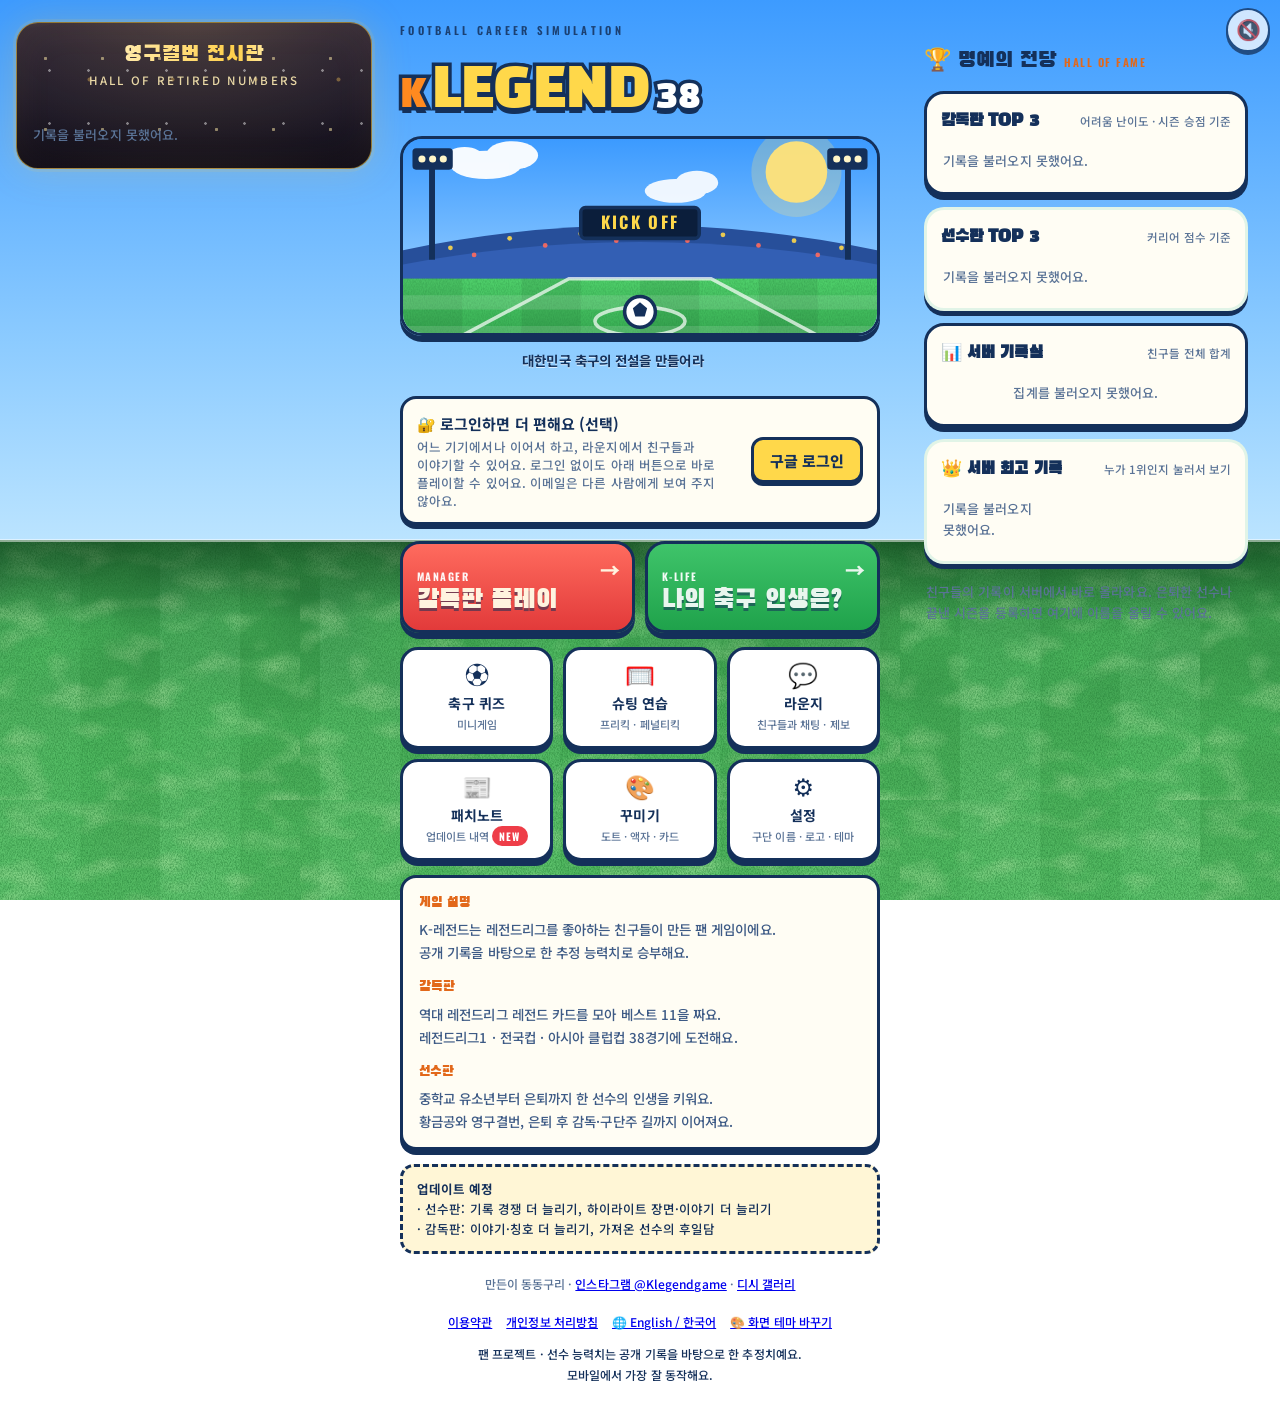
<file: index.html>
<!doctype html>
<html lang="ko">
<head>
<meta charset="utf-8">
<meta name="viewport" content="width=device-width, initial-scale=1, viewport-fit=cover">
<meta name="theme-color" content="#05070f">
<link rel="manifest" href="manifest.webmanifest">
<link rel="apple-touch-icon" href="img/apple-touch-icon.png">
<title>K-레전드 | 대한민국 축구의 전설을 만들어라</title>
<meta property="og:type" content="website">
<meta property="og:site_name" content="K-레전드">
<meta property="og:title" content="K-레전드 | 대한민국 축구의 전설을 만들어라">
<meta property="og:description" content="중학교 유소년부터 은퇴까지, 한 선수의 인생을 키우는 축구 커리어 시뮬레이션. 훈련·이적·국가대표·황금공까지 당신의 선택으로 전설을 만드세요.">
<meta property="og:url" content="https://klegendgame.com/">
<meta property="og:image" content="https://klegendgame.com/img/og.jpg">
<meta property="og:image:width" content="800"><meta property="og:image:height" content="420">
<meta name="twitter:card" content="summary_large_image"><meta name="twitter:title" content="K-레전드 | 대한민국 축구의 전설을 만들어라"><meta name="twitter:description" content="중학교 유소년부터 은퇴까지, 한 선수의 인생을 키우는 축구 커리어 시뮬레이션. 훈련·이적·국가대표·황금공까지 당신의 선택으로 전설을 만드세요."><meta name="twitter:image" content="https://klegendgame.com/img/og.jpg">
<link rel="canonical" href="https://klegendgame.com/">
<meta name="description" content="중학교 유소년부터 은퇴까지, 한 선수의 인생을 키우는 축구 커리어 시뮬레이션. 훈련·이적·국가대표·황금공까지 당신의 선택으로 전설을 만드세요.">
<link rel="preconnect" href="https://fonts.googleapis.com">
<link rel="preconnect" href="https://fonts.gstatic.com" crossorigin>
<link rel="stylesheet" href="https://fonts.googleapis.com/css2?family=Black+Han+Sans&family=Oswald:wght@500;600;700&family=Noto+Sans+KR:wght@400;500;700&family=Noto+Serif+KR:wght@600;700;800&display=swap">
<style>
:root{--bg0:#05070f;--panel:#0e1631;--panel2:#142046;--line:rgba(120,150,255,.18);--txt:#eaf0ff;--muted:#8d9bc4;--acc:#19f2a3;--acc-ink:#04281b;--acc2:#27d7ff;--gold:#ffcf4a;
 --f-head:"Black Han Sans","Noto Sans KR",system-ui,sans-serif;--f-num:"Oswald","Noto Sans KR",system-ui,sans-serif;--f-body:"Noto Sans KR",system-ui,-apple-system,"Apple SD Gothic Neo","Malgun Gothic",sans-serif;color-scheme:dark}
*{box-sizing:border-box;margin:0;padding:0;-webkit-tap-highlight-color:transparent}
html{background:var(--bg0)}
body{min-height:100dvh;color:var(--txt);font:15px/1.55 var(--f-body);display:flex;justify-content:center;
 background:radial-gradient(900px 520px at 85% -8%,rgba(60,90,255,.28),transparent 60%),radial-gradient(700px 420px at -8% 12%,rgba(25,242,163,.14),transparent 60%),linear-gradient(180deg,#070c1c,#05070f 40%);background-attachment:fixed;
 padding:env(safe-area-inset-top,0) 0 env(safe-area-inset-bottom,0)}
main{width:100%;max-width:480px;padding:22px 16px 40px;display:grid;gap:14px;align-content:start}
.wrap{width:100%;max-width:480px;display:grid;grid-template-areas:"m" "j" "h"}
.wrap>main{grid-area:m}.wrap>#jerCol{grid-area:j;padding:0 16px}.wrap>#hofCol{grid-area:h}
.col{display:grid;gap:14px;align-content:start}
@media(min-width:900px){body{justify-content:center}.wrap{max-width:1020px;grid-template-columns:480px 1fr;grid-template-areas:"m h" "j h";gap:20px 28px;padding:22px 16px 40px;align-items:start}.wrap>main{padding:0;max-width:none}.wrap>#jerCol,.wrap>#hofCol{padding:0}}
@media(min-width:1280px){.wrap{max-width:1500px;grid-template-columns:1fr 480px 1fr;grid-template-areas:"j m h";gap:28px}}
.hof{display:grid;gap:12px}
.hof h2{font-family:var(--f-head);font-weight:400;font-size:22px;display:flex;align-items:center;gap:8px}
.hof h2 small{font:600 11px var(--f-num);letter-spacing:.14em;color:var(--gold)}
.board{border-radius:20px;padding:14px;background:linear-gradient(160deg,rgba(255,207,74,.10),rgba(14,22,49,.9) 40%);border:1px solid rgba(255,207,74,.28);display:grid;gap:10px;position:relative;overflow:hidden}
.board.p{background:linear-gradient(160deg,rgba(39,215,255,.10),rgba(14,22,49,.9) 40%);border-color:rgba(39,215,255,.28)}
.board .bt{display:flex;justify-content:space-between;align-items:baseline}
.board .bt b{font-family:var(--f-head);font-weight:400;font-size:17px}
.board .bt small{color:var(--muted);font-size:11.5px}
.rk{width:100%;text-align:left;color:inherit;font:inherit;cursor:pointer;display:grid;grid-template-columns:44px 1fr auto;gap:10px;align-items:center;padding:10px 12px;border-radius:14px;background:rgba(255,255,255,.04);border:1px solid var(--line)}
.rk .no{width:40px;height:40px;border-radius:50%;display:grid;place-items:center;font:700 19px var(--f-num);color:#1a1300}
.rk.r1{background:linear-gradient(90deg,rgba(255,207,74,.22),rgba(255,255,255,.03));border-color:rgba(255,207,74,.6);box-shadow:0 0 22px rgba(255,207,74,.18)}
.rk.r1 .no{background:linear-gradient(135deg,#ffe38a,#e0a82a)}
.rk.r2 .no{background:linear-gradient(135deg,#f2f5ff,#aab4cf)}
.rk.r3 .no{background:linear-gradient(135deg,#f0c19a,#c07a3b)}
.rk .who{min-width:0}.rk .who b{display:block;font-size:15px;white-space:nowrap;overflow:hidden;text-overflow:ellipsis}
.rk .who small{display:block;color:var(--muted);font-size:12px;white-space:nowrap;overflow:hidden;text-overflow:ellipsis}
.rk .sc{text-align:right;font:700 20px var(--f-num);color:var(--gold)}
.rk .sc small{display:block;font:500 11px var(--f-body);color:var(--muted)}
.rk.r1 .who b{font-size:17px}
.empty{color:var(--muted);font-size:13px;padding:6px 2px}
/* ===== 영구결번 전시관 ===== */
.jersey{position:relative;overflow:hidden;border-radius:22px;padding:18px 14px 16px;display:grid;gap:12px;
 background:radial-gradient(520px 300px at 50% -6%,rgba(255,214,120,.22),transparent 62%),linear-gradient(180deg,#1b1530 0%,#120f24 55%,#0a0816 100%);
 border:1px solid rgba(255,207,74,.55);box-shadow:0 0 0 3px rgba(255,207,74,.10),0 0 38px rgba(255,190,60,.22),inset 0 0 40px rgba(255,200,90,.07)}
.jersey::before{content:"";position:absolute;inset:0;pointer-events:none;background:conic-gradient(from 200deg at 50% -12%,transparent 0 62deg,rgba(255,225,150,.16) 70deg,transparent 80deg 100deg,rgba(255,225,150,.12) 108deg,transparent 118deg 360deg);animation:beam 7s ease-in-out infinite alternate}
.jersey::after{content:"";position:absolute;inset:0;pointer-events:none;background-image:radial-gradient(circle,rgba(255,236,170,.95) 1.3px,transparent 2px),radial-gradient(circle,rgba(255,255,255,.8) 1px,transparent 1.6px),radial-gradient(circle,rgba(255,200,90,.7) 1.6px,transparent 2.4px);background-size:57px 71px,39px 53px,83px 97px;background-position:0 0,13px 21px,31px 8px;opacity:.55;animation:tw 4.5s linear infinite}
@keyframes beam{from{transform:rotate(-3deg);opacity:.75}to{transform:rotate(3deg);opacity:1}}
@keyframes tw{0%{background-position:0 0,13px 21px,31px 8px;opacity:.35}50%{opacity:.75}100%{background-position:0 71px,13px 74px,31px 105px;opacity:.35}}
.jersey>*{position:relative;z-index:1}
.jersey .bt{display:grid;justify-items:center;text-align:center;gap:2px}
.jersey .bt b{font:400 22px var(--f-head);letter-spacing:.04em;background:linear-gradient(90deg,#ffe9a8,#ffcf4a 40%,#fff3c4 55%,#ffcf4a 70%,#ffe9a8);background-size:200% 100%;-webkit-background-clip:text;background-clip:text;color:transparent;animation:shine2 3.2s linear infinite}
.jersey .bt small{color:#e9d8a6;font-size:11.5px;letter-spacing:.2em}
@keyframes shine2{to{background-position:-200% 0}}
.jstat{display:flex;gap:16px;justify-content:center;color:var(--muted);font-size:12.5px}.jstat b{color:var(--gold);font:700 20px var(--f-num);text-shadow:0 0 12px rgba(255,200,60,.6)}
.jwall{display:grid;grid-template-columns:repeat(2,1fr);gap:14px 10px;padding-top:6px}
.jw{position:relative;color:inherit;font:inherit;cursor:pointer;display:grid;justify-items:center;gap:3px;padding:26px 6px 10px;border-radius:16px;overflow:hidden;
 background:radial-gradient(130px 130px at 50% 38%,rgba(255,214,120,.20),transparent 70%),linear-gradient(180deg,rgba(255,255,255,.05),rgba(255,255,255,.015));
 border:1px solid rgba(255,207,74,.35);box-shadow:inset 0 0 22px rgba(255,200,90,.08),0 8px 18px rgba(0,0,0,.35);transition:transform .2s,box-shadow .2s}
.jw::before{content:"";position:absolute;left:50%;top:0;width:2px;height:20px;background:linear-gradient(#ffe9a8,rgba(255,207,74,.2));transform:translateX(-50%)}
.jw::after{content:"";position:absolute;top:0;left:-60%;width:40%;height:100%;background:linear-gradient(100deg,transparent,rgba(255,255,255,.22),transparent);transform:skewX(-18deg);animation:glint 5.5s ease-in-out infinite}
.jw:nth-child(2n)::after{animation-delay:1.4s}.jw:nth-child(3n)::after{animation-delay:2.8s}
@keyframes glint{0%,70%{left:-60%}100%{left:140%}}
.jw:hover{transform:translateY(-3px);box-shadow:inset 0 0 26px rgba(255,200,90,.14),0 12px 24px rgba(0,0,0,.45),0 0 22px rgba(255,200,90,.3)}
.jw svg{width:100%;max-width:150px;height:auto;filter:drop-shadow(0 8px 14px rgba(0,0,0,.55)) drop-shadow(0 0 10px rgba(255,214,120,.25));transform-origin:50% 0;animation:sway 3.4s ease-in-out infinite}
.jw:nth-child(2n) svg{animation-delay:-1.4s}.jw:nth-child(3n) svg{animation-delay:-2.6s}
@keyframes sway{0%,100%{transform:rotate(-5deg) translateX(-2px)}50%{transform:rotate(5deg) translateX(2px)}}
.jw.mid{padding-top:30px}.jw.mid svg{max-width:120px}.jw.mid .plaque b{font-size:13px}.jw.mid .plaque small{font-size:10.5px}
.jminis{grid-column:1/-1;display:grid;grid-template-columns:repeat(4,1fr);gap:8px 6px;padding-top:4px}
.jmini{color:inherit;font:inherit;cursor:pointer;display:grid;justify-items:center;gap:1px;padding:6px 2px;border-radius:12px;background:rgba(255,255,255,.04);border:1px solid rgba(255,207,74,.22);min-height:44px}
.jmini svg{width:100%;max-width:52px;height:auto;transform-origin:50% 0;animation:sway 3s ease-in-out infinite}.jmini:nth-child(2n) svg{animation-delay:-1.1s}.jmini:nth-child(3n) svg{animation-delay:-2.2s}.jmini b{font-size:11px;max-width:100%;white-space:nowrap;overflow:hidden;text-overflow:ellipsis}.jmini small{font-size:9.5px;color:var(--muted);max-width:100%;white-space:nowrap;overflow:hidden;text-overflow:ellipsis}
.jmore{grid-column:1/-1;text-align:center;color:var(--muted);font-size:12px;margin:0}
.jw.big{grid-column:1/-1;padding-top:30px;border-color:rgba(255,207,74,.8);box-shadow:inset 0 0 30px rgba(255,200,90,.16),0 10px 24px rgba(0,0,0,.45),0 0 30px rgba(255,190,60,.32)}
.jw.big svg{max-width:190px}
.jw .new{position:absolute;right:8px;top:8px;font:700 10px var(--f-num);letter-spacing:.12em;padding:2px 8px;border-radius:999px;background:linear-gradient(90deg,#ffcf4a,#ff9d2e);color:#3a2300;box-shadow:0 0 10px rgba(255,190,60,.6);z-index:2}
.plaque{display:grid;justify-items:center;gap:1px;width:100%;margin-top:2px;padding:6px 8px;border-radius:10px;background:linear-gradient(180deg,#e9c46a,#b88a20);color:#2a1a00;box-shadow:inset 0 1px 0 rgba(255,255,255,.55),0 2px 6px rgba(0,0,0,.4)}
.plaque b{font-size:14px;max-width:100%;white-space:nowrap;overflow:hidden;text-overflow:ellipsis;color:#2a1a00}
.plaque .pq{font-style:normal;font-size:11px;line-height:1.35;color:#3a2600;text-align:center;margin-top:3px;padding-top:3px;border-top:1px solid rgba(74,48,0,.3);display:-webkit-box;-webkit-line-clamp:3;-webkit-box-orient:vertical;overflow:hidden}
.plaque small{font-size:11px;color:#4a3000;max-width:100%;white-space:nowrap;overflow:hidden;text-overflow:ellipsis}
@media(prefers-reduced-motion:reduce){.jersey::before,.jersey::after,.jw::after,.jw svg,.jmini svg,.jersey .bt b{animation:none}}
.jc{display:grid;grid-template-columns:auto 1fr;gap:2px 10px;align-items:center;padding:8px 10px;border-radius:12px;background:rgba(255,255,255,.04);border:1px solid var(--line)}
.jc .n{grid-row:span 2;font:700 26px var(--f-num);color:#ffd1d1;min-width:34px;text-align:center;text-shadow:0 0 14px rgba(255,90,90,.55)}
.jc b{font-size:13.5px;white-space:nowrap;overflow:hidden;text-overflow:ellipsis}.jc small{color:var(--muted);font-size:11.5px;white-space:nowrap;overflow:hidden;text-overflow:ellipsis}
.recgrid{display:grid;grid-template-columns:1fr 1fr;gap:8px}
.rec{color:inherit;font:inherit;text-align:left;cursor:pointer;display:grid;gap:1px;padding:9px 10px;border-radius:12px;background:rgba(255,255,255,.04);border:1px solid var(--line)}
.rec small{color:var(--muted);font-size:11.5px}.rec b{font:700 20px var(--f-num);color:var(--gold)}.rec span{font-size:12.5px;white-space:nowrap;overflow:hidden;text-overflow:ellipsis}
@media(max-width:560px){.recgrid{grid-template-columns:1fr 1fr}}
.jstat{display:flex;gap:14px;color:var(--muted);font-size:12.5px}.jstat b{color:var(--gold);font:700 18px var(--f-num)}

.brand{display:flex;align-items:baseline;gap:6px;font-family:var(--f-head);font-size:30px;line-height:1}
.brand .k{color:var(--acc);font-size:38px}.brand b{font-weight:400;color:var(--gold);font-size:38px}
.sub{color:var(--muted);font-size:13.5px;margin-top:-6px}
.modes{display:grid;grid-template-columns:1fr 1fr;gap:10px}
.mode{position:relative;display:grid;gap:2px;padding:14px 14px 12px;border-radius:16px;text-decoration:none;color:#04281b;min-height:92px;align-content:end;overflow:hidden}
.mode.m{background:linear-gradient(135deg,var(--acc),#12c987)}.mode.p{background:linear-gradient(135deg,var(--acc2),#2f9bff);color:#041c2b}
.mode small{font:700 10.5px var(--f-num);letter-spacing:.14em;opacity:.7}.mode b{font:400 20px/1.15 var(--f-head)}
.mode i{position:absolute;right:12px;top:10px;font-style:normal;font-weight:900;font-size:20px}
.mode .save{font-size:11.5px;color:inherit;opacity:.85;min-height:0;font-weight:700}
.plink{display:flex;align-items:center;gap:8px;min-height:44px;padding:0 14px;border-radius:14px;border:1px solid var(--line);background:rgba(255,255,255,.04);color:var(--txt);text-decoration:none;font-weight:700;font-size:14px}
.newdot{font:700 10.5px var(--f-num);letter-spacing:.1em;padding:2px 7px;border-radius:999px;background:#ff4d6d;color:#fff}
.modeinfo{color:var(--muted);font-size:12.5px;margin-top:-4px}.modeinfo b{color:var(--txt)}
.card{display:grid;gap:10px;padding:18px 16px;border-radius:20px;text-decoration:none;color:inherit;background:linear-gradient(135deg,var(--panel2),var(--panel));border:1px solid var(--line);position:relative;overflow:hidden;min-height:150px}
.card::after{content:"";position:absolute;right:-30px;top:-30px;width:140px;height:140px;border-radius:50%;opacity:.18}
.card.m::after{background:var(--acc)}.card.p::after{background:var(--acc2)}
.card small{color:var(--acc);font-family:var(--f-num);letter-spacing:.14em;font-weight:600}
.card h2{font-family:var(--f-head);font-weight:400;font-size:26px;line-height:1.2}
.card p{color:var(--muted);font-size:13.5px}
.card .go{margin-top:4px;display:flex;justify-content:space-between;align-items:center;min-height:50px;padding:0 18px;border-radius:14px;background:linear-gradient(90deg,var(--acc),#12c987);color:var(--acc-ink);font-weight:900}
.card.p .go{background:linear-gradient(90deg,var(--acc2),#2f9bff)}
.save{font-size:12.5px;color:var(--gold);min-height:18px}
.soon{padding:12px 14px;border-radius:14px;border:1px dashed var(--line);color:var(--muted);font-size:12.5px}
@media(max-width:560px){.jersey{padding:14px 10px}.jwall{grid-template-columns:repeat(2,1fr);gap:12px 8px}.jw svg{max-width:112px}.jw.big svg{max-width:150px}.hof h2{font-size:19px}.board{padding:12px}.rk{padding:8px 10px}.rk .who small{white-space:normal}}
footer{color:var(--muted);font-size:12px;text-align:center;line-height:1.7;margin-top:6px}
body{word-break:keep-all;overflow-wrap:break-word;-webkit-text-size-adjust:100%;text-size-adjust:100%}
.livefeed{display:grid;gap:6px;margin-top:8px}.lf{display:flex;gap:6px;align-items:baseline;font-size:12.5px;padding:7px 10px;border-radius:10px;background:rgba(255,255,255,.04);border:1px solid var(--line)}.lf small{margin-left:auto;color:var(--muted);white-space:nowrap}.lf b{white-space:nowrap}
.acct{margin:10px 0 2px;padding:12px 14px;border-radius:16px;background:#fffdf3;border:3px solid #14305a;box-shadow:0 4px 0 #14305a;color:#14305a;display:flex;align-items:center;gap:12px}.acct b{font-size:15px}.acct small{display:block;font-size:12.5px;color:#4a6288;line-height:1.45;margin-top:2px}.acct .gbtn{flex:none;min-height:46px;padding:0 16px;border-radius:12px;border:3px solid #14305a;background:#ffd84a;font:800 15px "Noto Sans KR",sans-serif;color:#14305a;box-shadow:0 3px 0 #14305a;cursor:pointer}.acct .gbtn:active{transform:translateY(2px);box-shadow:0 1px 0 #14305a}.acct .gbtn.ghost{background:#e8f4ff}
.menugrid{display:grid;grid-template-columns:repeat(3,1fr);gap:10px}
.mbtn{display:grid;justify-items:center;align-content:center;gap:2px;min-height:96px;padding:12px 6px;border-radius:16px;text-decoration:none;color:var(--txt);background:rgba(255,255,255,.05);border:1px solid var(--line);text-align:center;transition:transform .12s,background .2s}
.mbtn i{font-style:normal;font-size:24px;line-height:1}.mbtn b{font-size:14px;margin-top:4px}.mbtn small{font-size:11px;color:var(--muted)}
.mbtn:active{transform:scale(.97)}
.about{display:grid;gap:4px;padding:14px 16px;border-radius:16px;background:rgba(255,255,255,.035);border:1px solid var(--line)}
.about h3{font-size:14px;margin-top:8px;color:var(--acc)}.about h3:first-child{margin-top:0}
.about p{font-size:13.5px;line-height:1.7;color:var(--muted)}
/* 감독판은 디버깅이 끝날 때까지 화면에서만 숨겨 둬요. 다시 보이려면 <body class="show-mgr"> 로 바꾸세요 (파일은 그대로 있어요) */
#pwaBtn[hidden]{display:none!important}
body:not(.show-mgr) .mgr-only{display:none!important}
body:not(.show-mgr) .modes{grid-template-columns:1fr!important}.sub{padding-right:54px}
</style>
<link rel="stylesheet" href="css/matchday.css">
<link rel="stylesheet" href="css/arcade.css">
<link rel="stylesheet" href="css/cosmetics.css">
</head>
<body class="show-mgr">
<div class="wrap">
<main>
  <div class="brand"><span class="k">K</span>LEGEND<b class="mgr-only">38</b></div>
  <div class="arc-hero" aria-hidden="true"><svg viewBox="0 0 400 200" preserveAspectRatio="xMidYMid slice">
   <defs><filter id="ah-grain" x="0" y="0" width="100%" height="100%"><feTurbulence type="fractalNoise" baseFrequency="1.1 .5" numOctaves="2" seed="5"/><feColorMatrix values="0 0 0 0 .02 0 0 0 0 .24 0 0 0 0 .05 0 0 0 1.2 -.4"/></filter><linearGradient id="ah-sky" x1="0" y1="0" x2="0" y2="1"><stop offset="0" stop-color="#2f93ff"/><stop offset="1" stop-color="#b9e2ff"/></linearGradient>
   <linearGradient id="ah-grass" x1="0" y1="0" x2="0" y2="1"><stop offset="0" stop-color="#4fcf6a"/><stop offset="1" stop-color="#2f9f4a"/></linearGradient></defs>
   <rect width="400" height="200" fill="url(#ah-sky)"/>
   <circle cx="332" cy="46" r="26" fill="#ffe27a" opacity=".95"/><circle cx="332" cy="46" r="38" fill="#ffe27a" opacity=".25"/>
   <g class="cloud" fill="#fff" opacity=".95"><ellipse cx="70" cy="40" rx="30" ry="12"/><ellipse cx="92" cy="32" rx="22" ry="12"/><ellipse cx="52" cy="34" rx="16" ry="9"/></g>
   <g class="cloud c2" fill="#fff" opacity=".9"><ellipse cx="230" cy="62" rx="26" ry="10"/><ellipse cx="248" cy="55" rx="18" ry="10"/></g>
   <!-- 관중석 -->
   <path d="M0 112 Q200 70 400 112 L400 140 L0 140Z" fill="#274f9a"/><path d="M0 124 Q200 86 400 124 L400 140 L0 140Z" fill="#335fb4"/>
   <g fill="#ffd84a" opacity=".9"><circle cx="40" cy="110" r="2"/><circle cx="90" cy="102" r="2"/><circle cx="150" cy="98" r="2"/><circle cx="210" cy="96" r="2"/><circle cx="270" cy="99" r="2"/><circle cx="330" cy="104" r="2"/><circle cx="370" cy="110" r="2"/></g>
   <g fill="#ff6b5e" opacity=".9"><circle cx="60" cy="116" r="2"/><circle cx="120" cy="108" r="2"/><circle cx="180" cy="104" r="2"/><circle cx="240" cy="104" r="2"/><circle cx="300" cy="108" r="2"/><circle cx="350" cy="116" r="2"/></g>
   <!-- 조명탑 -->
   <g><rect x="22" y="40" width="5" height="80" fill="#14305a"/><rect x="8" y="26" width="34" height="18" rx="3" fill="#14305a"/><g fill="#fff6c8"><circle cx="16" cy="35" r="3"/><circle cx="25" cy="35" r="3"/><circle cx="34" cy="35" r="3"/></g>
   <rect x="373" y="40" width="5" height="80" fill="#14305a"/><rect x="358" y="26" width="34" height="18" rx="3" fill="#14305a"/><g fill="#fff6c8"><circle cx="366" cy="35" r="3"/><circle cx="375" cy="35" r="3"/><circle cx="384" cy="35" r="3"/></g></g>
   <!-- 전광판 -->
   <rect x="150" y="76" width="100" height="26" rx="4" fill="#0b1e3b" stroke="#14305a" stroke-width="3"/><text x="200" y="94" text-anchor="middle" font-family="Oswald,sans-serif" font-size="14" font-weight="700" fill="#ffd84a" letter-spacing="2">KICK OFF</text>
   <!-- 잔디와 줄무늬 -->
   <rect y="136" width="400" height="64" fill="url(#ah-grass)"/>
   <g fill="#000" opacity=".07"><rect x="0" y="136" width="50" height="64"/><rect x="100" y="136" width="50" height="64"/><rect x="200" y="136" width="50" height="64"/><rect x="300" y="136" width="50" height="64"/></g><rect y="136" width="400" height="64" filter="url(#ah-grain)" opacity=".5"/>
   <g fill="#fff" opacity=".13"><path d="M0 150 L400 150 L400 162 L0 162Z"/><path d="M0 176 L400 176 L400 190 L0 190Z"/></g>
   <path d="M20 200 L140 136 L260 136 L380 200" fill="none" stroke="#fff" stroke-width="3" opacity=".7"/><ellipse cx="200" cy="172" rx="38" ry="12" fill="none" stroke="#fff" stroke-width="3" opacity=".7"/>
   <!-- 공 -->
   <g class="ball"><circle cx="200" cy="164" r="13" fill="#fff" stroke="#14305a" stroke-width="3"/><polygon points="200,156 206,161 204,168 196,168 194,161" fill="#14305a"/></g>
   </svg></div>
  <p class="sub">대한민국 축구의 전설을 만들어라</p>
  <div id="acct" class="acct" hidden></div>
  <div class="modes">
    <a class="mode m mgr-only" href="manager.html"><small>MANAGER</small><b>감독판 플레이</b><span class="save" id="saveM"></span><i>→</i></a>
    <a class="mode p" href="player.html"><small>K-LIFE</small><b>나의 축구 인생은?</b><span class="save" id="saveP"></span><i>→</i></a>
  </div>
  <div class="menugrid">
    <a class="mbtn" href="player.html#go=quiz"><i>⚽</i><b>축구 퀴즈</b><small>미니게임</small></a>
    <a class="mbtn" href="practice.html"><i>🥅</i><b>슈팅 연습</b><small>프리킥 · 페널티킥</small></a>
    <a class="mbtn" href="lounge.html"><i>💬</i><b>라운지</b><small>친구들과 채팅 · 제보</small></a>
    <a class="mbtn" href="patch-notes.html"><i>📰</i><b>패치노트</b><small>업데이트 내역 <span class="newdot" id="pnNew" hidden>NEW</span></small></a>
    <a class="mbtn" href="player.html#go=cos"><i>🎨</i><b>꾸미기</b><small>도트 · 액자 · 카드</small></a>
    <a class="mbtn" href="player.html#go=settings"><i>⚙</i><b>설정</b><small>구단 이름 · 로고 · 테마</small></a>
    <a class="mbtn" href="javascript:void(0)" id="pwaBtn" hidden><i>📲</i><b>앱으로 설치</b><small>홈 화면에 추가</small></a>
  </div>
  <section class="about">
    <h3>게임 설명</h3>
    <p>K-레전드는 레전드리그를 좋아하는 친구들이 만든 팬 게임이에요.<br>공개 기록을 바탕으로 한 추정 능력치로 승부해요.</p>
    <h3 class="mgr-only">감독판</h3>
    <p class="mgr-only">역대 레전드리그 레전드 카드를 모아 베스트 11을 짜요.<br>레전드리그1 · 전국컵 · 아시아 클럽컵 38경기에 도전해요.</p>
    <h3>선수판</h3>
    <p>중학교 유소년부터 은퇴까지 한 선수의 인생을 키워요.<br>황금공와 영구결번, 은퇴 후 감독·구단주 길까지 이어져요.</p>
  </section>
  <div class="soon"><b>업데이트 예정</b><br>· 선수판: 기록 경쟁 더 늘리기, 하이라이트 장면·이야기 더 늘리기<br>· 감독판: 이야기·칭호 더 늘리기, 가져온 선수의 후일담<br></div>
  <div id="support" class="soon" style="display:none"></div>
  <div class="adslot" data-slot="home"></div>
  <footer><p id="opLine" class="muted" style="font-size:12px;margin-bottom:6px"></p><a href="terms.html" class="lnk" style="display:inline-block;min-height:44px;line-height:44px;margin-right:14px">이용약관</a><a href="privacy.html" class="lnk" style="display:inline-block;min-height:44px;line-height:44px;margin-right:14px">개인정보 처리방침</a><a href="#" id="langBtn" class="lnk" data-noi18n style="display:inline-block;min-height:44px;line-height:44px;margin-right:14px" onclick="KL_I18N&&KL_I18N.toggle();return false">🌐 English / 한국어</a><a href="#" id="themeBtn" class="lnk" style="display:inline-block;min-height:44px;line-height:44px">🎨 화면 테마 바꾸기</a><br>팬 프로젝트 · 선수 능력치는 공개 기록을 바탕으로 한 추정치예요.<br>모바일에서 가장 잘 동작해요.</footer>
</main>
<aside class="col" id="jerCol">
  <section class="jersey"><div class="bt"><b>영구결번 전시관</b><small>HALL OF RETIRED NUMBERS</small></div><div class="jstat" id="jStat"></div><div class="jwall" id="jGrid"><p class="empty">불러오는 중…</p></div></section>
</aside>
<aside class="col hof" id="hofCol" style="padding:22px 16px 0 16px">
  <h2>🏆 명예의 전당 <small>HALL OF FAME</small></h2>
  <section class="board mgr-only"><div class="bt"><b>감독판 TOP 3</b><small>어려움 난이도 · 시즌 승점 기준</small></div><div id="hofM"><p class="empty">불러오는 중…</p></div></section>
  <section class="board p"><div class="bt"><b>선수판 TOP 3</b><small>커리어 점수 기준</small></div><div id="hofP"><p class="empty">불러오는 중…</p></div></section>
  <section class="board"><div class="bt"><b>📊 서버 기록실</b><small>친구들 전체 합계</small></div><div class="jstat" id="srvStat" style="flex-wrap:wrap"><span class="empty">불러오는 중…</span></div></section>
  <section class="board" id="liveBoard" style="display:none"><div class="bt"><b>🔴 지금 K-레전드는</b><small>실시간 활동</small></div><div class="jstat" id="liveStat" style="flex-wrap:wrap"></div><div id="liveFeed" class="livefeed"></div></section>
  <section class="board p"><div class="bt"><b>👑 서버 최고 기록</b><small>누가 1위인지 눌러서 보기</small></div><div class="recgrid" id="srvRec"><p class="empty">불러오는 중…</p></div></section>
  <p class="empty">친구들의 기록이 서버에서 바로 올라와요. 은퇴한 선수나 끝낸 시즌을 등록하면 여기에 이름을 올릴 수 있어요.</p>
</aside>
</div>
<script src="js/theme.js"></script>
<script src="js/guard.js"></script>
<script src="js/errwatch.js"></script>
<script src="js/config.js"></script>
<script src="js/auth.js"></script>
<script src="js/patchnotes.js"></script>
<script src="js/audio-manifest.js"></script>
<script src="js/bgm.js"></script>
<script src="js/kits.js"></script>
<script src="js/hofview.js"></script>
<script src="js/life/cosmetics.js"></script>
<script>
(function(){ try{ var s=localStorage.getItem("kl-patch-seen"); if(window.KL_PATCH_LATEST&&s!==window.KL_PATCH_LATEST) document.getElementById("pnNew").hidden=false; }catch(e){} })();
(function(){
  function rd(k){ try{ return JSON.parse(localStorage.getItem(k)); }catch(e){ return null; } }
  var m=rd("kl38-saves"), p=rd("klife-save");
  var el=document.getElementById("saveM"); if(m&&(Array.isArray(m)?m.length:Object.keys(m).length)) el.textContent="저장된 감독 기록이 있어요";
  var ep=document.getElementById("saveP"); if(p&&p.p&&!p.retired) ep.textContent="이어하기 · "+p.p.name+" ("+(p.year-p.p.born)+"세, "+(p.club?p.club.name:"")+")";
})();
(function(){
  var C=window.KL_CONFIG||{}; var esc=function(s){ return String(s==null?"":s).replace(/[&<>"]/g,function(c){ return {"&":"&amp;","<":"&lt;",">":"&gt;",'"':"&quot;"}[c]; }); };
  /* 실시간 활동: life_live 표가 있으면 오늘 집계와 최근 소식을 보여 줘요(없으면 숨겨요) */
  function liveLoad(){
    var d=new Date(); d.setHours(0,0,0,0);
    get("life_live?select=kind,who,txt,created_at&created_at=gte."+encodeURIComponent(d.toISOString())+"&order=created_at.desc&limit=500").then(function(rows){
      var n={season:0,new:0,retire:0}, who={}, cut=Date.now()-10*60*1000;
      rows.forEach(function(r){ n[r.kind]=(n[r.kind]||0)+1; if(new Date(r.created_at).getTime()>=cut) who[r.who]=1; });
      document.getElementById("liveBoard").style.display="";
      document.getElementById("liveStat").innerHTML='<span><b>'+Object.keys(who).length+'</b> 지금 플레이 중</span><span><b>'+n.season+'</b> 오늘 치른 시즌</span><span><b>'+n["new"]+'</b> 오늘 새 선수</span><span><b>'+n.retire+'</b> 오늘 은퇴</span>';
      document.getElementById("liveFeed").innerHTML=rows.slice(0,6).map(function(r){ var m=Math.max(0,Math.round((Date.now()-new Date(r.created_at).getTime())/60000)); return '<div class="lf"><b>'+esc(r.who)+'</b> '+esc(r.txt)+'<small>'+(m<1?"방금":m<60?m+"분 전":Math.round(m/60)+"시간 전")+'</small></div>'; }).join("")||'<p class="empty">아직 오늘 활동이 없어요.</p>';
    }).catch(function(){});
  }
  function get(path){ return fetch(C.SUPABASE_URL+"/rest/v1/"+path,{headers:{apikey:C.SUPABASE_ANON_KEY,Authorization:"Bearer "+C.SUPABASE_ANON_KEY}}).then(function(r){ if(!r.ok) throw new Error(r.status); return r.json(); }); }
  function rows(list,fn,emptyMsg){ if(!list.length) return '<p class="empty">'+emptyMsg+'</p>'; return list.map(function(x,i){ var o=fn(x); return '<button type="button" class="rk r'+(i+1)+'" data-i="'+i+'"><span class="no">'+(i+1)+'</span><div class="who"><b>'+esc(o.t)+'</b><small>'+esc(o.s)+'</small></div><div class="sc">'+esc(o.v)+'<small>'+esc(o.u)+'</small></div></button>'; }).join(""); }
  var jg=document.getElementById("jGrid"), js=document.getElementById("jStat");
  document.addEventListener("click",function(e){ var rb=e.target.closest(".rec"); if(rb&&window.KLHofView){ get("life_hof?id=eq."+rb.getAttribute("data-rid")+"&select=*").then(function(r){ if(r[0]) KLHofView.player(r[0]); }); return; } var jb=e.target.closest(".jw,.jmini"); if(jb&&window.KLHofView){ var jr=jRows[+jb.getAttribute("data-ri")]; if(jr) KLHofView.player(jr); return; } var b=e.target.closest(".rk"); if(!b||!window.KLHofView) return; var box=b.parentNode.id; var i=+b.getAttribute("data-i"); if(box==="hofM"&&mRows[i]) KLHofView.manager(mRows[i]); else if(box==="hofP"&&pRows[i]) KLHofView.player(pRows[i]); });
  function hue(s){ var x=0; for(var i=0;i<s.length;i++) x=(x*31+s.charCodeAt(i))%360; return x; }
  function quote(i){ try{ var q=window.KLHofView.tributeQ(jRows[i.ri]); return '<em class="pq">“'+esc(q[0])+'”</em>'; }catch(e){ return ''; } }
  function shirt(n,club){ return window.KL_shirt?window.KL_shirt(n,club):""; }
  function jersey(){
    function q(sel){ return get("life_hof?select="+sel+"&jersey=gt.0&order=created_at.desc&limit=60"); }
    q("*").then(function(l){
      var items=[]; jRows=l; l.forEach(function(x,ri){ if(x.jerseys&&x.jerseys.length) x.jerseys.forEach(function(j){ items.push({n:j.number,club:j.club,name:x.name,by:x.nickname,ri:ri,pk:x.peak||0,sc:x.score||0}); }); else items.push({n:"★",club:x.club,name:x.name,by:x.nickname,ri:ri,pk:x.peak||0,sc:x.score||0}); });
      items.sort(function(a,b){ return (b.sc-a.sc)||(b.pk-a.pk); });
      if(!items.length){ jg.innerHTML='<p class="empty">아직 영구결번이 나오지 않았어요. 한 구단에서 오래, 압도적으로 활약해 보세요.</p>'; js.innerHTML=""; return; }
      var clubs={}; items.forEach(function(i){ clubs[i.club]=1; });
      js.innerHTML='<span><b>'+items.length+'</b> 개 영구결번</span><span><b>'+Object.keys(clubs).length+'</b> 개 구단</span>';
      function big(i,k){ return '<button type="button" class="jw'+(k===0?' big':' mid')+'" data-ri="'+i.ri+'"><span class="new">'+(k===0?'👑 1위':(k+1)+'위')+' · 업적 '+i.sc+'</span>'+shirt(i.n,i.club)+'<span class="plaque"><b>'+esc(i.name)+'</b><small>'+esc(i.club)+' · '+(i.n==="★"?'영구결번':'NO.'+esc(i.n)+' 영구결번')+'</small>'+(k===0?quote(i):'')+'</span></button>'; }
      function mini(i){ return '<button type="button" class="jmini" data-ri="'+i.ri+'">'+shirt(i.n,i.club)+'<b>'+esc(i.name)+'</b><small>'+esc(i.club)+'</small></button>'; }
      var rest=items.slice(3), shown=rest.slice(0,24);
      jg.innerHTML=items.slice(0,3).map(big).join("")+(rest.length?'<div class="jminis">'+shown.map(mini).join("")+'</div>':'')+(rest.length>24?'<p class="jmore">외 '+(rest.length-24)+'개 더 있어요</p>':'');
    }).catch(function(){ jg.innerHTML='<p class="empty">기록을 불러오지 못했어요.</p>'; });
  }
  jersey(); liveLoad(); setInterval(liveLoad,25000);
  var CATS=[["pv","시즌 최고 몸값","억"],["psal","시즌 최고 연봉","억"],["earned","통산 수입","억"],["goals","최다 득점","골"],["assists","최다 도움","도움"],["apps","최다 출전","경기"],["caps","최다 대표팀 출전","경기"],["trophies","최다 우승","회"],["awards","최다 개인 수상","회"],["ballon","최다 황금공","회"],["wc","최다 월드컵 우승","회"],["peak","최고 능력치","OVR"],["score","최고 커리어 점수","점"],["cs","최다 무실점","경기"],["jersey","최다 영구결번","개"],["years","최장 커리어","시즌"]];
  var recRows=[];
  get("life_hof?select=id,name,nickname,pos,club,years,apps,goals,assists,caps,trophies,awards,ballon,wc,peak,score,cs,jersey,pv,psal,earned&limit=1000").catch(function(){ return get("life_hof?select=id,name,nickname,pos,club,years,apps,goals,assists,caps,trophies,awards,ballon,wc,peak,score,cs,jersey&limit=1000"); }).then(function(l){
    recRows=l; document.getElementById("srvRec").innerHTML=CATS.map(function(c,i){ var best=null; l.forEach(function(x){ if((x[c[0]]||0)>(best?best[c[0]]||0:0)) best=x; }); if(!best) return ""; return '<button type="button" class="rec" data-rid="'+best.id+'"><small>'+c[1]+'</small><b>'+(best[c[0]]||0)+' <small>'+c[2]+'</small></b><span>'+esc(best.name)+' · '+esc(best.nickname)+'</span></button>'; }).join("")||'<p class="empty">아직 기록이 없어요.</p>';
  }).catch(function(){ document.getElementById("srvRec").innerHTML='<p class="empty">기록을 불러오지 못했어요.</p>'; });
  get("life_hof?select=goals,assists,ballon,wc,caps,jersey&limit=1000").then(function(l){
    var s={n:l.length,g:0,a:0,b:0,w:0,j:0}; l.forEach(function(x){ s.g+=x.goals||0; s.a+=x.assists||0; s.b+=x.ballon||0; s.w+=x.wc||0; s.j+=x.jersey||0; });
    document.getElementById("srvStat").innerHTML='<span><b>'+s.n+'</b> 명 은퇴</span><span><b>'+s.g+'</b> 골</span><span><b>'+s.a+'</b> 도움</span><span><b>'+s.b+'</b> 황금공</span><span><b>'+s.w+'</b> 월드컵 우승</span>';
  }).catch(function(){ document.getElementById("srvStat").innerHTML='<span class="empty">집계를 불러오지 못했어요.</span>'; });
  var m=document.getElementById("hofM"), p=document.getElementById("hofP");
  if(!C.SUPABASE_URL){ m.innerHTML=p.innerHTML='<p class="empty">서버 설정이 없어요.</p>'; return; }
  var mRows=[], pRows=[], jRows=[];
  get("results?select=nickname,team_name,manager,w,d,l,pts,gf,ga,rank,form,xi,diff,season,team&diff=eq.hard&order=pts.desc,gf.desc&limit=15").then(function(l){ l=l.slice(0,3);
    mRows=l; m.innerHTML=rows(l,function(x){ return {t:x.nickname+" · "+x.team_name,s:x.w+"승 "+x.d+"무 "+x.l+"패 · "+x.rank+"위 · "+x.form+(x.manager?" · 감독 "+x.manager:"")+(x.team&&x.team.ver?" · v"+x.team.ver:""),v:x.pts,u:"승점"}; },"아직 어려움 난이도 기록이 없어요. 어려움으로 시즌을 마치고 첫 기록을 올려 보세요!"); }).catch(function(){ m.innerHTML='<p class="empty">기록을 불러오지 못했어요.</p>'; });
  function loadP(sel){ return get("life_hof?select="+sel+"&order=score.desc&limit=15"); }
  loadP("*").then(function(l){ l=l.slice(0,3);
    pRows=l; p.innerHTML=rows(l,function(x){ return {t:x.name+" · "+x.nickname,s:x.pos+" · "+x.club+" · "+x.years+"년 · "+x.goals+"골 "+x.assists+"도움"+(x.ballon?" · 황금공 "+x.ballon+"회":"")+(x.wc?" · 월드컵 우승":"")+(x.jersey?" · 영구결번":"")+(x.detail&&x.detail.ver?" · v"+(x.detail.ver.end||x.detail.ver.start):""),v:x.score,u:x.grade+" 등급"}; },"아직 은퇴한 선수가 없어요. 첫 레전드가 되어 보세요!"); }).catch(function(){ p.innerHTML='<p class="empty">기록을 불러오지 못했어요.</p>'; });
})();
</script>
<script>(function(){ var A=window.KL_AUTH, box=document.getElementById("acct"); if(!A||!box) return;
  function esc(t){ return String(t).replace(/[&<>"]/g,function(c){ return {"&":"&amp;","<":"&lt;",">":"&gt;",'"':"&quot;"}[c]; }); }
  function draw(){ var u=A.user(); box.hidden=false;
    if(!u){ box.innerHTML='<div style="flex:1"><b>🔐 로그인하면 더 편해요 (선택)</b><small>어느 기기에서나 이어서 하고, 라운지에서 친구들과 이야기할 수 있어요. 로그인 없이도 아래 버튼으로 바로 플레이할 수 있어요. 이메일은 다른 사람에게 보여 주지 않아요.</small></div><button class="gbtn" id="gLogin" type="button">구글 로그인</button>'; document.getElementById("gLogin").onclick=function(){ A.login(); }; }
    else { var nk=""; try{ nk=localStorage.getItem("klife-nick-"+u.id)||""; }catch(e){} box.innerHTML='<div style="flex:1"><b>✓ '+esc(nk||u.name||u.email)+'님, 어서 와요</b><small>저장이 내 계정에 백업되고, 라운지에서 글을 쓸 수 있어요.</small></div><button class="gbtn ghost" id="gOut" type="button">로그아웃</button>'; document.getElementById("gOut").onclick=function(){ A.logout(); }; } }
  A.onChange(draw); A.ready.then(draw); draw(); })();</script>
<script>(function(){ var s=window.KL_SUPPORT; if(!s||(!s.link&&!s.account)) return; var d=document.getElementById("support"); if(!d) return; function e(t){ return String(t).replace(/[&<>"]/g,function(c){ return {"&":"&amp;","<":"&lt;",">":"&gt;",'"':"&quot;"}[c]; }); } d.style.display="block"; d.innerHTML="<b>개발자 응원하기</b><br>"+e(s.text||"재밌게 즐기셨다면 개발을 응원해 주세요. 후원은 선택이며, 게임 혜택은 따로 없어요.")+(s.link?'<br><a class="lnk" target="_blank" rel="noopener" href="'+e(s.link)+'">후원 링크 열기</a>':"")+(s.account?"<br>"+e(s.account):""); })();</script>
<script>(function(){var b=document.getElementById("themeBtn");if(b)b.addEventListener("click",function(e){e.preventDefault();if(window.KL_THEME)KL_THEME.toggle();});})();</script>
<script src="js/ads.js"></script>
<script src="js/virtual_map.js"></script><script src="js/josa.js"></script>
<script src="js/i18n.js"></script>
<script src="js/pwa.js"></script>
<script>(function(){var o=window.KL_OPERATOR||{},p=document.getElementById("opLine");if(!p)return;var t=[];if(o.name)t.push("만든이 "+o.name);if(o.email)t.push("문의 "+o.email);var ig=(window.KL_SOCIAL||{}).instagram;if(t.length)p.textContent=t.join(" · ");if(ig){if(t.length)p.appendChild(document.createTextNode(" · "));var a=document.createElement("a");a.href="https://www.instagram.com/"+ig+"/";a.target="_blank";a.rel="noopener";a.className="lnk";a.setAttribute("data-noi18n","1");a.textContent="인스타그램 @"+ig;p.appendChild(a);}var dc=(window.KL_SOCIAL||{}).dc;if(dc){if(p.childNodes.length)p.appendChild(document.createTextNode(" · "));var b=document.createElement("a");b.href=dc;b.target="_blank";b.rel="noopener";b.className="lnk";b.textContent="디시 갤러리";p.appendChild(b);p.style.display="";}if(!ig&&!dc&&!t.length)p.style.display="none";})();</script></body>
</html>
</file>
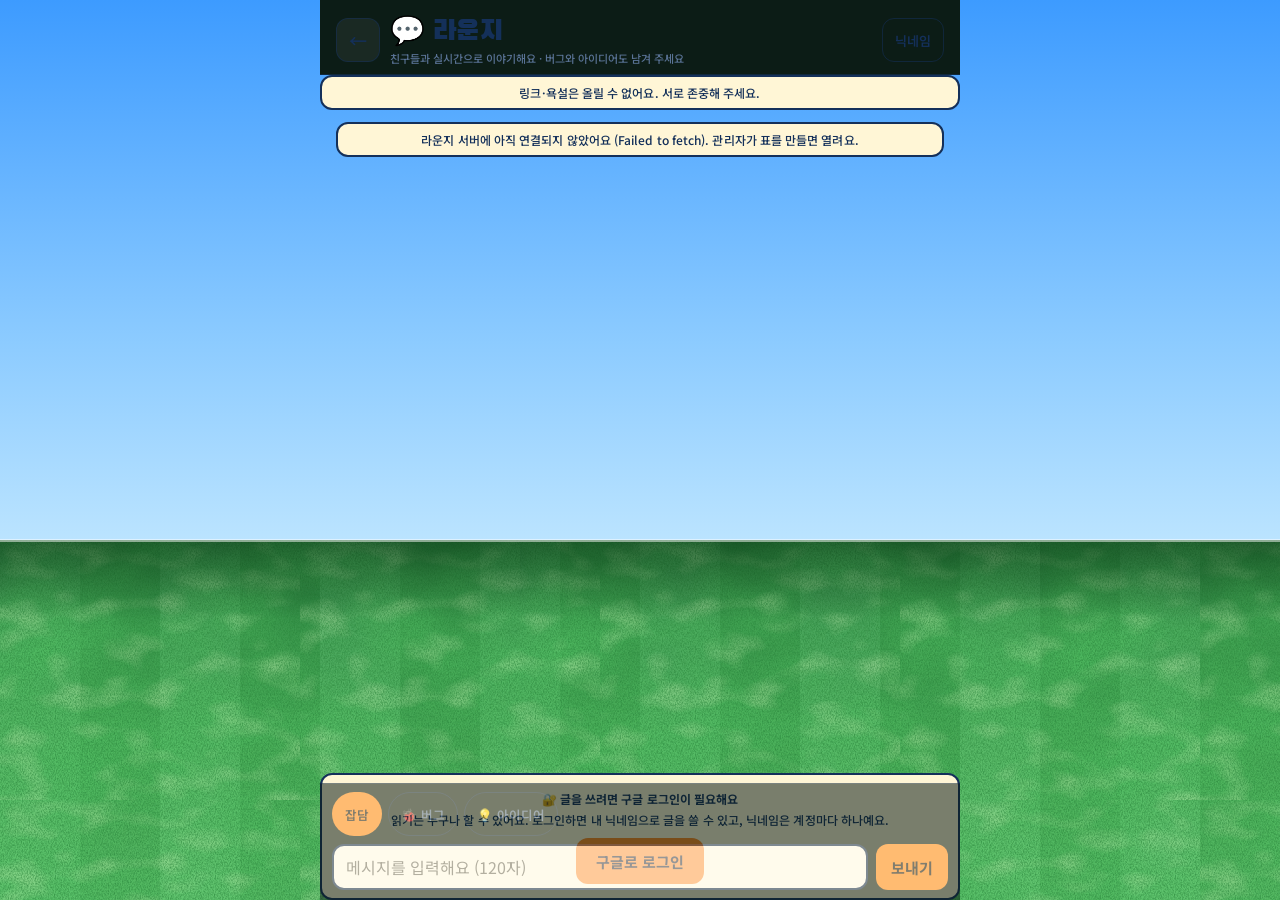
<file: lounge.html>
<!doctype html>
<html lang="ko">
<head>
<meta charset="utf-8">
<meta name="viewport" content="width=device-width, initial-scale=1, viewport-fit=cover">
<meta name="theme-color" content="#0c1c16">
<link rel="manifest" href="manifest.webmanifest">
<link rel="apple-touch-icon" href="img/apple-touch-icon.png">
<title>라운지 · K-레전드</title>
<link rel="stylesheet" href="https://fonts.googleapis.com/css2?family=Black+Han+Sans&family=Noto+Sans+KR:wght@400;500;700&display=swap">
<link rel="stylesheet" href="css/matchday.css">
<link rel="stylesheet" href="css/arcade.css">
<style>
:root{--bg:#0c1c16;--panel:#13291f;--line:rgba(255,255,255,.14);--txt:#f2efe3;--muted:#9fb3a6;--acc:#f2b84b;--me:#1f4a38;--f-head:"Black Han Sans","Noto Sans KR",sans-serif;--f-body:"Noto Sans KR",system-ui,-apple-system,"Apple SD Gothic Neo",sans-serif}
html[data-theme="dark"]{--bg:#05070f;--panel:#0e1631;--me:#1c2c63;--acc:#19f2a3}
*{box-sizing:border-box;margin:0;padding:0;-webkit-tap-highlight-color:transparent}
body{min-height:100dvh;background:var(--bg);color:var(--txt);font:15px/1.5 var(--f-body);display:flex;flex-direction:column;align-items:center}
.wrap{width:100%;max-width:640px;display:flex;flex-direction:column;min-height:100dvh}
header{padding:14px 16px 8px;display:flex;align-items:center;gap:10px;position:sticky;top:0;background:var(--bg);z-index:5;border-bottom:1px solid var(--line)}
header a.back{min-width:44px;min-height:44px;border-radius:12px;border:1px solid var(--line);color:var(--txt);text-decoration:none;display:grid;place-items:center;font-size:18px}
h1{font:400 22px var(--f-head);flex:1}h1 small{display:block;font:500 11px var(--f-body);color:var(--muted)}
.nick{min-height:44px;padding:0 12px;border-radius:12px;border:1px solid var(--line);background:transparent;color:var(--txt);font:600 13px var(--f-body)}
#list{flex:1;padding:12px 16px 110px;display:flex;flex-direction:column;gap:8px}
.msg{max-width:86%;padding:8px 12px;border-radius:14px;background:var(--panel);border:1px solid var(--line);align-self:flex-start;word-break:break-word}
.msg.me{align-self:flex-end;background:var(--me)}
.msg b{font-size:12.5px;color:var(--acc);display:block}
.msg .rep{float:right;min-width:44px;min-height:44px;margin:-12px -12px -8px 0;background:none;border:0;opacity:.5;font-size:15px;cursor:pointer}.msg .rep:active{opacity:1}
.msg small{color:var(--muted);font-size:11px;margin-left:6px}
.tag{display:inline-block;font-size:11px;padding:1px 7px;border-radius:999px;border:1px solid var(--line);margin-right:4px}
.tag.bug{color:#ff8a8a}.tag.idea{color:#8ad7ff}
form{position:fixed;bottom:0;width:100%;max-width:640px;padding:8px 12px calc(10px + env(safe-area-inset-bottom));background:var(--bg);border-top:1px solid var(--line);display:grid;gap:8px}
.kinds{display:flex;gap:6px}.kinds button{min-height:44px;padding:0 12px;border-radius:999px;border:1px solid var(--line);background:transparent;color:var(--muted);font:600 12.5px var(--f-body)}.kinds button.on{background:var(--acc);color:#1a1a1a;border-color:transparent}
.row{display:flex;gap:8px}
input.t{flex:1;min-height:46px;border-radius:12px;border:1px solid var(--line);background:var(--panel);color:var(--txt);padding:0 12px;font:16px var(--f-body)}
button.send{min-width:72px;min-height:46px;border-radius:12px;border:0;background:var(--acc);color:#1a1a1a;font:700 15px var(--f-body)}
.note{color:var(--muted);font-size:12px;text-align:center;padding:6px 16px}
.err{color:#ff8a8a}
.gate{padding:14px 16px;line-height:1.7}.glogin{margin-top:8px;min-height:46px;padding:0 20px;border-radius:12px;border:0;background:var(--acc);color:#1a1a1a;font:700 15px var(--f-body)}
</style>
</head>
<body>
<div class="wrap">
<header><a class="back" href="index.html" aria-label="메인으로">←</a><h1>💬 라운지<small>친구들과 실시간으로 이야기해요 · 버그와 아이디어도 남겨 주세요</small></h1><button class="nick" id="nickBtn">닉네임</button></header>
<div class="note">링크·욕설은 올릴 수 없어요. 서로 존중해 주세요.</div>
<div id="list"></div>
<div id="gate" class="note gate" hidden><b>🔐 글을 쓰려면 구글 로그인이 필요해요</b><br>읽기는 누구나 할 수 있어요. 로그인하면 내 닉네임으로 글을 쓸 수 있고, 닉네임은 계정마다 하나예요.<br><button type="button" id="gLogin" class="glogin">구글로 로그인</button></div>
<form id="f" autocomplete="off">
 <div class="kinds"><button type="button" data-k="talk" class="on">잡담</button><button type="button" data-k="bug">🐞 버그</button><button type="button" data-k="idea">💡 아이디어</button></div>
 <div class="row"><input class="t" id="t" maxlength="120" placeholder="메시지를 입력해요 (120자)" enterkeyhint="send"><button class="send" type="submit">보내기</button></div>
 <div class="note err" id="err" hidden></div>
</form>
</div>
<script src="js/config.js"></script>
<script src="js/auth.js"></script>
<script src="js/theme.js"></script>
<script>
(function(){
"use strict";
var CFG=window.KL_CONFIG||{}, URL_=CFG.SUPABASE_URL+"/rest/v1/life_chat";
var H={apikey:CFG.SUPABASE_ANON_KEY,Authorization:"Bearer "+CFG.SUPABASE_ANON_KEY,"Content-Type":"application/json"};
var list=document.getElementById("list"), t=document.getElementById("t"), err=document.getElementById("err"), kind="talk", last=0, seen={}, lastText="", sendAt=0;
var BAD=["시발","씨발","ㅅㅂ","ㅆㅂ","병신","ㅂㅅ","개새","새끼","지랄","ㅈㄹ","좆","존나","꺼져","닥쳐","미친놈","미친년","섹스","fuck","shit"];
var A=window.KL_AUTH;
function nickKey(){ var id=A&&A.id(); return id?("klife-nick-"+id):"klife-nick"; }
function nick(){ try{ return (localStorage.getItem(nickKey())||"").trim().slice(0,12); }catch(e){ return ""; } }
function authH(tok){ return {apikey:CFG.SUPABASE_ANON_KEY,Authorization:"Bearer "+tok,"Content-Type":"application/json"}; }
/* 닉네임은 구글 계정마다 하나예요. 서버(life_nicks)에 user_id 와 함께 저장돼요 */
async function loadMyNick(){ if(!A||!A.loggedIn()) return ""; var tok=await A.token(); if(!tok) return ""; try{ var r=await fetch(CFG.SUPABASE_URL+"/rest/v1/life_nicks?user_id=eq."+A.id()+"&select=nick",{headers:authH(tok)}); if(r.ok){ var rows=await r.json(); if(rows.length){ try{ localStorage.setItem(nickKey(),rows[0].nick); }catch(e){} return rows[0].nick; } } }catch(e){} return nick(); }
async function saveNick(n){ var tok=await A.token(); if(!tok) return "login"; var base=CFG.SUPABASE_URL+"/rest/v1/life_nicks";
  try{ var r=await fetch(base+"?nick=eq."+encodeURIComponent(n)+"&select=user_id",{headers:H}); var rows=r.ok?await r.json():[]; if(rows.length&&rows[0].user_id!==A.id()) return "taken";
    var mine=await fetch(base+"?user_id=eq."+A.id()+"&select=nick",{headers:authH(tok)}).then(function(x){ return x.json(); }).catch(function(){ return []; });
    var res=(mine&&mine.length)?await fetch(base+"?user_id=eq."+A.id(),{method:"PATCH",headers:Object.assign({Prefer:"return=minimal"},authH(tok)),body:JSON.stringify({nick:n})}):await fetch(base,{method:"POST",headers:Object.assign({Prefer:"return=minimal"},authH(tok)),body:JSON.stringify({nick:n,user_id:A.id()})});
    return res.ok?"ok":(res.status===409?"taken":"fail"); }catch(e){ return "fail"; } }
async function askNick(force){ var n=nick(); if(n&&!force) return n; var v=prompt("라운지에서 쓸 닉네임을 정해 주세요 (최대 12자, 계정마다 하나예요)",n||""); v=(v||"").trim().slice(0,12); if(!v) return n; if(window.KL_BAD&&KL_BAD(v)){ alert("쓸 수 없는 낱말이 들어 있어요. 다른 닉네임으로 해 주세요."); return n; }
  if(v!==n){ var st=await saveNick(v); if(st==="taken"){ err.textContent="이미 다른 친구가 쓰고 있는 닉네임이에요. 다른 이름을 골라 주세요."; err.hidden=false; return n; } if(st!=="ok"){ err.textContent="닉네임을 저장하지 못했어요. 잠시 뒤 다시 해 주세요."; err.hidden=false; return n; } }
  err.hidden=true; try{ localStorage.setItem(nickKey(),v); }catch(e){} document.getElementById("nickBtn").textContent=v||"닉네임"; return v; }
function clean(s){ return s.replace(/\s+/g," ").trim(); }
function bad(s){ var x=s.toLowerCase().replace(/[\s.\-_*]/g,""); if(/(https?:|www\.|\.com|\.net|\.kr|\.io|kakao|open\.kakao|t\.me)/i.test(s)) return "링크는 올릴 수 없어요."; if(/\d{3}[-\s]?\d{3,4}[-\s]?\d{4}/.test(s)) return "전화번호 같은 개인정보는 올릴 수 없어요."; for(var i=0;i<BAD.length;i++) if(x.indexOf(BAD[i])>=0) return "고운 말을 써 주세요."; return ""; }
function esc(s){ return String(s).replace(/[&<>"']/g,function(c){ return {"&":"&amp;","<":"&lt;",">":"&gt;",'"':"&quot;","'":"&#39;"}[c]; }); }
function ago(d){ var s=(Date.now()-new Date(d).getTime())/1000; return s<60?"방금":s<3600?Math.floor(s/60)+"분 전":s<86400?Math.floor(s/3600)+"시간 전":Math.floor(s/86400)+"일 전"; }
var HID={}; try{ HID=JSON.parse(localStorage.getItem('klife-hidden')||'{}'); }catch(e){}
function draw(rows){
  var me=nick(), atBottom=window.innerHeight+window.scrollY>=document.body.scrollHeight-80, html="";
  rows.forEach(function(r){ if(r.id!=null&&HID[r.id]) return; var rep=(r.id!=null&&r.nick!==me)?'<button class="rep" data-id="'+r.id+'" aria-label="신고" title="신고">🚩</button>':''; var tag=r.kind==="bug"?'<span class="tag bug">버그</span>':r.kind==="idea"?'<span class="tag idea">아이디어</span>':""; html+='<div class="msg'+(r.nick===me?" me":"")+'"><b>'+esc(r.nick)+'<small>'+ago(r.created_at)+'</small>'+rep+'</b>'+tag+esc(r.msg)+'</div>'; });
  list.innerHTML=html||'<div class="note">아직 이야기가 없어요. 첫 메시지를 남겨 보세요!</div>';
  if(atBottom||!last) window.scrollTo(0,document.body.scrollHeight); last=rows.length;
}
var all=[], lastTs=null, busy=false;
function load(){
  if(!CFG.SUPABASE_URL||busy) return; busy=true;
  var q=lastTs?(URL_+"?select=id,nick,msg,kind,created_at&created_at=gt."+encodeURIComponent(lastTs)+"&order=created_at.asc&limit=60"):(URL_+"?select=id,nick,msg,kind,created_at&order=created_at.desc&limit=60");
  fetch(q,{headers:H}).then(function(r){ if(!r.ok) throw new Error(r.status); return r.json(); }).then(function(rows){
    if(!lastTs) rows=rows.reverse(); busy=false; err.hidden=true;
    if(rows.length){ all=all.concat(rows).slice(-120); lastTs=rows[rows.length-1].created_at; draw(all); } else if(!lastTs){ draw(all); }
  }).catch(function(e){ busy=false; if(!last){ list.innerHTML='<div class="note err">라운지 서버에 아직 연결되지 않았어요 ('+esc(e.message)+'). 관리자가 표를 만들면 열려요.</div>'; } });
}
document.querySelectorAll(".kinds button").forEach(function(b){ b.addEventListener("click",function(){ kind=b.dataset.k; document.querySelectorAll(".kinds button").forEach(function(x){ x.classList.toggle("on",x===b); }); }); });
document.getElementById("nickBtn").addEventListener("click",function(){ askNick(true); });
list.addEventListener("click",function(e){ var b=e.target.closest(".rep"); if(!b) return; if(!A||!A.loggedIn()){ gate.hidden=false; return; } var id=b.dataset.id; if(!confirm("이 메시지를 신고할까요? 이 기기에서는 바로 숨겨지고, 3명이 신고하면 모두에게 숨겨져요.")) return; HID[id]=1; try{ localStorage.setItem("klife-hidden",JSON.stringify(HID)); }catch(x){} draw(all); fetch(CFG.SUPABASE_URL+"/rest/v1/life_reports",{method:"POST",headers:Object.assign({Prefer:"return=minimal"},H),body:JSON.stringify({chat_id:+id,reporter:A.id()})}).catch(function(){}); });
document.getElementById("f").addEventListener("submit",async function(e){
  e.preventDefault(); if(!A||!A.loggedIn()){ gate.hidden=false; err.textContent="글을 쓰려면 구글 로그인이 필요해요."; err.hidden=false; return; } var n=await askNick(false); if(!n) return; var m=clean(t.value); if(!m) return;
  var why=bad(m)||bad(n); if(why){ err.textContent=why; err.hidden=false; return; }
  if(m===lastText){ err.textContent="같은 말을 반복할 수 없어요."; err.hidden=false; return; }
  if(Date.now()-sendAt<3000){ err.textContent="조금만 천천히 보내 주세요."; err.hidden=false; return; }
  err.hidden=true; sendAt=Date.now(); lastText=m;
  A.token().then(function(tok){ if(!tok) throw new Error("로그인이 풀렸어요"); return fetch(URL_,{method:"POST",headers:Object.assign({Prefer:"return=minimal"},authH(tok)),body:JSON.stringify({nick:n,msg:m,kind:kind})}); }).then(function(r){ if(!r.ok) throw new Error(r.status); t.value=""; load(); }).catch(function(x){ err.textContent="보내지 못했어요 ("+x.message+")"; err.hidden=false; });
});
var gate=document.getElementById("gate"), form=document.getElementById("f");
function refreshGate(){ var on=!!(A&&A.loggedIn()); gate.hidden=on; form.style.opacity=on?"1":".55"; document.getElementById("nickBtn").textContent=nick()||"닉네임"; if(on) loadMyNick().then(function(n){ document.getElementById("nickBtn").textContent=n||"닉네임"; }); }
document.getElementById("gLogin").onclick=function(){ A.login(); };
if(A){ A.onChange(refreshGate); A.ready.then(refreshGate); }
refreshGate();
load(); setInterval(function(){ if(!document.hidden) load(); },8000);
})();
</script>
<script src="js/i18n.js"></script>
<script src="js/pwa.js"></script>
</body>
</html>
</file>
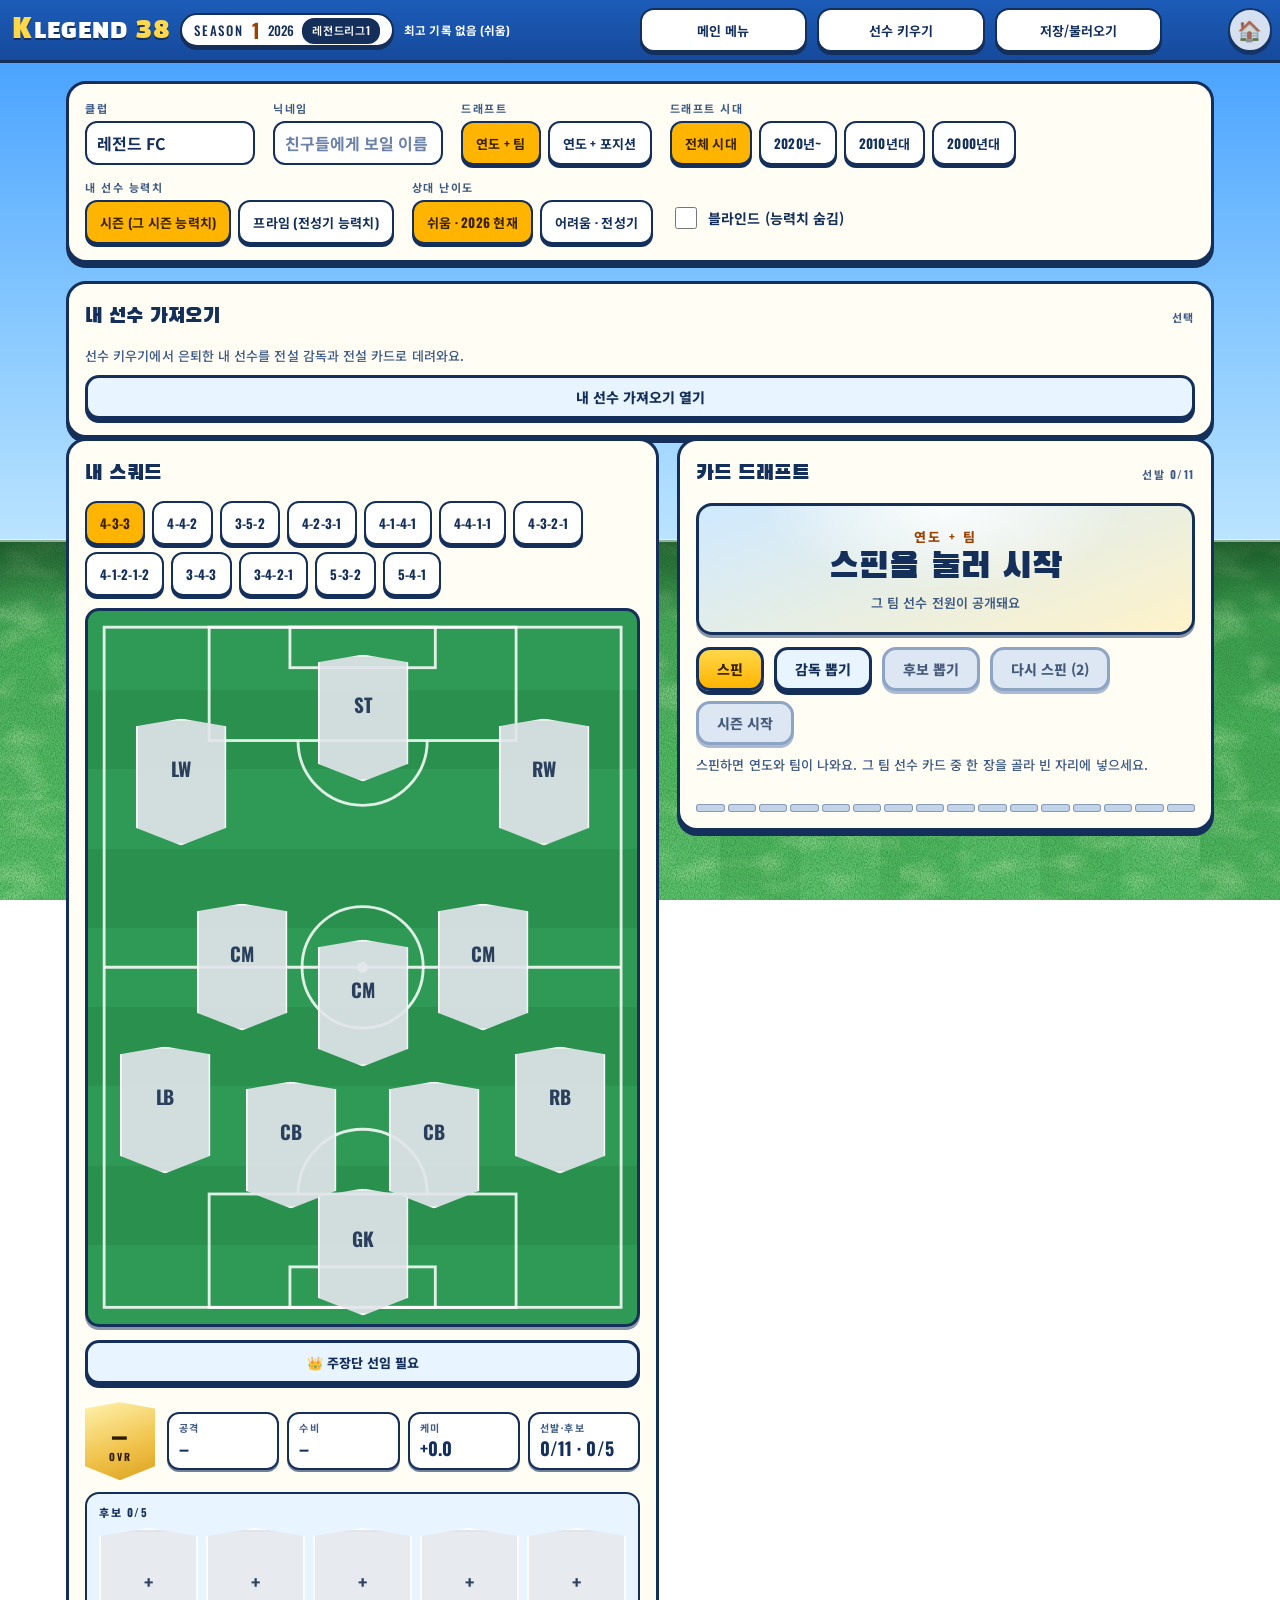
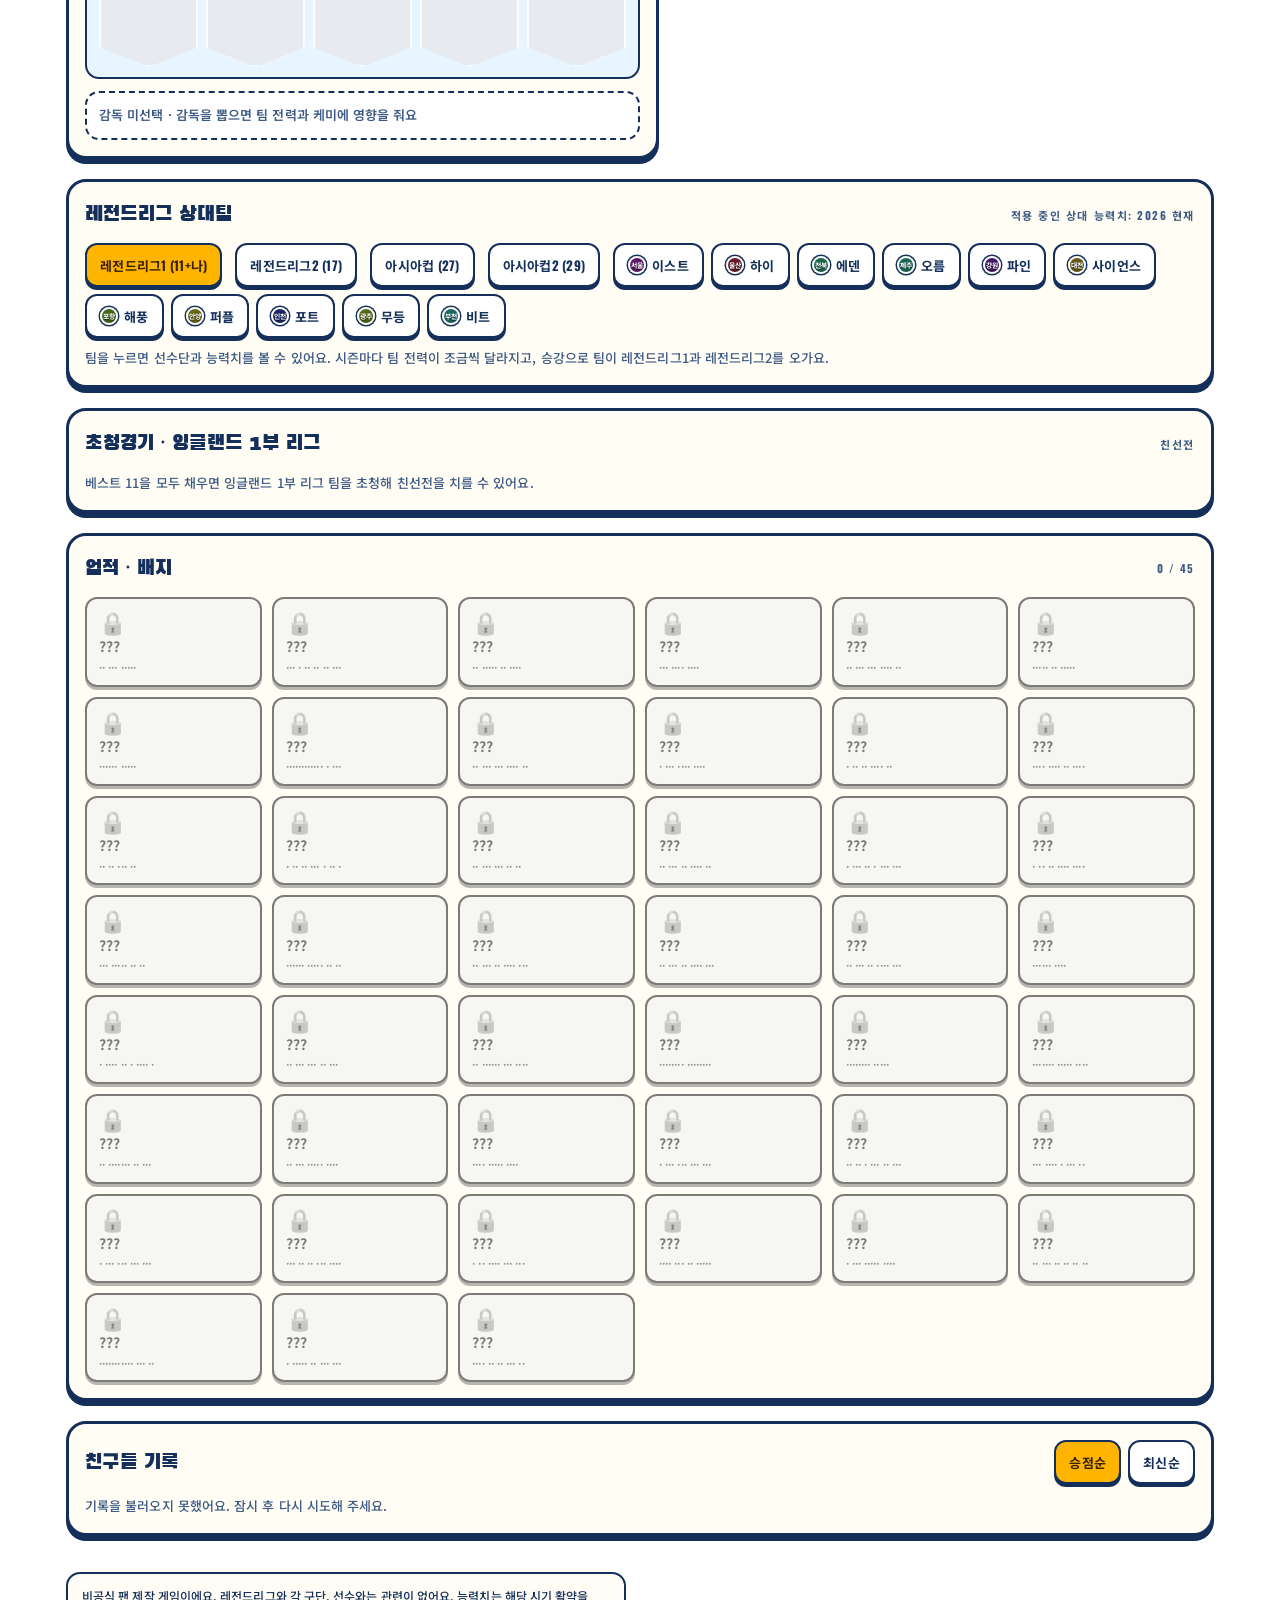
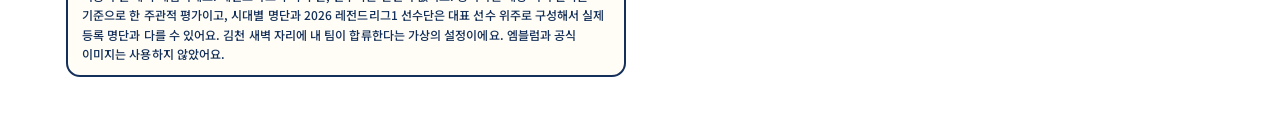
<file: manager.html>
<!doctype html>
<html lang="ko">
<head>
<meta charset="utf-8">
<meta name="viewport" content="width=device-width, initial-scale=1, viewport-fit=cover">
<meta name="theme-color" content="#05070f">
<link rel="manifest" href="manifest.webmanifest">
<link rel="apple-touch-icon" href="img/apple-touch-icon.png">
<title>K-레전드 38</title>
<meta name="description" content="시대별 레전드리그 레전드 카드를 뽑아 베스트 11을 만들고 2026 레전드리그1·전국컵·아시아컵에 도전하는 팬 제작 축구 게임">
<meta property="og:title" content="K-레전드 38">
<meta property="og:description" content="레전드리그 레전드 카드 드래프트. 38전 전승에 도전해 보세요.">
<link rel="preconnect" href="https://fonts.googleapis.com">
<link rel="preconnect" href="https://fonts.gstatic.com" crossorigin>
<link rel="stylesheet" href="https://fonts.googleapis.com/css2?family=Black+Han+Sans&family=Oswald:wght@500;600;700&family=Noto+Sans+KR:wght@400;500;700&family=Noto+Serif+KR:wght@600;700;800&display=swap">
<script src="js/theme.js"></script>
<link rel="stylesheet" href="css/style.css">
<link rel="stylesheet" href="css/matchday.css">
<link rel="stylesheet" href="css/arcade.css">
<link rel="stylesheet" href="css/mgr-arcade.css">
<link rel="stylesheet" href="css/mgr-import.css">
</head>
<body>
<div class="bgfx" aria-hidden="true"></div>
<div class="modal" id="modal" hidden role="dialog" aria-modal="true" aria-label="선수 상세"></div>

<header class="top">
  <div class="top-in">
    <div class="logo" aria-label="K-레전드 38"><span class="k">K</span><span class="l">LEGEND</span><b>38</b></div>
    <div class="season-badge" id="seasonBadge"></div>
    <div class="best" id="best"></div>
    <a class="btn small ghost" href="index.html" id="menuLink" style="text-decoration:none">메인 메뉴</a>
    <a class="btn small ghost" href="player.html" id="lifeLink" style="text-decoration:none">선수 키우기</a>
    <button type="button" class="btn small ghost" id="saveBtn" title="저장 · 불러오기">저장/불러오기</button>
  </div>
</header>

<div class="wrap">
  <section class="panel clubbar">
    <div class="field"><label class="label" for="teamName">클럽</label>
      <input class="inp" id="teamName" maxlength="14" value="레전드 FC"></div>
    <div class="field"><label class="label" for="nick">닉네임</label>
      <input class="inp" id="nick" maxlength="12" placeholder="친구들에게 보일 이름"></div>
    <div class="field"><span class="label">드래프트</span><div class="seg" id="modeSeg" role="group" aria-label="드래프트 방식"></div></div>
    <div class="field"><span class="label">드래프트 시대</span><div class="seg" id="eraSeg" role="group" aria-label="드래프트 시대"></div></div>
    <div class="field"><span class="label">내 선수 능력치</span><div class="seg" id="ratingSeg" role="group" aria-label="능력치 기준"></div></div>
    <div class="field"><span class="label">상대 난이도</span><div class="seg" id="diffSeg" role="group" aria-label="상대팀 난이도"></div></div>
    <label class="toggle"><input type="checkbox" id="hard"> 블라인드 (능력치 숨김)</label>
  </section>

  <div class="grid">
    <!-- 스쿼드 -->
    <section class="panel squad">
      <div class="panel-h"><h2>내 스쿼드</h2><div class="seg" id="formSeg" role="group" aria-label="포메이션"></div></div>
      <div class="pitch" id="pitch">
        <svg class="lines" viewBox="0 0 68 88" preserveAspectRatio="none" aria-hidden="true">
          <g fill="none" stroke="rgba(255,255,255,.55)" stroke-width=".35">
            <rect x="2" y="2" width="64" height="84"/>
            <line x1="2" y1="44" x2="66" y2="44"/>
            <circle cx="34" cy="44" r="7.5"/><circle cx="34" cy="44" r=".5" fill="rgba(255,255,255,.7)"/>
            <rect x="15" y="2" width="38" height="14"/><rect x="25" y="2" width="18" height="5"/>
            <rect x="15" y="72" width="38" height="14"/><rect x="25" y="81" width="18" height="5"/>
            <path d="M26 16 A8 8 0 0 0 42 16"/><path d="M26 72 A8 8 0 0 1 42 72"/>
          </g>
        </svg>
      </div>
      <div class="statbar">
        <div class="ovrbadge"><span class="n" id="ovrV">–</span><span class="k">OVR</span></div>
        <div class="stats">
          <div class="st"><span class="k">공격</span><b id="attV">–</b></div>
          <div class="st"><span class="k">수비</span><b id="defV">–</b></div>
          <div class="st"><span class="k">케미</span><b id="chemV">+0.0</b></div>
          <div class="st"><span class="k">선발·후보</span><b id="cntV">0/11</b></div>
        </div>
      </div>
      <div class="bench" id="bench"></div>
      <div class="mgr" id="mgrBox"></div>
    </section>

    <!-- 드래프트 / 이적시장 -->
    <section class="panel desk" id="desk">
      <div id="deskDraft">
        <div class="panel-h"><h2>카드 드래프트</h2><span class="label" id="phaseLabel"></span></div>
        <div class="reel" id="reel" aria-live="polite">
          <div class="reel-crest" id="reelCrest"></div>
          <div class="yearL" id="reelYear"></div>
          <div class="club" id="reelClub">스핀을 눌러 시작</div>
          <div class="eraL" id="reelEra"></div>
        </div>
        <div class="btnrow">
          <button class="btn primary" id="spinBtn" type="button">스핀</button>
          <button class="btn ghost" id="mgrBtn" type="button">감독 뽑기</button>
          <button class="btn ghost" id="benchBtn" type="button" disabled>후보 뽑기</button>
          <button class="btn ghost" id="respinBtn" type="button" disabled>다시 스핀 (2)</button>
          <button class="btn go" id="simBtn" type="button" disabled>시즌 시작</button>
        </div>
        <p class="hint" id="hint"></p>
        <ul class="offers" id="plist"></ul>
        <div class="progress" id="progress" aria-hidden="true"></div>
      </div>

      <div id="deskWinter" hidden>
        <div class="panel-h"><h2>겨울 이적시장</h2><span class="label" id="winterLabel"></span></div>
        <div id="winterBody"></div>
      </div>
    </section>
  </div>

  <section class="panel" id="oppWrap" style="margin-top:20px">
    <div class="panel-h"><h2>레전드리그 상대팀</h2><span class="label" id="oppDiffLabel"></span></div>
    <div class="seg" id="oppTabs" role="group" aria-label="상대팀 선택"></div>
    <div id="oppView"></div>
  </section>

  <section class="panel" id="inviteWrap" hidden style="margin-top:20px">
    <div class="panel-h"><h2>초청경기 · 잉글랜드 1부 리그</h2><span class="label">친선전</span></div>
    <div id="inviteBody"></div>
  </section>

  <div id="results" hidden></div>

  <section class="panel" id="careerWrap" hidden style="margin-top:20px">
    <div class="panel-h"><h2>커리어</h2><span class="label" id="careerLabel"></span></div>
    <div id="career"></div>
  </section>

  <section class="panel" id="achWrap" style="margin-top:20px">
    <div class="panel-h"><h2>업적 · 배지</h2><span class="label" id="achCount"></span></div>
    <div class="ach-grid" id="achGrid"></div>
  </section>

  <section class="panel" id="sharedWrap" hidden style="margin-top:20px">
    <div class="panel-h"><h2>친구들 기록</h2><div class="seg" id="sharedSort" role="group" aria-label="정렬"></div></div>
    <div id="shared"></div>
    <div id="duelBox"></div>
  </section>

  <footer>
    비공식 팬 제작 게임이에요. 레전드리그와 각 구단, 선수와는 관련이 없어요. 능력치는 해당 시기 활약을 기준으로 한 주관적 평가이고, 시대별 명단과 2026 레전드리그1 선수단은 대표 선수 위주로 구성해서 실제 등록 명단과 다를 수 있어요. 김천 새벽 자리에 내 팀이 합류한다는 가상의 설정이에요. 엠블럼과 공식 이미지는 사용하지 않았어요.
  </footer>
</div>

<script src="js/data.js"></script>
<script src="js/data2026.js"></script>
<script src="js/data_cups.js"></script>
<script src="js/data_acl.js"></script>
<script src="js/data_afc_squads.js"></script>
<script src="js/data_epl.js"></script>
<script src="js/data_attrs.js"></script>
<script src="js/data_attrs_lite.js"></script>
<script src="js/data_attrs_lite2.js"></script>
<script src="js/data_squads26.js"></script>
<script src="js/data_records.js"></script>
<script src="js/data_ratings.js"></script>
<script src="js/crests.js"></script>
<script src="js/roles.js"></script>
<script src="js/fans.js"></script>
<script src="js/guard.js"></script>
<script src="js/errwatch.js"></script>
<script src="js/config.js"></script>
<script src="js/born.js"></script>
<script src="js/attrs.js"></script>
<script src="js/core.js"></script>
<script src="js/season.js"></script>
<script src="js/ach.js"></script>
<script src="js/mgr_story.js"></script>
<script src="js/patchnotes.js"></script>
<script src="js/game.js"></script>
<script src="js/mgr_import.js"></script>
<script src="js/share.js"></script>
<script src="js/duel.js"></script>
<script src="js/protect.js"></script>
<script src="js/virtual_map.js"></script><script src="js/josa.js"></script>
<script src="js/i18n.js"></script>
<script src="js/pwa.js"></script>
</body>
</html>
</file>
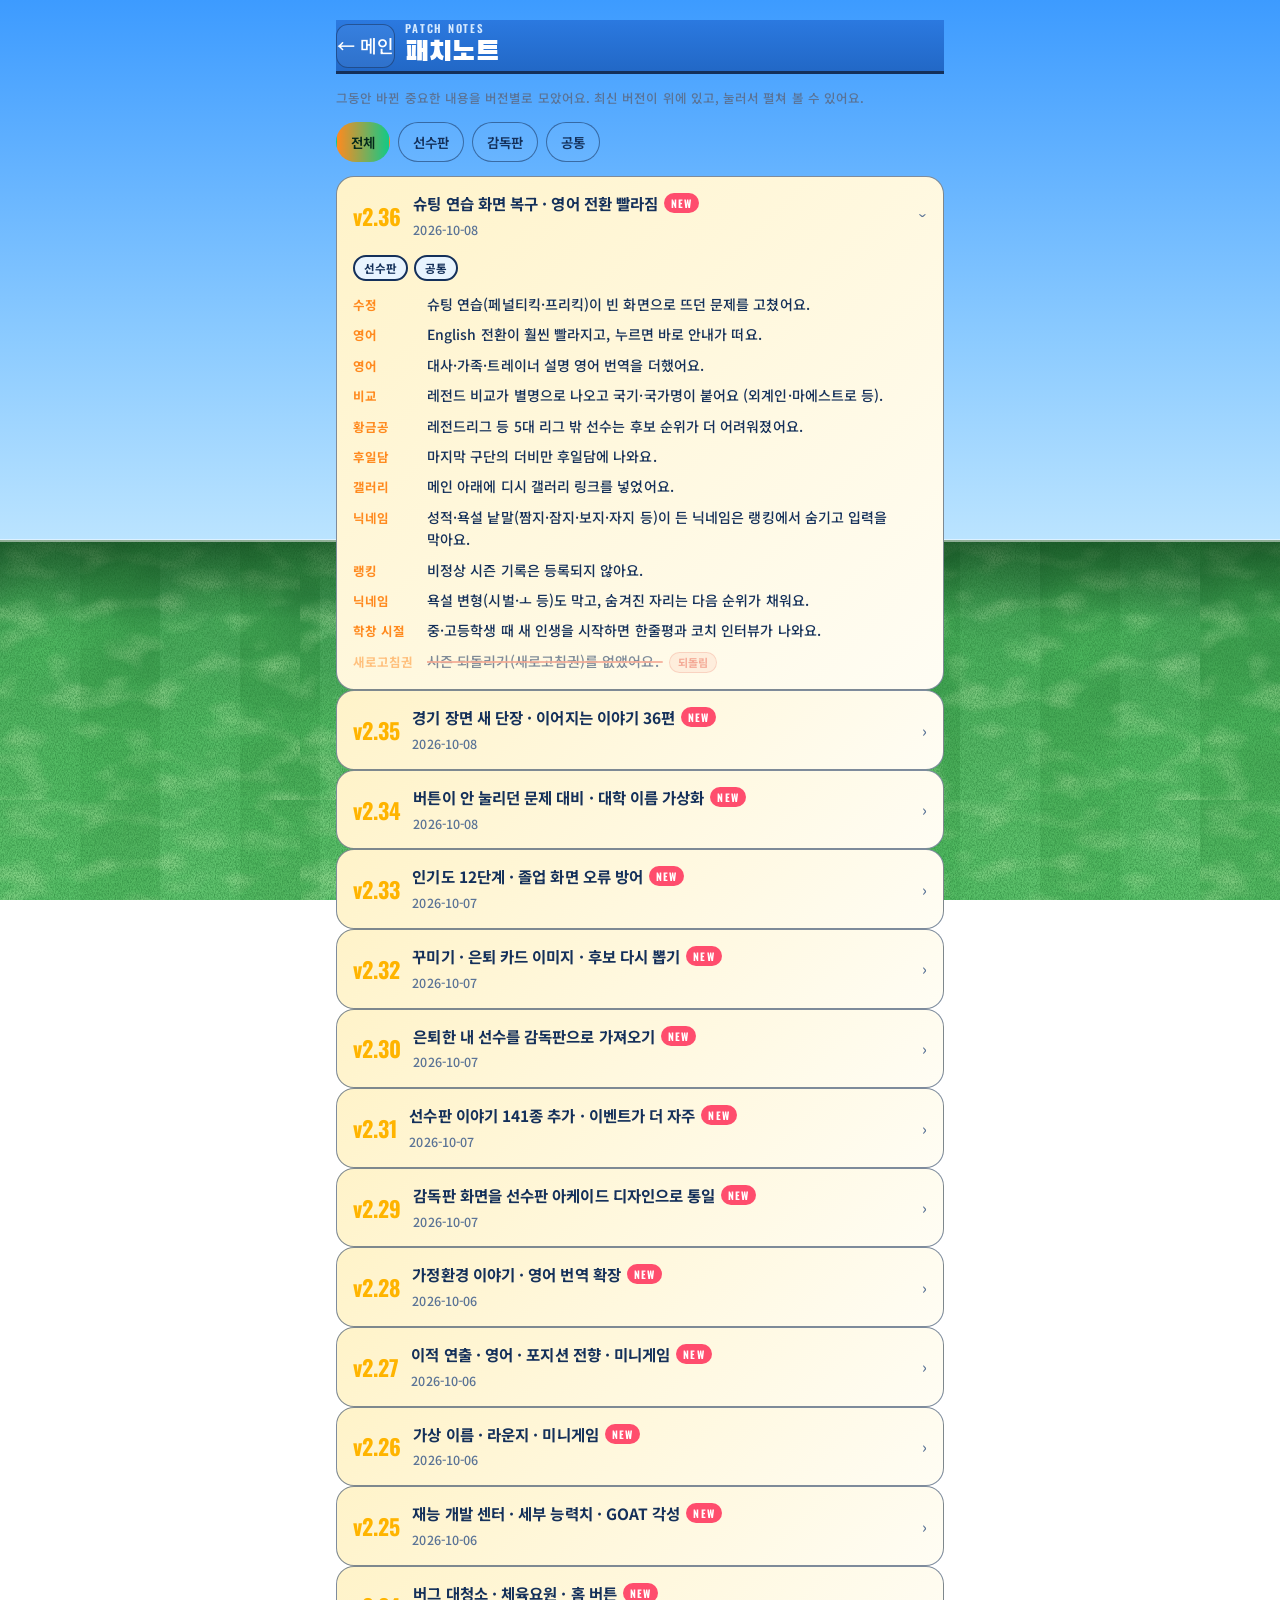
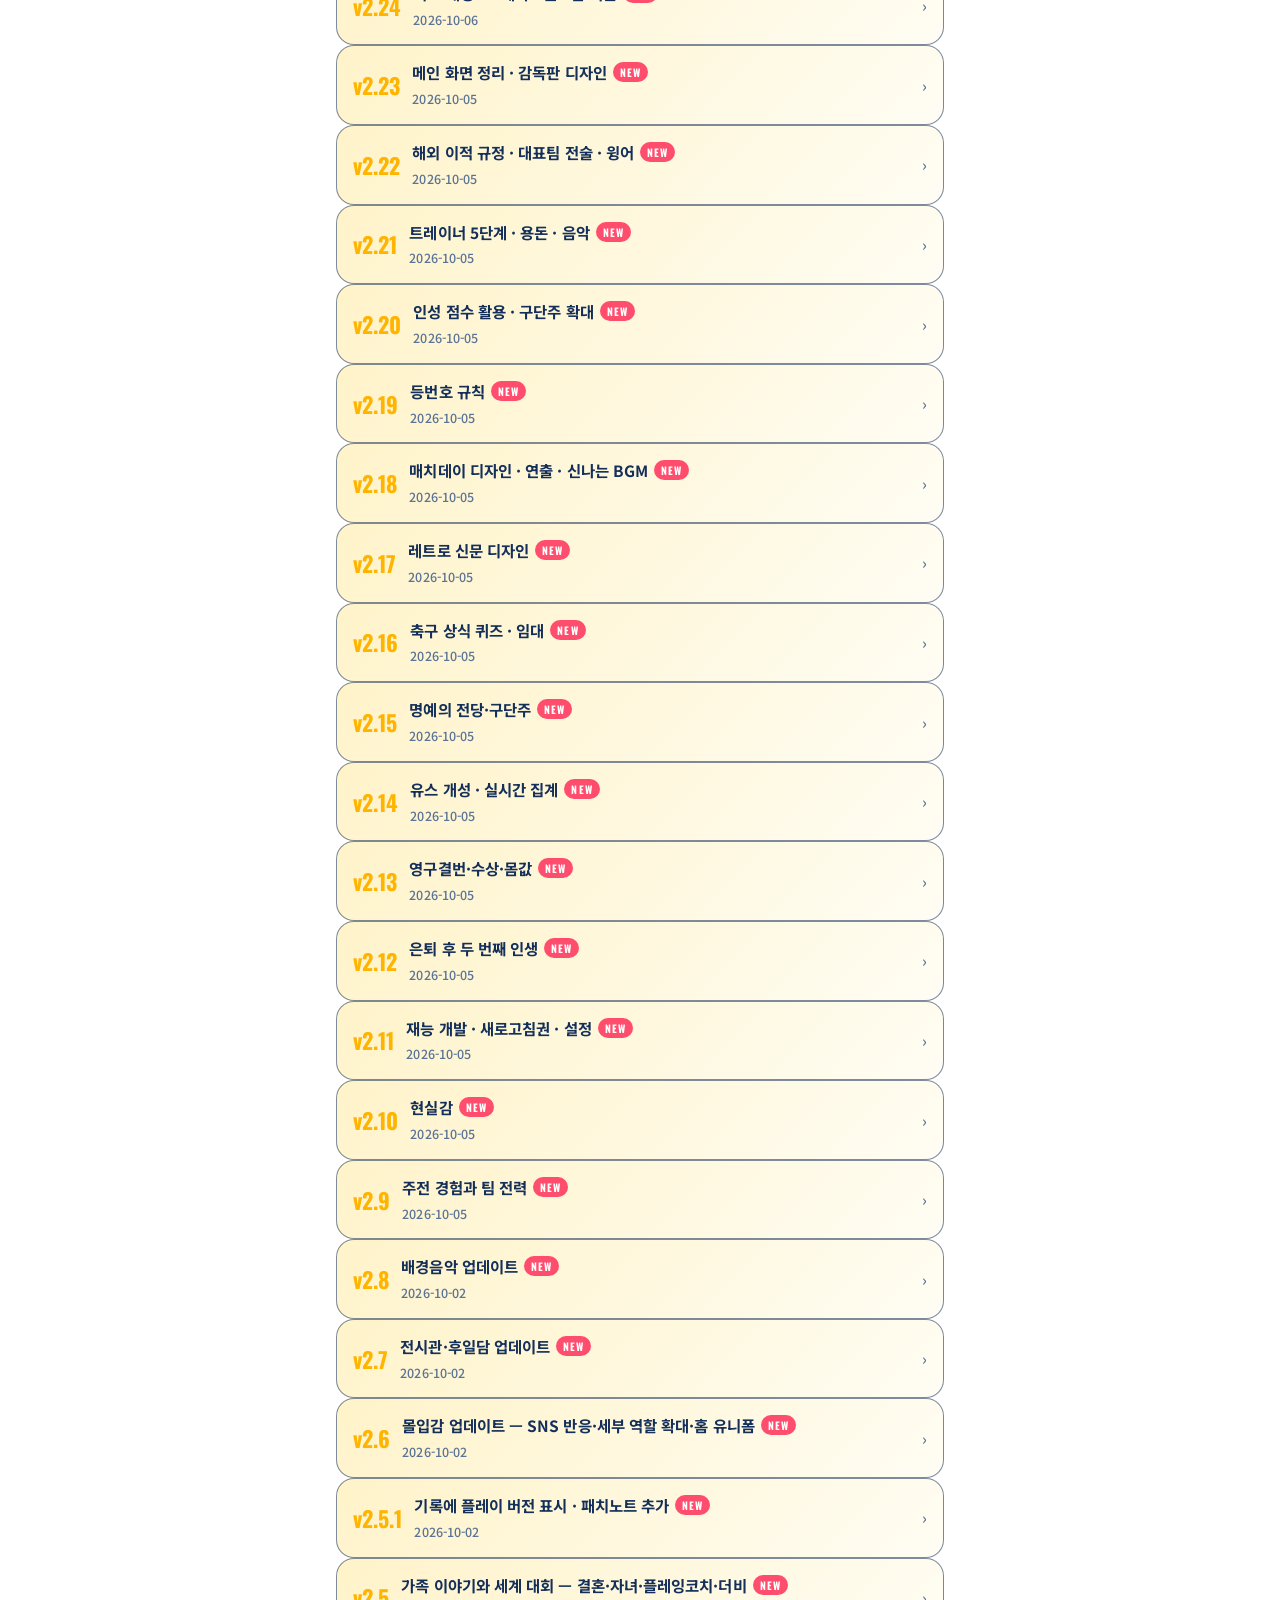
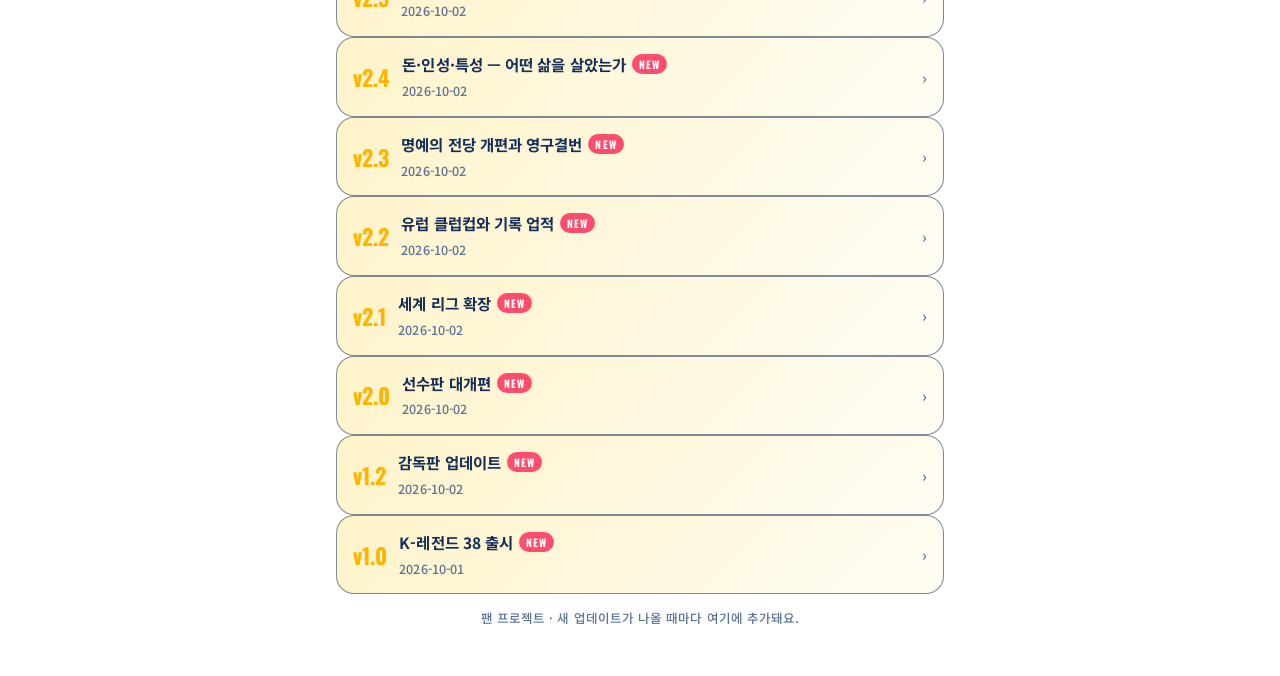
<file: patch-notes.html>
<!doctype html>
<html lang="ko">
<head>
<meta charset="utf-8">
<meta name="viewport" content="width=device-width, initial-scale=1, viewport-fit=cover">
<meta name="theme-color" content="#05070f">
<title>패치노트 · K-레전드</title>
<link rel="preconnect" href="https://fonts.googleapis.com">
<link rel="preconnect" href="https://fonts.gstatic.com" crossorigin>
<link rel="stylesheet" href="https://fonts.googleapis.com/css2?family=Black+Han+Sans&family=Oswald:wght@500;600;700&family=Noto+Sans+KR:wght@400;500;700&family=Noto+Serif+KR:wght@600;700;800&display=swap">
<style>
:root{--bg0:#05070f;--panel:#0e1631;--panel2:#142046;--line:rgba(120,150,255,.18);--txt:#eaf0ff;--muted:#8d9bc4;--acc:#19f2a3;--acc2:#27d7ff;--gold:#ffcf4a;
 --f-head:"Black Han Sans","Noto Sans KR",sans-serif;--f-num:"Oswald","Noto Sans KR",sans-serif;--f-body:"Noto Sans KR",system-ui,-apple-system,"Apple SD Gothic Neo","Malgun Gothic",sans-serif;color-scheme:dark}
*{box-sizing:border-box;margin:0;padding:0;-webkit-tap-highlight-color:transparent}
body{min-height:100dvh;background:radial-gradient(900px 520px at 85% -8%,rgba(60,90,255,.28),transparent 60%),linear-gradient(180deg,#070c1c,#05070f 40%);background-attachment:fixed;color:var(--txt);font:15px/1.6 var(--f-body);display:flex;justify-content:center;padding:env(safe-area-inset-top,0) 0 env(safe-area-inset-bottom,0)}
main{width:100%;max-width:640px;padding:20px 16px 48px;display:grid;gap:14px;align-content:start}
.top{display:flex;align-items:center;gap:10px}
.back{min-width:44px;min-height:44px;border-radius:12px;border:1px solid var(--line);background:rgba(255,255,255,.05);color:var(--txt);font-size:18px;display:grid;place-items:center;text-decoration:none}
h1{font:400 26px var(--f-head)}h1 small{display:block;font:600 11px var(--f-num);letter-spacing:.16em;color:var(--acc)}
.filters{display:flex;gap:8px;flex-wrap:wrap}
.filters button{min-height:40px;padding:0 14px;border-radius:999px;border:1px solid var(--line);background:rgba(255,255,255,.04);color:var(--txt);font:600 13.5px var(--f-body);cursor:pointer}
.filters button.on{background:linear-gradient(90deg,var(--acc),#12c987);color:#04281b;border-color:transparent}
.ver{border-radius:18px;border:1px solid var(--line);background:linear-gradient(135deg,var(--panel2),var(--panel));overflow:hidden}
.ver summary{list-style:none;cursor:pointer;display:grid;grid-template-columns:auto 1fr auto;gap:6px 12px;align-items:center;padding:14px 16px;min-height:60px}
.ver summary::-webkit-details-marker{display:none}
.vn{font:700 22px var(--f-num);color:var(--gold)}
.vt b{display:block;font-size:15.5px}.vt small{color:var(--muted);font-size:12.5px}
.chev{color:var(--muted);transition:transform .2s}.ver[open] .chev{transform:rotate(90deg)}
.new{font:700 10.5px var(--f-num);letter-spacing:.1em;padding:2px 7px;border-radius:999px;background:#ff4d6d;color:#fff;margin-left:6px;vertical-align:2px}
.tags{display:flex;gap:6px;flex-wrap:wrap;padding:0 16px 8px}
.tag{padding:2px 9px;border-radius:999px;font-size:11.5px;font-weight:700;border:1px solid var(--line)}
.tag.p{color:var(--acc2);border-color:rgba(39,215,255,.4)}.tag.m{color:var(--acc);border-color:rgba(25,242,163,.4)}.tag.c{color:var(--gold);border-color:rgba(255,207,74,.4)}
.items{display:grid;gap:8px;padding:4px 16px 16px}
.it{display:grid;grid-template-columns:64px 1fr;gap:10px;font-size:14px}
.it b{color:var(--acc);font-size:12.5px;padding-top:2px}
.it.x span{text-decoration:line-through;text-decoration-thickness:2px;text-decoration-color:rgba(236,106,85,.85);opacity:.55}.it.x b{opacity:.5}
.it .rv{text-decoration:none;display:inline-block;font-style:normal;font-size:11px;font-weight:700;margin-left:6px;padding:1px 8px;border-radius:999px;background:rgba(236,106,85,.16);color:#ec6a55;border:1px solid rgba(236,106,85,.4)}
.foot{color:var(--muted);font-size:12.5px;text-align:center}
body{word-break:keep-all;overflow-wrap:break-word;-webkit-text-size-adjust:100%;text-size-adjust:100%}
</style>
<script src="js/theme.js"></script>
<script src="js/guard.js"></script>
<link rel="stylesheet" href="css/matchday.css">
<link rel="stylesheet" href="css/arcade.css">
</head>
<body>
<main>
  <div class="top"><a class="back" href="index.html" aria-label="메인으로">← 메인</a><h1><small>PATCH NOTES</small>패치노트</h1></div>
  <p class="foot" style="text-align:left">그동안 바뀐 중요한 내용을 버전별로 모았어요. 최신 버전이 위에 있고, 눌러서 펼쳐 볼 수 있어요.</p>
  <div class="filters" id="flt"></div>
  <div id="list"></div>
  <div class="adslot" data-slot="patch"></div>
  <p class="foot">팬 프로젝트 · 새 업데이트가 나올 때마다 여기에 추가돼요.</p>
</main>
<script src="js/config.js"></script>
<script src="js/patchnotes.js"></script>
<script>
(function(){
  var P=window.KL_PATCH||[]; var cur="all", seen=null; try{ seen=localStorage.getItem("kl-patch-seen"); }catch(e){}
  var esc=function(s){ return String(s).replace(/[&<>"]/g,function(c){ return {"&":"&amp;","<":"&lt;",">":"&gt;",'"':"&quot;"}[c]; }); };
  var cls={"선수판":"p","감독판":"m","공통":"c"};
  function cmp(a,b){ var x=a.split(".").map(Number), y=b.split(".").map(Number); for(var i=0;i<Math.max(x.length,y.length);i++){ var d=(x[i]||0)-(y[i]||0); if(d) return d; } return 0; }
  function render(){
    var list=P.filter(function(v){ return cur==="all"||v.tags.indexOf(cur)>=0; });
    document.getElementById("list").innerHTML=list.map(function(v,i){
      var isNew=!seen||cmp(v.v,seen)>0;
      return '<details class="ver"'+(i===0?" open":"")+'><summary><span class="vn">v'+esc(v.v)+'</span><span class="vt"><b>'+esc(v.title)+(isNew?'<span class="new">NEW</span>':'')+'</b><small>'+esc(v.date)+'</small></span><span class="chev">›</span></summary><div class="tags">'+v.tags.map(function(t){ return '<span class="tag '+(cls[t]||"c")+'">'+esc(t)+'</span>'; }).join("")+'</div><div class="items">'+v.items.map(function(it){ var x=it[2]; return '<div class="it'+(x?' x':'')+'"><b>'+esc(it[0])+'</b><span>'+esc(it[1])+(x?' <em class="rv">'+esc(typeof x==="string"?x:"되돌림")+'</em>':'')+'</span></div>'; }).join("")+'</div></details>';
    }).join("")||'<p class="foot">해당하는 패치가 없어요.</p>';
  }
  var f=document.getElementById("flt"); f.innerHTML=["all","선수판","감독판","공통"].map(function(t){ return '<button type="button" data-t="'+t+'" class="'+(t===cur?"on":"")+'">'+(t==="all"?"전체":t)+'</button>'; }).join("");
  f.addEventListener("click",function(e){ var b=e.target.closest("button"); if(!b) return; cur=b.getAttribute("data-t"); [].forEach.call(f.children,function(x){ x.className=x===b?"on":""; }); render(); });
  render();
  try{ localStorage.setItem("kl-patch-seen",window.KL_PATCH_LATEST); }catch(e){}
})();
</script>
<script src="js/ads.js"></script>
<script src="js/i18n.js"></script>
</body>
</html>
</file>
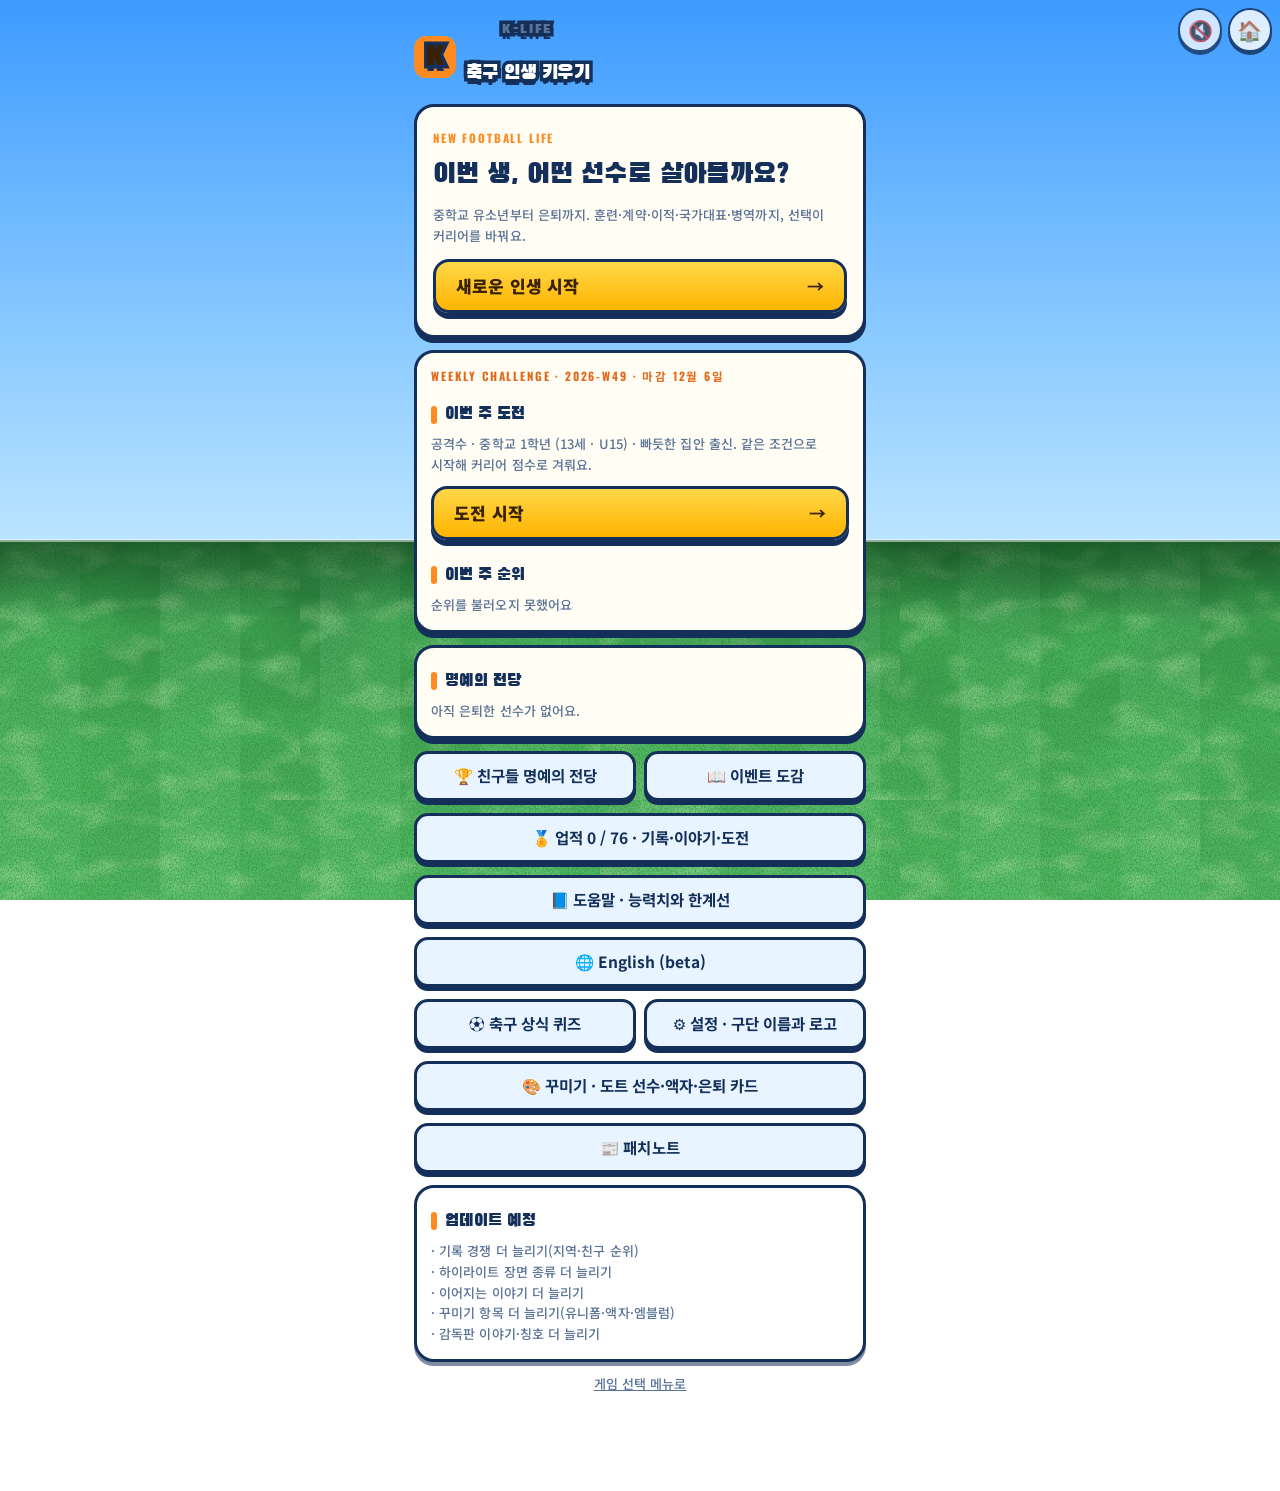
<file: player.html>
<!doctype html>
<html lang="ko">
<head>
<meta charset="utf-8">
<meta name="viewport" content="width=device-width, initial-scale=1, viewport-fit=cover">
<meta name="theme-color" content="#05070f">
<link rel="manifest" href="manifest.webmanifest">
<link rel="apple-touch-icon" href="img/apple-touch-icon.png">
<title>K-라이프 · 나의 축구 인생은? | K-레전드</title>
<meta property="og:type" content="website">
<meta property="og:site_name" content="K-레전드">
<meta property="og:title" content="K-레전드 | 대한민국 축구의 전설을 만들어라">
<meta property="og:description" content="중학교 유소년부터 은퇴까지, 한 선수의 인생을 키우는 축구 커리어 시뮬레이션. 훈련·이적·국가대표·황금공까지 당신의 선택으로 전설을 만드세요.">
<meta property="og:url" content="https://klegendgame.com/player.html">
<meta property="og:image" content="https://klegendgame.com/img/og.jpg">
<meta property="og:image:width" content="800"><meta property="og:image:height" content="420">
<meta name="twitter:card" content="summary_large_image"><meta name="twitter:title" content="K-레전드 | 대한민국 축구의 전설을 만들어라"><meta name="twitter:description" content="중학교 유소년부터 은퇴까지, 한 선수의 인생을 키우는 축구 커리어 시뮬레이션. 훈련·이적·국가대표·황금공까지 당신의 선택으로 전설을 만드세요."><meta name="twitter:image" content="https://klegendgame.com/img/og.jpg">
<link rel="canonical" href="https://klegendgame.com/">
<link rel="preconnect" href="https://fonts.googleapis.com">
<link rel="preconnect" href="https://fonts.gstatic.com" crossorigin>
<link rel="stylesheet" href="https://fonts.googleapis.com/css2?family=Black+Han+Sans&family=Oswald:wght@500;600;700&family=Noto+Sans+KR:wght@400;500;700&family=Noto+Serif+KR:wght@600;700;800&display=swap">
<link rel="stylesheet" href="css/life.css">
<link rel="stylesheet" href="css/matchday.css">
<link rel="stylesheet" href="css/arcade.css">
<link rel="stylesheet" href="css/fx.css">
<link rel="stylesheet" href="css/cosmetics.css">
</head>
<body>
<div id="app" class="phone"></div>
<script src="js/data.js"></script>
<script src="js/data2026.js"></script>
<script src="js/data_cups.js"></script>
<script src="js/data_acl.js"></script>
<script src="js/data_afc_squads.js"></script>
<script src="js/data_attrs.js"></script>
<script src="js/data_attrs_lite.js"></script>
<script src="js/data_attrs_lite2.js"></script>
<script src="js/data_squads26.js"></script>
<script src="js/data_records.js"></script>
<script src="js/data_ratings.js"></script>
<script src="js/crests.js"></script>
<script src="js/roles.js"></script>
<script src="js/theme.js"></script>
<script src="js/guard.js"></script>
<script src="js/errwatch.js"></script>
<script src="js/config.js"></script>
<script src="js/born.js"></script>
<script src="js/core.js"></script>
<script src="js/data_epl.js"></script>
<script src="js/data_leagues.js"></script>
<script src="js/data_patch.js"></script>
<script src="js/custom.js"></script>
<script src="js/auth.js"></script>
<script src="js/life/engine.js"></script>
<script src="js/life/train.js"></script>
<script src="js/life/youthperk.js"></script>
<script src="js/life/styles.js"></script>
<script src="js/life/nat.js"></script>
<script src="js/life/awards.js"></script>
<script src="js/life/events.js"></script>
<script src="js/life/events2.js"></script>
<script src="js/life/events3.js"></script>
<script src="js/life/events4.js"></script>
<script src="js/life/events5.js"></script>
<script src="js/life/events_fam.js"></script>
<script src="js/life/events6.js"></script>
<script src="js/life/events7.js"></script>
<script src="js/life/events8.js"></script>
<script src="js/life/chain.js"></script>
<script src="js/life/perks.js"></script>
<script src="js/life/events_ucl.js"></script>
<script src="js/life/coach.js"></script>
<script src="js/life/fame.js"></script>
<script src="js/life/derby.js"></script>
<script src="js/life/reactions.js"></script>
<script src="js/life/epilogue.js"></script>
<script src="js/life/second.js"></script>
<script src="js/life/character.js"></script>
<script src="js/life/family.js"></script>
<script src="js/life/money.js"></script>
<script src="js/life/legends.js"></script>
<script src="js/patchnotes.js"></script>
<script src="js/audio-manifest.js"></script>
<script src="js/bgm.js"></script>
<script src="js/hofview.js"></script>
<script src="js/worldmap.js"></script>
<script src="js/fx.js"></script>
<script src="js/life/quiz.js"></script>
<script src="js/life/substats.js"></script>
<script src="js/life/mini_gfx.js"></script>
<script src="js/life/mini.js"></script>
<script src="js/life/mini2.js"></script>
<script src="js/life/pixel.js"></script>
<script src="js/life/cosmetics.js"></script>
<script src="js/mgr_import.js"></script>
<script src="js/life/weekly.js"></script>
<script src="js/life/achv.js"></script>
<script src="js/life/awardcine.js"></script>
<script src="js/life/highlight.js"></script>
<script src="js/life/montage.js"></script>
<script src="js/life/reroll.js"></script>
<script src="js/life/ui.js"></script>
<script src="js/protect.js"></script>
<script src="js/virtual_map.js"></script><script src="js/josa.js"></script>
<script src="js/ads.js"></script>
<script src="js/i18n.js"></script>
<script src="js/pwa.js"></script>
</body>
</html>
</file>
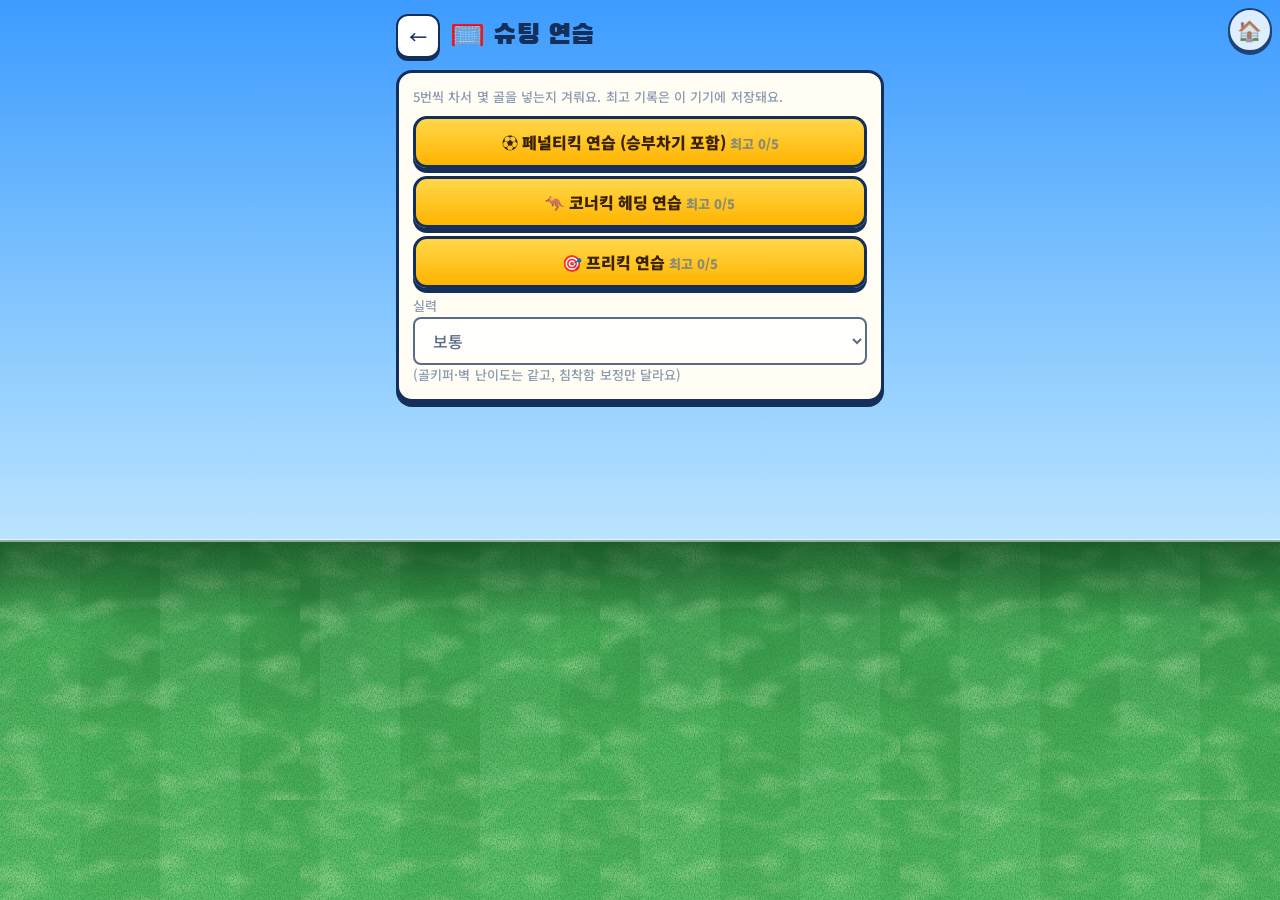
<file: practice.html>
<!doctype html>
<html lang="ko">
<head>
<meta charset="utf-8">
<meta name="viewport" content="width=device-width, initial-scale=1, viewport-fit=cover">
<meta name="theme-color" content="#0c1c16">
<link rel="manifest" href="manifest.webmanifest">
<link rel="apple-touch-icon" href="img/apple-touch-icon.png">
<title>슈팅 연습 · K-레전드</title>
<link rel="stylesheet" href="https://fonts.googleapis.com/css2?family=Black+Han+Sans&family=Noto+Sans+KR:wght@400;500;700&display=swap">
<link rel="stylesheet" href="css/life.css">
<link rel="stylesheet" href="css/matchday.css">
<link rel="stylesheet" href="css/arcade.css">
<style>
body{min-height:100dvh;display:flex;justify-content:center}
.pwrap{width:100%;max-width:520px;padding:14px 16px 40px;display:grid;gap:12px;align-content:start}
.ptop{display:flex;align-items:center;gap:10px}.ptop a{min-width:44px;min-height:44px;border-radius:12px;border:1px solid var(--line,rgba(255,255,255,.2));display:grid;place-items:center;text-decoration:none;color:inherit;font-size:18px}
.ptop h1{font:400 22px "Black Han Sans","Noto Sans KR",sans-serif;flex:1}
.pcard{border:1px solid rgba(255,255,255,.15);border-radius:16px;padding:14px;background:rgba(255,255,255,.05);display:grid;gap:8px}
.score{display:flex;gap:6px;justify-content:center;font-size:24px}
.pbtn{min-height:52px;border-radius:14px;border:0;background:#f2b84b;color:#1a1a1a;font:700 16px "Noto Sans KR",sans-serif;cursor:pointer}
.pbtn.ghost{background:transparent;color:inherit;border:1px solid rgba(255,255,255,.25)}
.muted{opacity:.7;font-size:13px}.c{text-align:center}
html[data-theme="arcade"] .pcard{background:#fffdf4;border:3px solid #14305a;box-shadow:0 5px 0 #14305a;color:#14305a}
html[data-theme="arcade"] .pbtn{background:linear-gradient(180deg,#ffd84a,#ffb400);color:#3a2200;border:3px solid #14305a;box-shadow:0 5px 0 #14305a;font-weight:900}
html[data-theme="arcade"] .pbtn:active{transform:translateY(4px);box-shadow:0 1px 0 #14305a}
html[data-theme="arcade"] .pbtn.ghost{background:#e8f4ff;color:#14305a}
html[data-theme="arcade"] .ptop h1,html[data-theme="arcade"] .ptop a{color:#14305a}html[data-theme="arcade"] .ptop a{background:#fff;border:2.5px solid #14305a;box-shadow:0 3px 0 #14305a}
html[data-theme="arcade"] .muted{color:#5a7396}html[data-theme="arcade"] select{background:#fff;color:#14305a;border:2px solid #14305a;border-radius:8px}
</style>
</head>
<body>
<div class="pwrap">
 <div class="ptop"><a href="index.html" aria-label="메인으로">←</a><h1>🥅 슈팅 연습</h1></div>
 <div class="pcard" id="menu">
  <p class="muted">5번씩 차서 몇 골을 넣는지 겨뤄요. 최고 기록은 이 기기에 저장돼요.</p>
  <button class="pbtn" data-m="pk">⚽ 페널티킥 연습 (승부차기 포함) <span class="muted" id="bpk"></span></button>
  <button class="pbtn" data-m="hd">🦘 코너킥 헤딩 연습 <span class="muted" id="bhd"></span></button>
  <button class="pbtn" data-m="fk">🎯 프리킥 연습 <span class="muted" id="bfk"></span></button>
  <label class="muted">실력 <select id="lvl"><option value="45">초보</option><option value="65" selected>보통</option><option value="85">고수</option></select> (골키퍼·벽 난이도는 같고, 침착함 보정만 달라요)</label>
 </div>
 <div class="pcard" id="game" hidden>
  <div class="score" id="sc"></div>
  <div id="host"></div>
  <p class="muted c" id="info"></p>
 </div>
 <div class="pcard" id="end" hidden><h2 class="c" id="endt"></h2><p class="muted c" id="endm"></p><button class="pbtn" id="again">다시 하기</button><button class="pbtn ghost" id="tomenu">메뉴로</button></div>
</div>
<script>window.LIFE=window.LIFE||{};</script>
<script src="js/theme.js"></script>
<script src="js/life/pixel.js"></script>
<script src="js/life/mini_gfx.js"></script>
<script src="js/life/mini.js"></script>
<script src="js/life/mini2.js"></script>
<script>
(function(){
"use strict";
var L=window.LIFE, $=function(i){return document.getElementById(i);}, mode="pk", n=0, goals=0, res=[];
var KEY={pk:"kl-prac-pk",fk:"kl-prac-fk",so:"kl-prac-so",hd:"kl-prac-hd"}; function TOTAL(){ return mode==="so"?1:5; }
function best(m){ try{ return +localStorage.getItem(KEY[m])||0; }catch(e){ return 0; } }
function saveBest(m,v){ try{ if(v>best(m)) localStorage.setItem(KEY[m],v); }catch(e){} }
function labels(){ $("bpk").textContent="최고 "+best("pk")+"/5"; $("bfk").textContent="최고 "+best("fk")+"/5"; $("bhd").textContent="최고 "+best("hd")+"/5"; if($("bso")) $("bso").textContent="통산 "+best("so")+"승"; }
function sc(){ $("sc").innerHTML=[0,1,2,3,4].map(function(i){ return res[i]===undefined?"⚪":res[i]?"⚽":"❌"; }).slice(0,TOTAL()).join(" "); }
function next(){
  if(n>=TOTAL()){ var b=best(mode); if(mode==="so"){ try{ localStorage.setItem(KEY.so,b+goals); }catch(e){} } else saveBest(mode,goals); $("game").hidden=true; $("end").hidden=false; if(mode==="so"){ $("endt").textContent=goals?"승부차기 승리!":"승부차기 패배"; $("endm").textContent="통산 "+best("so")+"승"; } else { $("endt").textContent=goals+" / 5"; $("endm").textContent=goals>b?"🎉 최고 기록 갱신!":"최고 기록 "+b+"/5"; } labels(); return; }
  $("info").textContent=(n+1)+"번째 킥";
  $("host").innerHTML=L.miniHtml(mode); sc();
  var S={p:{name:"연습생",pos:"FW",stats:{composure:+$("lvl").value,finishing:+$("lvl").value}}};
  try{ L.miniBind($("host").firstChild,mode,S,function(ok){ res[n]=ok; if(ok) goals++; n++; next(); }); }catch(e){ $("host").innerHTML="<p class=\"muted c\">연습 화면을 불러오지 못했어요. 새로고침해 주세요. ("+(e&&e.message||e)+")</p>"; }
}
function start(m){ mode=m; n=0; goals=0; res=[]; $("menu").hidden=true; $("end").hidden=true; $("game").hidden=false; next(); }
document.querySelectorAll("[data-m]").forEach(function(b){ b.addEventListener("click",function(){ start(b.dataset.m); }); });
$("again").addEventListener("click",function(){ start(mode); });
$("tomenu").addEventListener("click",function(){ $("end").hidden=true; $("menu").hidden=false; });
labels();
})();
</script>
<script src="js/i18n.js"></script>
<script src="js/pwa.js"></script>
</body>
</html>
</file>
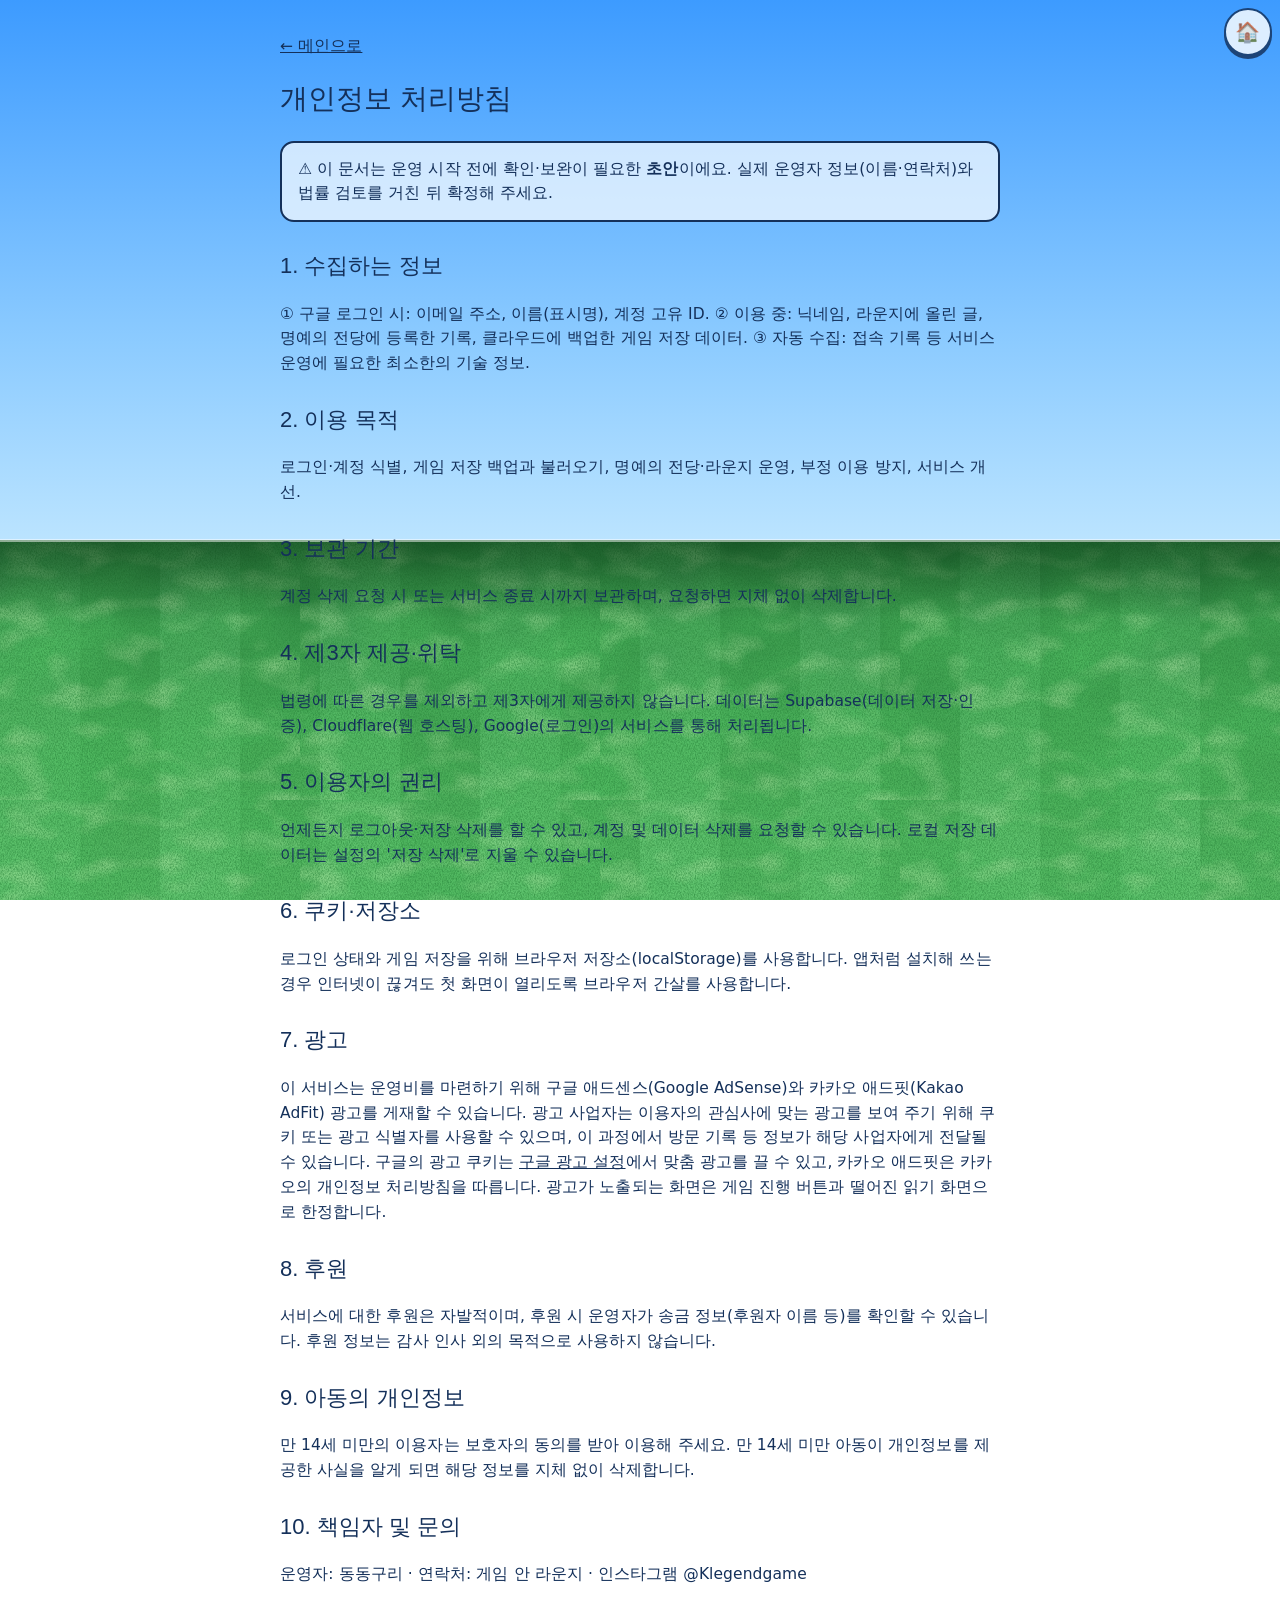
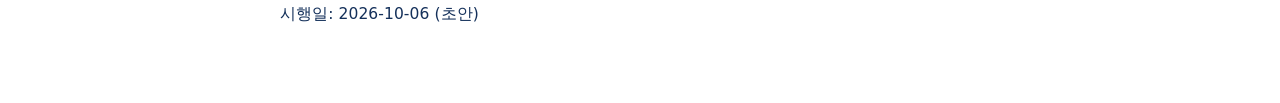
<file: privacy.html>
<!doctype html>
<html lang="ko"><head><meta charset="utf-8"><meta name="viewport" content="width=device-width,initial-scale=1"><title>개인정보 처리방침 · K-레전드</title>
<link rel="stylesheet" href="css/matchday.css"><link rel="stylesheet" href="css/arcade.css">
<style>body{margin:0;padding:18px 16px 60px;font:15px/1.8 "Noto Sans KR",system-ui,sans-serif}main{max-width:720px;margin:0 auto}h1{font-size:26px}h2{font-size:18px;margin-top:26px}a{color:inherit}.box{padding:14px 16px;border-radius:14px;background:rgba(255,255,255,.7);border:2px solid #14305a;margin:12px 0}</style></head>
<body><main><p><a href="index.html">← 메인으로</a></p><h1>개인정보 처리방침</h1><p class="box">⚠ 이 문서는 운영 시작 전에 확인·보완이 필요한 <b>초안</b>이에요. 실제 운영자 정보(이름·연락처)와 법률 검토를 거친 뒤 확정해 주세요.</p>

<h2>1. 수집하는 정보</h2><p>① 구글 로그인 시: 이메일 주소, 이름(표시명), 계정 고유 ID. ② 이용 중: 닉네임, 라운지에 올린 글, 명예의 전당에 등록한 기록, 클라우드에 백업한 게임 저장 데이터. ③ 자동 수집: 접속 기록 등 서비스 운영에 필요한 최소한의 기술 정보.</p>
<h2>2. 이용 목적</h2><p>로그인·계정 식별, 게임 저장 백업과 불러오기, 명예의 전당·라운지 운영, 부정 이용 방지, 서비스 개선.</p>
<h2>3. 보관 기간</h2><p>계정 삭제 요청 시 또는 서비스 종료 시까지 보관하며, 요청하면 지체 없이 삭제합니다.</p>
<h2>4. 제3자 제공·위탁</h2><p>법령에 따른 경우를 제외하고 제3자에게 제공하지 않습니다. 데이터는 Supabase(데이터 저장·인증), Cloudflare(웹 호스팅), Google(로그인)의 서비스를 통해 처리됩니다.</p>
<h2>5. 이용자의 권리</h2><p>언제든지 로그아웃·저장 삭제를 할 수 있고, 계정 및 데이터 삭제를 요청할 수 있습니다. 로컬 저장 데이터는 설정의 '저장 삭제'로 지울 수 있습니다.</p>
<h2>6. 쿠키·저장소</h2><p>로그인 상태와 게임 저장을 위해 브라우저 저장소(localStorage)를 사용합니다. 앱처럼 설치해 쓰는 경우 인터넷이 끊겨도 첫 화면이 열리도록 브라우저 간살를 사용합니다.</p>
<h2>7. 광고</h2><p>이 서비스는 운영비를 마련하기 위해 구글 애드센스(Google AdSense)와 카카오 애드핏(Kakao AdFit) 광고를 게재할 수 있습니다. 광고 사업자는 이용자의 관심사에 맞는 광고를 보여 주기 위해 쿠키 또는 광고 식별자를 사용할 수 있으며, 이 과정에서 방문 기록 등 정보가 해당 사업자에게 전달될 수 있습니다. 구글의 광고 쿠키는 <a href="https://adssettings.google.com" rel="noopener">구글 광고 설정</a>에서 맞춤 광고를 끌 수 있고, 카카오 애드핏은 카카오의 개인정보 처리방침을 따릅니다. 광고가 노출되는 화면은 게임 진행 버튼과 떨어진 읽기 화면으로 한정합니다.</p>
<h2>8. 후원</h2><p>서비스에 대한 후원은 자발적이며, 후원 시 운영자가 송금 정보(후원자 이름 등)를 확인할 수 있습니다. 후원 정보는 감사 인사 외의 목적으로 사용하지 않습니다.</p>
<h2>9. 아동의 개인정보</h2><p>만 14세 미만의 이용자는 보호자의 동의를 받아 이용해 주세요. 만 14세 미만 아동이 개인정보를 제공한 사실을 알게 되면 해당 정보를 지체 없이 삭제합니다.</p>
<h2>10. 책임자 및 문의</h2><p>운영자: <span data-op="name">(운영자 이름: js/config.js 의 KL_OPERATOR)</span> · 연락처: <span data-op="email">게임 안 라운지 · 인스타그램 @Klegendgame</span></p>
<p>시행일: 2026-10-06 (초안)</p>
<div class="adslot" data-slot="terms"></div></main>
<script src="js/config.js"></script><script>(function(){var o=window.KL_OPERATOR||{};document.querySelectorAll("[data-op]").forEach(function(e){var v=o[e.dataset.op];if(v){e.textContent=v;}});})();</script><script src="js/theme.js"></script><script src="js/ads.js"></script><script src="js/i18n.js"></script></body></html>
</file>
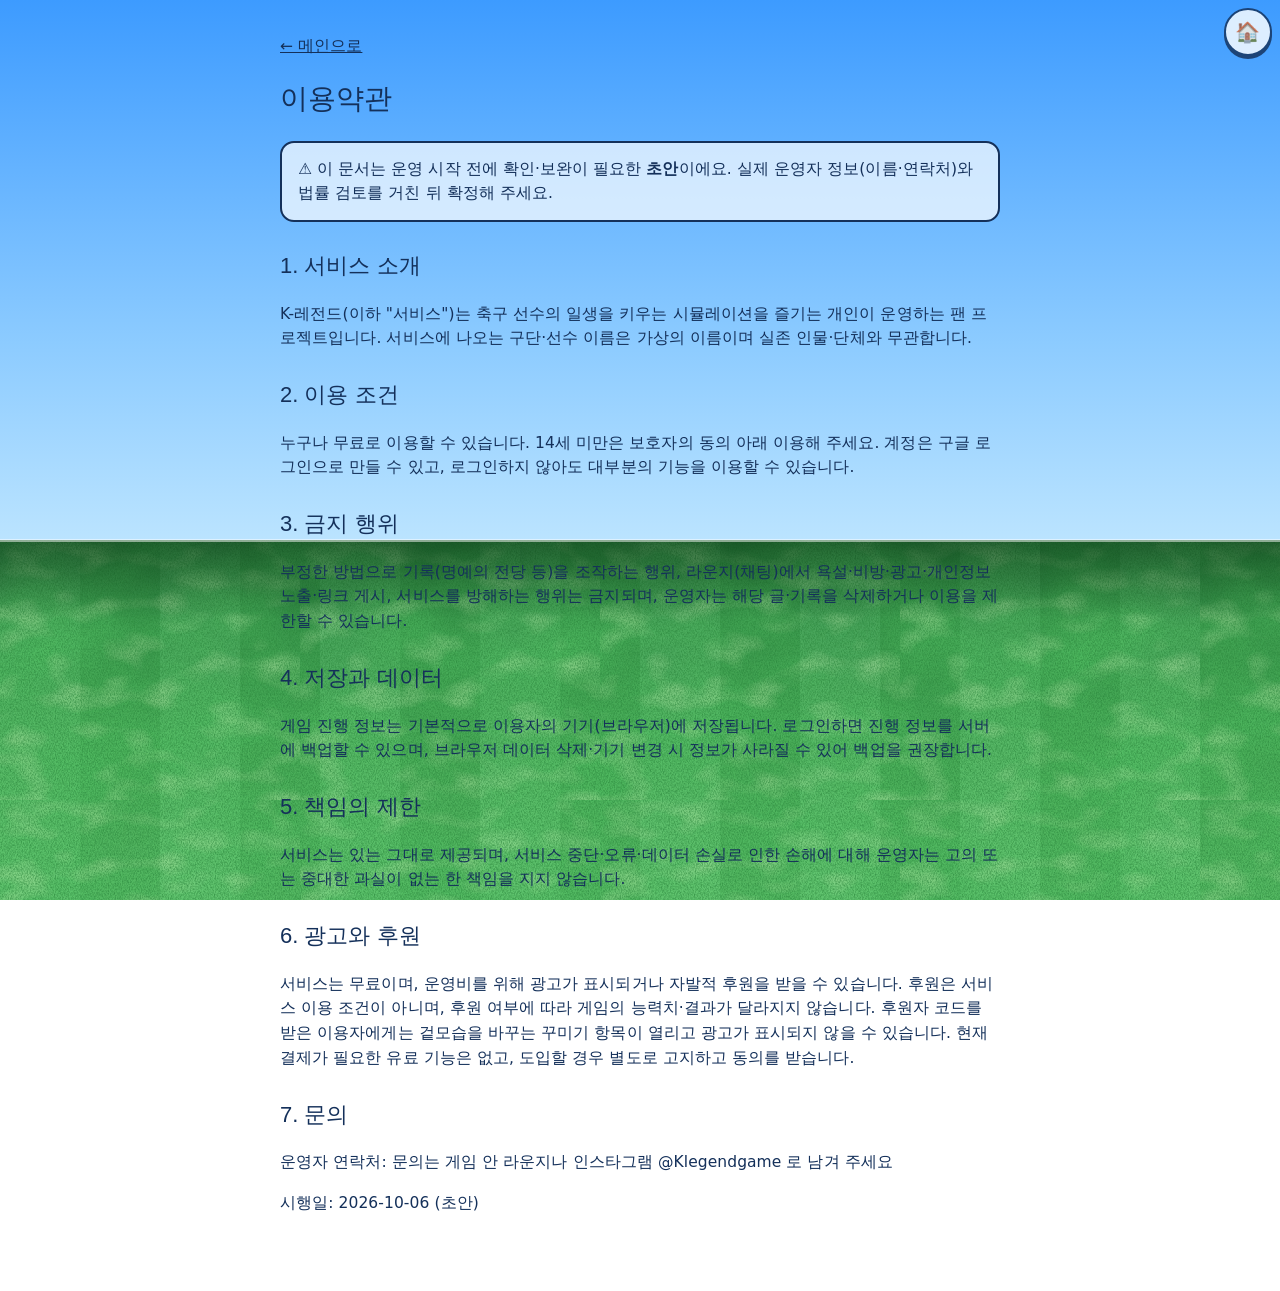
<file: terms.html>
<!doctype html>
<html lang="ko"><head><meta charset="utf-8"><meta name="viewport" content="width=device-width,initial-scale=1"><title>이용약관 · K-레전드</title>
<link rel="stylesheet" href="css/matchday.css"><link rel="stylesheet" href="css/arcade.css">
<style>body{margin:0;padding:18px 16px 60px;font:15px/1.8 "Noto Sans KR",system-ui,sans-serif}main{max-width:720px;margin:0 auto}h1{font-size:26px}h2{font-size:18px;margin-top:26px}a{color:inherit}.box{padding:14px 16px;border-radius:14px;background:rgba(255,255,255,.7);border:2px solid #14305a;margin:12px 0}</style></head>
<body><main><p><a href="index.html">← 메인으로</a></p><h1>이용약관</h1><p class="box">⚠ 이 문서는 운영 시작 전에 확인·보완이 필요한 <b>초안</b>이에요. 실제 운영자 정보(이름·연락처)와 법률 검토를 거친 뒤 확정해 주세요.</p>

<h2>1. 서비스 소개</h2><p>K-레전드(이하 "서비스")는 축구 선수의 일생을 키우는 시뮬레이션을 즐기는 개인이 운영하는 팬 프로젝트입니다. 서비스에 나오는 구단·선수 이름은 가상의 이름이며 실존 인물·단체와 무관합니다.</p>
<h2>2. 이용 조건</h2><p>누구나 무료로 이용할 수 있습니다. 14세 미만은 보호자의 동의 아래 이용해 주세요. 계정은 구글 로그인으로 만들 수 있고, 로그인하지 않아도 대부분의 기능을 이용할 수 있습니다.</p>
<h2>3. 금지 행위</h2><p>부정한 방법으로 기록(명예의 전당 등)을 조작하는 행위, 라운지(채팅)에서 욕설·비방·광고·개인정보 노출·링크 게시, 서비스를 방해하는 행위는 금지되며, 운영자는 해당 글·기록을 삭제하거나 이용을 제한할 수 있습니다.</p>
<h2>4. 저장과 데이터</h2><p>게임 진행 정보는 기본적으로 이용자의 기기(브라우저)에 저장됩니다. 로그인하면 진행 정보를 서버에 백업할 수 있으며, 브라우저 데이터 삭제·기기 변경 시 정보가 사라질 수 있어 백업을 권장합니다.</p>
<h2>5. 책임의 제한</h2><p>서비스는 있는 그대로 제공되며, 서비스 중단·오류·데이터 손실로 인한 손해에 대해 운영자는 고의 또는 중대한 과실이 없는 한 책임을 지지 않습니다.</p>
<h2>6. 광고와 후원</h2><p>서비스는 무료이며, 운영비를 위해 광고가 표시되거나 자발적 후원을 받을 수 있습니다. 후원은 서비스 이용 조건이 아니며, 후원 여부에 따라 게임의 능력치·결과가 달라지지 않습니다. 후원자 코드를 받은 이용자에게는 겉모습을 바꾸는 꾸미기 항목이 열리고 광고가 표시되지 않을 수 있습니다. 현재 결제가 필요한 유료 기능은 없고, 도입할 경우 별도로 고지하고 동의를 받습니다.</p>
<h2>7. 문의</h2><p>운영자 연락처: <span data-op="email">문의는 게임 안 라운지나 인스타그램 @Klegendgame 로 남겨 주세요</span></p>
<p>시행일: 2026-10-06 (초안)</p>
<div class="adslot" data-slot="terms"></div></main>
<script src="js/config.js"></script><script>(function(){var o=window.KL_OPERATOR||{};document.querySelectorAll("[data-op]").forEach(function(e){var v=o[e.dataset.op];if(v){e.textContent=v;}});})();</script><script src="js/theme.js"></script><script src="js/ads.js"></script><script src="js/i18n.js"></script></body></html>
</file>
<file: css/matchday.css>
/* ===== 매치데이 테마 (css/matchday.css) =====
 * 디자인 기준
 *  - 분위기: 야간 경기장 · 잔디 · 전광판. 세련된 레트로(70~80년대 프로그램북의 서체와 색감 + 현대적인 여백과 부드러운 면).
 *  - 색: 깊은 잔디색 바탕(#0d1f19) + 따뜻한 아이보리 글자(#f3ecd8) + 전광판 앰버(#f0bd4f) 하나를 주인공으로. 보조는 차분한 민트·살구·하늘.
 *    네온색과 순백/순흑은 쓰지 않아요. 글자 대비는 AA 이상, 큰 면에는 채도를 낮춰 눈이 편해요.
 *  - 모양: 모서리는 부드럽게(카드 18px, 버튼 14px), 윤곽선은 얇게(1px 분필선), 그림자는 부드럽게. 투박한 굵은 테두리·엇갈린 그림자는 쓰지 않아요.
 *  - 글꼴: 제목은 고전적인 세리프(Noto Serif KR), 숫자는 전광판 느낌의 Oswald, 본문은 Noto Sans KR. 로고만 Black Han Sans.
 *  - 움직임: 천천히 떠오르고(220~420ms), 누르면 살짝 눌려요. 큰 순간은 영상처럼(시네마틱 연출).
 * html[data-theme="matchday"] 일 때 적용돼요(기본). 설정에서 '야간판(기존 어두운 화면)'으로 바꿀 수 있어요. */
html[data-theme="matchday"]{
  --bg0:#0c1c16;--bg1:#102620;--panel:#15302a;--panel2:#1b3b33;--line:rgba(238,226,190,.15);--line2:rgba(238,226,190,.07);
  --txt:#f3ecd8;--muted:#a9b8a8;--acc:#f0bd4f;--acc-ink:#2a1d04;--acc2:#86d7c0;--gold:#f0bd4f;--red:#ec6a55;--blue:#8fb8e8;
  --f-head:"Noto Serif KR","Nanum Myeongjo",serif;--f-num:"Oswald","Noto Sans KR",system-ui,sans-serif;
  --f-body:"Noto Sans KR",system-ui,-apple-system,"Apple SD Gothic Neo","Malgun Gothic",sans-serif;
  --shadow:0 10px 28px rgba(0,0,0,.28);--r:18px;color-scheme:dark}
html[data-theme="matchday"] html,html[data-theme="matchday"]{background:var(--bg0)}
html[data-theme="matchday"] body{
  background-color:#0c1c16;
  background-image:
    radial-gradient(900px 420px at 50% -120px,rgba(255,236,170,.10),transparent 70%),
    repeating-linear-gradient(90deg,rgba(255,255,255,.018) 0 56px,rgba(0,0,0,0) 56px 112px),
    linear-gradient(180deg,#0f2720,#0b1914 60%);
  background-attachment:fixed;font-size:15.5px;line-height:1.6;color:var(--txt);letter-spacing:.005em}
html[data-theme="matchday"] ::selection{background:rgba(240,189,79,.35)}
/* 제목 */
html[data-theme="matchday"] h1,html[data-theme="matchday"] h2{font-family:var(--f-head);font-weight:800;letter-spacing:-.01em;color:var(--txt)}
html[data-theme="matchday"] h1{font-size:28px}html[data-theme="matchday"] h2{font-size:22px}
html[data-theme="matchday"] h3{font-family:var(--f-head);font-weight:700;color:var(--txt)}
html[data-theme="matchday"] .sec{font-family:var(--f-head);font-weight:800;font-size:17px;color:var(--txt);letter-spacing:-.005em;display:flex;align-items:center;gap:8px}
html[data-theme="matchday"] .sec::before{content:"";width:4px;height:16px;border-radius:2px;background:var(--acc);flex:none}
html[data-theme="matchday"] .kick{color:var(--acc);font-weight:700;font-size:11.5px;letter-spacing:.16em;text-transform:uppercase}
html[data-theme="matchday"] .muted,html[data-theme="matchday"] small{color:var(--muted)}
/* 카드 */
html[data-theme="matchday"] .card,html[data-theme="matchday"] .board,html[data-theme="matchday"] .sheet,html[data-theme="matchday"] .hero{
  background:linear-gradient(180deg,rgba(255,255,255,.035),rgba(255,255,255,.008)),var(--panel);border:1px solid var(--line);border-radius:var(--r);
  box-shadow:var(--shadow),inset 0 1px 0 rgba(255,255,255,.05)}
html[data-theme="matchday"] .card.flat{background:linear-gradient(180deg,rgba(255,255,255,.025),rgba(255,255,255,0)),var(--panel);box-shadow:0 6px 18px rgba(0,0,0,.2)}
html[data-theme="matchday"] .hero{background:radial-gradient(500px 220px at 85% -20%,rgba(240,189,79,.16),transparent 70%),linear-gradient(160deg,#1c4136,#112a23);border-color:rgba(240,189,79,.28)}
html[data-theme="matchday"] .stat,html[data-theme="matchday"] .opt,html[data-theme="matchday"] .offer,html[data-theme="matchday"] .rec,html[data-theme="matchday"] .rk,html[data-theme="matchday"] .setrow{
  background:rgba(255,255,255,.035);border:1px solid var(--line);border-radius:14px;box-shadow:none;transition:background .2s,border-color .2s,transform .12s}
html[data-theme="matchday"] .opt:hover,html[data-theme="matchday"] .offer:hover{background:rgba(240,189,79,.07);border-color:rgba(240,189,79,.4)}
html[data-theme="matchday"] .opt:active,html[data-theme="matchday"] .offer:active{transform:scale(.985)}
html[data-theme="matchday"] .opt.on,html[data-theme="matchday"] .offer.pick{border-color:var(--acc);background:rgba(240,189,79,.1)}
html[data-theme="matchday"] .stat b{color:var(--txt)}
/* 버튼 */
html[data-theme="matchday"] .big{background:linear-gradient(180deg,#f7ce70,#e7ac3a);color:var(--acc-ink);border-radius:14px;font-weight:800;letter-spacing:.01em;
  box-shadow:0 4px 0 #9b6d12,0 14px 26px rgba(240,189,79,.22);transition:transform .12s,box-shadow .12s;border:0}
html[data-theme="matchday"] .big:active{transform:translateY(3px);box-shadow:0 1px 0 #9b6d12,0 6px 14px rgba(240,189,79,.18)}
html[data-theme="matchday"] .big:disabled{background:#1d3a31;color:var(--muted);box-shadow:none;border:1px solid var(--line)}
html[data-theme="matchday"] .big.alt,html[data-theme="matchday"] .big.needs{background:rgba(255,255,255,.06);color:var(--txt);border:1px solid var(--line);box-shadow:none}
html[data-theme="matchday"] .big.needs{color:var(--acc);border-color:rgba(240,189,79,.55);animation:mdPulse 1.8s ease-in-out infinite}
@keyframes mdPulse{50%{box-shadow:0 0 0 6px rgba(240,189,79,.12)}}
html[data-theme="matchday"] .wide,html[data-theme="matchday"] .ghost{background:rgba(255,255,255,.05);color:var(--txt);border:1px solid var(--line);border-radius:12px;box-shadow:none;font-weight:600}
html[data-theme="matchday"] .wide:hover,html[data-theme="matchday"] .ghost:hover{border-color:rgba(240,189,79,.5)}
html[data-theme="matchday"] .chips button,html[data-theme="matchday"] .chip{background:rgba(255,255,255,.05);border:1px solid var(--line);border-radius:999px;color:var(--txt)}
html[data-theme="matchday"] .chips button.on,html[data-theme="matchday"] .chip.on{background:rgba(240,189,79,.16);border-color:var(--acc);color:var(--acc)}
html[data-theme="matchday"] .pill,html[data-theme="matchday"] .tag{background:rgba(255,255,255,.07);color:var(--txt);border:1px solid var(--line2);border-radius:999px}
html[data-theme="matchday"] .pill.gold,html[data-theme="matchday"] .tag.g{background:rgba(240,189,79,.14);color:var(--gold);border-color:rgba(240,189,79,.32)}
html[data-theme="matchday"] .pill.acc{background:rgba(134,215,192,.14);color:var(--acc2)}
html[data-theme="matchday"] .pill.red{background:rgba(236,106,85,.14);color:var(--red)}
/* 상단·하단 */
html[data-theme="matchday"] .top{background:rgba(12,28,22,.82);backdrop-filter:blur(14px);border-bottom:1px solid var(--line)}
html[data-theme="matchday"] .ibtn{background:rgba(255,255,255,.06);border:1px solid var(--line);color:var(--txt);border-radius:12px}
html[data-theme="matchday"] .ovr b{color:var(--acc);font-family:var(--f-num)}
html[data-theme="matchday"] .nav{background:rgba(11,24,19,.9);backdrop-filter:blur(16px);border-top:1px solid var(--line)}
html[data-theme="matchday"] .nav button{color:var(--muted);position:relative;transition:color .2s}
html[data-theme="matchday"] .nav button.on{color:var(--acc)}
html[data-theme="matchday"] .nav button.on::after{content:"";position:absolute;top:0;left:30%;right:30%;height:3px;border-radius:0 0 3px 3px;background:var(--acc)}
html[data-theme="matchday"] .cta{background:linear-gradient(180deg,transparent,rgba(11,24,19,.7) 55%)}
/* 막대·진행 */
html[data-theme="matchday"] .bar{background:rgba(255,255,255,.08)}
html[data-theme="matchday"] .bar i{background:linear-gradient(90deg,#c79a3c,var(--acc))}
html[data-theme="matchday"] .bar.warn i{background:linear-gradient(90deg,#d98450,var(--red))}
html[data-theme="matchday"] .tl div{background:rgba(255,255,255,.04);border:1px solid var(--line2);border-radius:12px}
html[data-theme="matchday"] .tl div.done{background:rgba(134,215,192,.08);border-color:rgba(134,215,192,.3)}html[data-theme="matchday"] .tl div.done b{color:var(--acc2)}
html[data-theme="matchday"] .tl div.now{background:rgba(240,189,79,.12);border-color:var(--acc)}html[data-theme="matchday"] .tl div.now b{color:var(--acc)}
/* 안내·입력 */
html[data-theme="matchday"] .note{background:rgba(240,189,79,.08);border:1px solid rgba(240,189,79,.28);border-radius:12px;color:var(--txt)}
html[data-theme="matchday"] .note.good{background:rgba(134,215,192,.09);border-color:rgba(134,215,192,.32)}
html[data-theme="matchday"] .note.warn{background:rgba(236,106,85,.09);border-color:rgba(236,106,85,.34)}
html[data-theme="matchday"] input,html[data-theme="matchday"] select,html[data-theme="matchday"] textarea{background:rgba(0,0,0,.22);color:var(--txt);border:1px solid var(--line);border-radius:12px}
html[data-theme="matchday"] input:focus,html[data-theme="matchday"] select:focus{outline:2px solid rgba(240,189,79,.5);outline-offset:1px}
html[data-theme="matchday"] .ov{background:rgba(5,12,9,.66);backdrop-filter:blur(4px)}
html[data-theme="matchday"] .xclose,html[data-theme="matchday"] .backbar button{background:rgba(20,44,37,.95);color:var(--txt);border:1px solid var(--line);box-shadow:0 4px 12px rgba(0,0,0,.35)}
html[data-theme="matchday"] .backbar{background:linear-gradient(180deg,rgba(12,28,22,.96),rgba(12,28,22,.7))}
html[data-theme="matchday"] .backbar b{font-family:var(--f-head);font-weight:800;color:var(--txt)}
html[data-theme="matchday"] .toast{background:#f3ecd8;color:#1b1710;border-radius:12px}
html[data-theme="matchday"] .emb{border:1px solid var(--line);box-shadow:0 3px 8px rgba(0,0,0,.3)}
html[data-theme="matchday"] .sns{background:rgba(255,255,255,.04);border:1px solid var(--line);border-left:3px solid var(--line);border-radius:12px}
html[data-theme="matchday"] .sns.up{border-left-color:var(--acc2)}html[data-theme="matchday"] .sns.dn{border-left-color:var(--red)}
html[data-theme="matchday"] .sns b{color:var(--acc2)}
html[data-theme="matchday"] .tribute{background:linear-gradient(135deg,rgba(240,189,79,.13),rgba(240,189,79,.03));border:1px solid rgba(240,189,79,.38);border-radius:16px;box-shadow:none;font-family:var(--f-head);font-weight:700}
html[data-theme="matchday"] .srctag{background:rgba(240,189,79,.12);border-color:rgba(240,189,79,.32);color:var(--gold)}
html[data-theme="matchday"] .outlook{color:var(--acc2)}html[data-theme="matchday"] .outlook.up{color:var(--acc2)}html[data-theme="matchday"] .outlook.dn{color:var(--red)}
/* 등장 모션 */
@media(prefers-reduced-motion:no-preference){
  html[data-theme="matchday"] .card,html[data-theme="matchday"] .hero{animation:mdUp .42s cubic-bezier(.2,.7,.2,1) both}
  html[data-theme="matchday"] .card:nth-child(2){animation-delay:.04s}html[data-theme="matchday"] .card:nth-child(3){animation-delay:.08s}html[data-theme="matchday"] .card:nth-child(4){animation-delay:.12s}
  @keyframes mdUp{from{opacity:0;transform:translateY(10px)}}
}
/* ===== 메인 메뉴(index.html) ===== */
html[data-theme="matchday"] .brand{color:var(--txt)}
html[data-theme="matchday"] .brand .k{color:var(--acc)}html[data-theme="matchday"] .brand b{color:var(--txt)}
html[data-theme="matchday"] .mode{border-radius:20px;box-shadow:var(--shadow);border:1px solid rgba(255,255,255,.12);transition:transform .15s}
html[data-theme="matchday"] .mode:active{transform:scale(.98)}
html[data-theme="matchday"] .mode.m{background:radial-gradient(240px 120px at 90% 0%,rgba(255,255,255,.14),transparent 70%),linear-gradient(145deg,#b6402f,#7d2a22);color:#fff3df}
html[data-theme="matchday"] .mode.p{background:radial-gradient(240px 120px at 90% 0%,rgba(255,255,255,.14),transparent 70%),linear-gradient(145deg,#2f6f5e,#1a4036);color:#e9f6ee}
html[data-theme="matchday"] .mode small{color:rgba(255,240,215,.8);opacity:1}
html[data-theme="matchday"] .plink{background:rgba(255,255,255,.05);border:1px solid var(--line);border-radius:14px;color:var(--txt)}
html[data-theme="matchday"] .soon{border:1px dashed rgba(240,189,79,.4);background:rgba(240,189,79,.05);color:var(--muted);border-radius:14px}
html[data-theme="matchday"] .modeinfo{color:var(--muted)}html[data-theme="matchday"] .modeinfo b{color:var(--txt)}
html[data-theme="matchday"] .hof h2 small{color:var(--acc)}
html[data-theme="matchday"] .board{border-color:rgba(240,189,79,.22)}
html[data-theme="matchday"] .board.p{border-color:rgba(134,215,192,.25)}
html[data-theme="matchday"] .board .bt b{font-family:var(--f-head);font-weight:800}
html[data-theme="matchday"] .rk.r1{background:linear-gradient(90deg,rgba(240,189,79,.2),rgba(255,255,255,.03));border-color:rgba(240,189,79,.55)}
html[data-theme="matchday"] .rk .sc,html[data-theme="matchday"] .rec b,html[data-theme="matchday"] .jstat b{color:var(--acc)}
html[data-theme="matchday"] .wrap>main::before{content:"MATCHDAY PROGRAMME  ·  K-LEGEND";display:block;font:600 11px var(--f-num);letter-spacing:.28em;color:var(--acc);opacity:.85;margin-bottom:2px}
html[data-theme="matchday"] #klBgm{background:rgba(20,44,37,.9)!important;border:1px solid var(--line)!important}
html[data-theme="matchday"] footer{color:var(--muted)}
html[data-theme="matchday"] .lf{background:rgba(255,255,255,.04);border:1px solid var(--line);border-radius:12px}
/* 패치노트 */
html[data-theme="matchday"] .back{background:rgba(255,255,255,.06);border:1px solid var(--line);border-radius:12px;color:var(--txt)}
</file>
<file: css/arcade.css>
/* ===== 아케이드 테마 (css/arcade.css) =====
 * 밝고 선명한 원색 · 두꺼운 남색 윤곽 · 눌리는 입체 버튼 · 하늘색 경기장 분위기. 일러스트·로고·문구는 모두 직접 만든 것이에요.
 * html[data-theme="arcade"] 일 때 적용돼요 (설정에서 매치데이/아케이드/야간판 선택). 매치데이 규칙을 바탕으로 색과 모양만 바꿨어요. */
html[data-theme="arcade"]{
  --bg0:#4aa8ff;--bg1:#8ccbff;--panel:#fffdf4;--panel2:#fff3c9;--line:rgba(20,48,90,.55);--line2:rgba(20,48,90,.18);
  --txt:#14305a;--muted:#5a7396;--acc:#ff8a1f;--acc-ink:#3a2200;--acc2:#1fae5b;--gold:#ffb400;--red:#ee3d48;--blue:#2b79e0;
  --f-head:"Black Han Sans","Noto Sans KR",sans-serif;--f-num:"Oswald","Noto Sans KR",system-ui,sans-serif;
  --f-body:"Noto Sans KR",system-ui,-apple-system,"Apple SD Gothic Neo","Malgun Gothic",sans-serif;
  --shadow:0 4px 0 rgba(20,48,90,.35);--r:18px;color-scheme:light}
html[data-theme="arcade"] html,html[data-theme="arcade"]{background:var(--bg0)}
html[data-theme="arcade"] body{
  background-color:#0c1c16;
  background-image:
    radial-gradient(900px 420px at 50% -120px,rgba(255,236,170,.10),transparent 70%),
    repeating-linear-gradient(90deg,rgba(255,255,255,.018) 0 56px,rgba(0,0,0,0) 56px 112px),
    linear-gradient(180deg,#0f2720,#0b1914 60%);
  background-attachment:fixed;font-size:15.5px;line-height:1.6;color:var(--txt);letter-spacing:.005em}
html[data-theme="arcade"] ::selection{background:rgba(240,189,79,.35)}
/* 제목 */
html[data-theme="arcade"] h1,html[data-theme="arcade"] h2{font-family:var(--f-head);font-weight:800;letter-spacing:-.01em;color:var(--txt)}
html[data-theme="arcade"] h1{font-size:28px}html[data-theme="arcade"] h2{font-size:22px}
html[data-theme="arcade"] h3{font-family:var(--f-head);font-weight:700;color:var(--txt)}
html[data-theme="arcade"] .sec{font-family:var(--f-head);font-weight:800;font-size:17px;color:var(--txt);letter-spacing:-.005em;display:flex;align-items:center;gap:8px}
html[data-theme="arcade"] .sec::before{content:"";width:4px;height:16px;border-radius:2px;background:var(--acc);flex:none}
html[data-theme="arcade"] .kick{color:var(--acc);font-weight:700;font-size:11.5px;letter-spacing:.16em;text-transform:uppercase}
html[data-theme="arcade"] .muted,html[data-theme="arcade"] small{color:var(--muted)}
/* 카드 */
html[data-theme="arcade"] .card,html[data-theme="arcade"] .board,html[data-theme="arcade"] .sheet,html[data-theme="arcade"] .hero{
  background:linear-gradient(180deg,rgba(255,255,255,.035),rgba(255,255,255,.008)),var(--panel);border:1px solid var(--line);border-radius:var(--r);
  box-shadow:var(--shadow),inset 0 1px 0 rgba(255,255,255,.05)}
html[data-theme="arcade"] .card.flat{background:linear-gradient(180deg,rgba(255,255,255,.025),rgba(255,255,255,0)),var(--panel);box-shadow:0 6px 18px rgba(0,0,0,.2)}
html[data-theme="arcade"] .hero{background:radial-gradient(500px 220px at 85% -20%,rgba(240,189,79,.16),transparent 70%),linear-gradient(160deg,#1c4136,#112a23);border-color:rgba(240,189,79,.28)}
html[data-theme="arcade"] .stat,html[data-theme="arcade"] .opt,html[data-theme="arcade"] .offer,html[data-theme="arcade"] .rec,html[data-theme="arcade"] .rk,html[data-theme="arcade"] .setrow{
  background:rgba(255,255,255,.035);border:1px solid var(--line);border-radius:14px;box-shadow:none;transition:background .2s,border-color .2s,transform .12s}
html[data-theme="arcade"] .opt:hover,html[data-theme="arcade"] .offer:hover{background:rgba(240,189,79,.07);border-color:rgba(240,189,79,.4)}
html[data-theme="arcade"] .opt:active,html[data-theme="arcade"] .offer:active{transform:scale(.985)}
html[data-theme="arcade"] .opt.on,html[data-theme="arcade"] .offer.pick{border-color:var(--acc);background:rgba(240,189,79,.1)}
html[data-theme="arcade"] .stat b{color:var(--txt)}
/* 버튼 */
html[data-theme="arcade"] .big{background:linear-gradient(180deg,#f7ce70,#e7ac3a);color:var(--acc-ink);border-radius:14px;font-weight:800;letter-spacing:.01em;
  box-shadow:0 4px 0 #9b6d12,0 14px 26px rgba(240,189,79,.22);transition:transform .12s,box-shadow .12s;border:0}
html[data-theme="arcade"] .big:active{transform:translateY(3px);box-shadow:0 1px 0 #9b6d12,0 6px 14px rgba(240,189,79,.18)}
html[data-theme="arcade"] .big:disabled{background:#1d3a31;color:var(--muted);box-shadow:none;border:1px solid var(--line)}
html[data-theme="arcade"] .big.alt,html[data-theme="arcade"] .big.needs{background:rgba(255,255,255,.06);color:var(--txt);border:1px solid var(--line);box-shadow:none}
html[data-theme="arcade"] .big.needs{color:var(--acc);border-color:rgba(240,189,79,.55);animation:mdPulse 1.8s ease-in-out infinite}
@keyframes mdPulse{50%{box-shadow:0 0 0 6px rgba(240,189,79,.12)}}
html[data-theme="arcade"] .wide,html[data-theme="arcade"] .ghost{background:rgba(255,255,255,.05);color:var(--txt);border:1px solid var(--line);border-radius:12px;box-shadow:none;font-weight:600}
html[data-theme="arcade"] .wide:hover,html[data-theme="arcade"] .ghost:hover{border-color:rgba(240,189,79,.5)}
html[data-theme="arcade"] .chips button,html[data-theme="arcade"] .chip{background:rgba(255,255,255,.05);border:1px solid var(--line);border-radius:999px;color:var(--txt)}
html[data-theme="arcade"] .chips button.on,html[data-theme="arcade"] .chip.on{background:rgba(240,189,79,.16);border-color:var(--acc);color:var(--acc)}
html[data-theme="arcade"] .pill,html[data-theme="arcade"] .tag{background:rgba(255,255,255,.07);color:var(--txt);border:1px solid var(--line2);border-radius:999px}
html[data-theme="arcade"] .pill.gold,html[data-theme="arcade"] .tag.g{background:rgba(240,189,79,.14);color:var(--gold);border-color:rgba(240,189,79,.32)}
html[data-theme="arcade"] .pill.acc{background:rgba(134,215,192,.14);color:var(--acc2)}
html[data-theme="arcade"] .pill.red{background:rgba(236,106,85,.14);color:var(--red)}
/* 상단·하단 */
html[data-theme="arcade"] .top{background:rgba(12,28,22,.82);backdrop-filter:blur(14px);border-bottom:1px solid var(--line)}
html[data-theme="arcade"] .ibtn{background:rgba(255,255,255,.06);border:1px solid var(--line);color:var(--txt);border-radius:12px}
html[data-theme="arcade"] .ovr b{color:var(--acc);font-family:var(--f-num)}
html[data-theme="arcade"] .nav{background:rgba(11,24,19,.9);backdrop-filter:blur(16px);border-top:1px solid var(--line)}
html[data-theme="arcade"] .nav button{color:var(--muted);position:relative;transition:color .2s}
html[data-theme="arcade"] .nav button.on{color:var(--acc)}
html[data-theme="arcade"] .nav button.on::after{content:"";position:absolute;top:0;left:30%;right:30%;height:3px;border-radius:0 0 3px 3px;background:var(--acc)}
html[data-theme="arcade"] .cta{background:linear-gradient(180deg,transparent,rgba(11,24,19,.7) 55%)}
/* 막대·진행 */
html[data-theme="arcade"] .bar{background:rgba(255,255,255,.08)}
html[data-theme="arcade"] .bar i{background:linear-gradient(90deg,#c79a3c,var(--acc))}
html[data-theme="arcade"] .bar.warn i{background:linear-gradient(90deg,#d98450,var(--red))}
html[data-theme="arcade"] .tl div{background:rgba(255,255,255,.04);border:1px solid var(--line2);border-radius:12px}
html[data-theme="arcade"] .tl div.done{background:rgba(134,215,192,.08);border-color:rgba(134,215,192,.3)}html[data-theme="arcade"] .tl div.done b{color:var(--acc2)}
html[data-theme="arcade"] .tl div.now{background:rgba(240,189,79,.12);border-color:var(--acc)}html[data-theme="arcade"] .tl div.now b{color:var(--acc)}
/* 안내·입력 */
html[data-theme="arcade"] .note{background:rgba(240,189,79,.08);border:1px solid rgba(240,189,79,.28);border-radius:12px;color:var(--txt)}
html[data-theme="arcade"] .note.good{background:rgba(134,215,192,.09);border-color:rgba(134,215,192,.32)}
html[data-theme="arcade"] .note.warn{background:rgba(236,106,85,.09);border-color:rgba(236,106,85,.34)}
html[data-theme="arcade"] input,html[data-theme="arcade"] select,html[data-theme="arcade"] textarea{background:rgba(0,0,0,.22);color:var(--txt);border:1px solid var(--line);border-radius:12px}
html[data-theme="arcade"] input:focus,html[data-theme="arcade"] select:focus{outline:2px solid rgba(240,189,79,.5);outline-offset:1px}
html[data-theme="arcade"] .ov{background:rgba(5,12,9,.66);backdrop-filter:blur(4px)}
html[data-theme="arcade"] .xclose,html[data-theme="arcade"] .backbar button{background:rgba(20,44,37,.95);color:var(--txt);border:1px solid var(--line);box-shadow:0 4px 12px rgba(0,0,0,.35)}
html[data-theme="arcade"] .backbar{background:linear-gradient(180deg,rgba(12,28,22,.96),rgba(12,28,22,.7))}
html[data-theme="arcade"] .backbar b{font-family:var(--f-head);font-weight:800;color:var(--txt)}
html[data-theme="arcade"] .toast{background:#f3ecd8;color:#1b1710;border-radius:12px}
html[data-theme="arcade"] .emb{border:1px solid var(--line);box-shadow:0 3px 8px rgba(0,0,0,.3)}
html[data-theme="arcade"] .sns{background:rgba(255,255,255,.04);border:1px solid var(--line);border-left:3px solid var(--line);border-radius:12px}
html[data-theme="arcade"] .sns.up{border-left-color:var(--acc2)}html[data-theme="arcade"] .sns.dn{border-left-color:var(--red)}
html[data-theme="arcade"] .sns b{color:var(--acc2)}
html[data-theme="arcade"] .tribute{background:linear-gradient(135deg,rgba(240,189,79,.13),rgba(240,189,79,.03));border:1px solid rgba(240,189,79,.38);border-radius:16px;box-shadow:none;font-family:var(--f-head);font-weight:700}
html[data-theme="arcade"] .srctag{background:rgba(240,189,79,.12);border-color:rgba(240,189,79,.32);color:var(--gold)}
html[data-theme="arcade"] .outlook{color:var(--acc2)}html[data-theme="arcade"] .outlook.up{color:var(--acc2)}html[data-theme="arcade"] .outlook.dn{color:var(--red)}
/* 등장 모션 */
@media(prefers-reduced-motion:no-preference){
  html[data-theme="arcade"] .card,html[data-theme="arcade"] .hero{animation:mdUp .42s cubic-bezier(.2,.7,.2,1) both}
  html[data-theme="arcade"] .card:nth-child(2){animation-delay:.04s}html[data-theme="arcade"] .card:nth-child(3){animation-delay:.08s}html[data-theme="arcade"] .card:nth-child(4){animation-delay:.12s}
  @keyframes mdUp{from{opacity:0;transform:translateY(10px)}}
}
/* ===== 메인 메뉴(index.html) ===== */
html[data-theme="arcade"] .brand{color:var(--txt)}
html[data-theme="arcade"] .brand .k{color:var(--acc)}html[data-theme="arcade"] .brand b{color:var(--txt)}
html[data-theme="arcade"] .mode{border-radius:20px;box-shadow:var(--shadow);border:1px solid rgba(255,255,255,.12);transition:transform .15s}
html[data-theme="arcade"] .mode:active{transform:scale(.98)}
html[data-theme="arcade"] .mode.m{background:radial-gradient(240px 120px at 90% 0%,rgba(255,255,255,.14),transparent 70%),linear-gradient(145deg,#b6402f,#7d2a22);color:#fff3df}
html[data-theme="arcade"] .mode.p{background:radial-gradient(240px 120px at 90% 0%,rgba(255,255,255,.14),transparent 70%),linear-gradient(145deg,#2f6f5e,#1a4036);color:#e9f6ee}
html[data-theme="arcade"] .mode small{color:rgba(255,240,215,.8);opacity:1}
html[data-theme="arcade"] .plink{background:rgba(255,255,255,.05);border:1px solid var(--line);border-radius:14px;color:var(--txt)}
html[data-theme="arcade"] .soon{border:1px dashed rgba(240,189,79,.4);background:rgba(240,189,79,.05);color:var(--muted);border-radius:14px}
html[data-theme="arcade"] .modeinfo{color:var(--muted)}html[data-theme="arcade"] .modeinfo b{color:var(--txt)}
html[data-theme="arcade"] .hof h2 small{color:var(--acc)}
html[data-theme="arcade"] .board{border-color:rgba(240,189,79,.22)}
html[data-theme="arcade"] .board.p{border-color:rgba(134,215,192,.25)}
html[data-theme="arcade"] .board .bt b{font-family:var(--f-head);font-weight:800}
html[data-theme="arcade"] .rk.r1{background:linear-gradient(90deg,rgba(240,189,79,.2),rgba(255,255,255,.03));border-color:rgba(240,189,79,.55)}
html[data-theme="arcade"] .rk .sc,html[data-theme="arcade"] .rec b,html[data-theme="arcade"] .jstat b{color:var(--acc)}
html[data-theme="arcade"] .wrap>main::before{content:"MATCHDAY PROGRAMME  ·  K-LEGEND";display:block;font:600 11px var(--f-num);letter-spacing:.28em;color:var(--acc);opacity:.85;margin-bottom:2px}
html[data-theme="arcade"] #klBgm{background:rgba(20,44,37,.9)!important;border:1px solid var(--line)!important}
html[data-theme="arcade"] footer{color:var(--muted)}
html[data-theme="arcade"] .lf{background:rgba(255,255,255,.04);border:1px solid var(--line);border-radius:12px}
/* 패치노트 */
html[data-theme="arcade"] .back{background:rgba(255,255,255,.06);border:1px solid var(--line);border-radius:12px;color:var(--txt)}

/* ===== 아케이드 전용 덮어쓰기 ===== */
html[data-theme="arcade"],html[data-theme="arcade"] body{background:linear-gradient(180deg,#3d9bff 0%,#8ccbff 38%,#bfe6ff 62%,#bfe6ff 100%) fixed;color:var(--txt);font-weight:500}
html[data-theme="arcade"] body{background-image:none;background-color:transparent}
html[data-theme="arcade"] h1,html[data-theme="arcade"] h2,html[data-theme="arcade"] h3,html[data-theme="arcade"] .sec{font-family:var(--f-head);font-weight:400;letter-spacing:0;color:var(--txt)}
html[data-theme="arcade"] .sec::before{background:var(--acc);width:6px;height:18px;border-radius:3px}
html[data-theme="arcade"] .card,html[data-theme="arcade"] .board,html[data-theme="arcade"] .sheet,html[data-theme="arcade"] .hero{background:var(--panel);border:3px solid #14305a;border-radius:20px;box-shadow:0 5px 0 #14305a;color:var(--txt)}
html[data-theme="arcade"] .card.flat{background:#fff;box-shadow:0 4px 0 rgba(20,48,90,.55)}
html[data-theme="arcade"] .stat,html[data-theme="arcade"] .opt,html[data-theme="arcade"] .offer,html[data-theme="arcade"] .rec,html[data-theme="arcade"] .rk{background:#fff;border:2.5px solid #14305a;border-radius:16px;box-shadow:0 3px 0 rgba(20,48,90,.6);color:var(--txt)}
html[data-theme="arcade"] .opt:hover,html[data-theme="arcade"] .offer:hover{background:#fff6d6;border-color:#14305a}
html[data-theme="arcade"] .opt.on,html[data-theme="arcade"] .offer.pick{background:#ffe27a;border-color:#14305a}
html[data-theme="arcade"] .big{background:linear-gradient(180deg,#ffd84a,#ffb400);color:#3a2200;border:3px solid #14305a;border-radius:16px;box-shadow:0 6px 0 #14305a;font-weight:900}
html[data-theme="arcade"] .big:active{transform:translateY(5px);box-shadow:0 1px 0 #14305a}
html[data-theme="arcade"] .big:disabled{background:#d9e4f2;color:#7f93b0;box-shadow:0 3px 0 #9fb2cc;border-color:#9fb2cc}
html[data-theme="arcade"] .big.alt,html[data-theme="arcade"] .big.needs{background:#fff;color:var(--blue);border:3px solid #14305a;box-shadow:0 6px 0 #14305a;animation:none}
html[data-theme="arcade"] .wide,html[data-theme="arcade"] .ghost{background:#e8f4ff;color:var(--txt);border:3px solid #14305a;border-radius:14px;box-shadow:0 4px 0 #14305a;font-weight:700}
html[data-theme="arcade"] .wide:active,html[data-theme="arcade"] .ghost:active{transform:translateY(3px);box-shadow:0 1px 0 #14305a}
html[data-theme="arcade"] .chips button,html[data-theme="arcade"] .chip{background:#fff;border:2.5px solid #14305a;color:var(--txt);box-shadow:0 2px 0 #14305a}
html[data-theme="arcade"] .chips button.on,html[data-theme="arcade"] .chip.on{background:#ffb400;color:#3a2200}
html[data-theme="arcade"] .pill,html[data-theme="arcade"] .tag{background:#e8f4ff;color:var(--txt);border:2px solid #14305a}
html[data-theme="arcade"] .pill.gold{background:#ffe27a;color:#5a3a00;border-color:#14305a}
html[data-theme="arcade"] .top{background:linear-gradient(180deg,#2b79e0,#2268c6);color:#fff;border-bottom:3px solid #14305a;backdrop-filter:none}
html[data-theme="arcade"] .top *{color:#fff}html[data-theme="arcade"] .top .muted,html[data-theme="arcade"] .top small{color:#d6eaff}
html[data-theme="arcade"] .ibtn{background:#fff;color:#14305a;border:2.5px solid #14305a;box-shadow:0 3px 0 #14305a}
html[data-theme="arcade"] .top .ibtn{color:#14305a}
html[data-theme="arcade"] .ovr b{color:#ffd84a;text-shadow:0 2px 0 #14305a}
html[data-theme="arcade"] .nav{background:#14305a;border-top:3px solid #0b1e3b;backdrop-filter:none}
html[data-theme="arcade"] .nav button{color:#9cbbe6}html[data-theme="arcade"] .nav button.on{color:#ffd84a}
html[data-theme="arcade"] .nav button.on::after{background:#ffd84a;height:4px}
html[data-theme="arcade"] .cta{background:linear-gradient(180deg,transparent,rgba(61,155,255,.35) 60%)}
html[data-theme="arcade"] .bar{background:#cfe0f3;border:2px solid #14305a;border-radius:99px;overflow:hidden}
html[data-theme="arcade"] .bar i{background:linear-gradient(90deg,#ff8a1f,#ffd84a)}
html[data-theme="arcade"] .note{background:#fff6d6;border:2.5px solid #14305a;color:var(--txt)}
html[data-theme="arcade"] .note.good{background:#dff8e6}html[data-theme="arcade"] .note.warn{background:#ffe3e3}
html[data-theme="arcade"] input,html[data-theme="arcade"] select,html[data-theme="arcade"] textarea{background:#fff;color:var(--txt);border:2.5px solid #14305a}
html[data-theme="arcade"] .ov{background:rgba(20,48,90,.55)}
html[data-theme="arcade"] .sheet{background:#fffdf4}
html[data-theme="arcade"] .xclose,html[data-theme="arcade"] .backbar button{background:#fff;color:#14305a;border:2.5px solid #14305a}
html[data-theme="arcade"] .backbar{background:linear-gradient(180deg,#2b79e0,#3d9bff)}html[data-theme="arcade"] .backbar b{color:#fff}
html[data-theme="arcade"] .toast{background:#14305a;color:#fff}
html[data-theme="arcade"] .kick{color:var(--acc)}html[data-theme="arcade"] .muted,html[data-theme="arcade"] small{color:var(--muted)}
html[data-theme="arcade"] .tl div{background:#fff;border:2px solid #14305a}
html[data-theme="arcade"] .tl div.now{background:#ffe27a}html[data-theme="arcade"] .tl div.done{background:#dff8e6}
html[data-theme="arcade"] .lf{background:#fff;border:2px solid #14305a;color:var(--txt)}
html[data-theme="arcade"] footer{color:#14305a}
html[data-theme="arcade"] .sns{background:#fff;border:2px solid #14305a;border-left:6px solid #2b79e0;color:var(--txt)}
html[data-theme="arcade"] .tribute{background:#fff6d6;border:3px solid #14305a;color:var(--txt)}
html[data-theme="arcade"] #klHomeKey,html[data-theme="arcade"] #klBgm{background:#fff!important;color:#14305a!important;border:2.5px solid #14305a!important;box-shadow:0 3px 0 #14305a!important}
/* 메인 메뉴 */
html[data-theme="arcade"] .wrap>main::before{content:"FOOTBALL CAREER SIMULATION";color:#14305a;letter-spacing:.3em}
html[data-theme="arcade"] .brand{font-family:var(--f-head);font-size:54px;line-height:1;text-align:center;color:#ffd84a;-webkit-text-stroke:7px #14305a;paint-order:stroke fill;text-shadow:0 6px 0 #14305a;letter-spacing:-.01em;margin:10px 0 2px}
html[data-theme="arcade"] .brand .k{color:#ff8a1f}html[data-theme="arcade"] .brand b{color:#fff}
html[data-theme="arcade"] .sub{color:#14305a;font-weight:700;text-align:center;text-shadow:0 1px 0 rgba(255,255,255,.7)}
html[data-theme="arcade"] .mode{border:3px solid #14305a;border-radius:20px;box-shadow:0 6px 0 #14305a;color:#fff}
html[data-theme="arcade"] .mode.p{background:linear-gradient(180deg,#3fc46a,#1fa24b)}html[data-theme="arcade"] .mode.m{background:linear-gradient(180deg,#ff6b5e,#e23a3a)}
html[data-theme="arcade"] .mode b{font-family:var(--f-head);font-weight:400;font-size:26px;text-shadow:0 3px 0 rgba(20,48,90,.55)}
html[data-theme="arcade"] .mode small{color:#fff;opacity:.95;font-weight:700}
html[data-theme="arcade"] .mbtn{background:#fff;border:3px solid #14305a;border-radius:18px;box-shadow:0 5px 0 #14305a;color:#14305a}
html[data-theme="arcade"] .mbtn small{color:#5a7396}html[data-theme="arcade"] .mbtn:active{transform:translateY(4px);box-shadow:0 1px 0 #14305a}
html[data-theme="arcade"] .about{background:#fffdf4;border:3px solid #14305a;box-shadow:0 5px 0 #14305a}html[data-theme="arcade"] .about h3{color:#e2681a}html[data-theme="arcade"] .about p{color:#3d5a85}
html[data-theme="arcade"] .soon{background:#fff6d6;border:3px dashed #14305a;color:#14305a}
html[data-theme="arcade"] .hof h2 small{color:#e2681a}
html[data-theme="arcade"] .newdot{background:#ee3d48;color:#fff}
/* 첫 화면 일러스트 (index.html .arc-hero) */
.arc-hero{display:none}
html[data-theme="arcade"] .arc-hero{display:block;position:relative;margin:2px 0 6px;border-radius:22px;overflow:hidden;border:3px solid #14305a;box-shadow:0 6px 0 #14305a;height:200px;background:linear-gradient(180deg,#2f93ff,#a6d8ff)}
html[data-theme="arcade"] .arc-hero svg{width:100%;height:100%;display:block}
html[data-theme="arcade"] .arc-hero .cloud{animation:arcCloud 38s linear infinite}html[data-theme="arcade"] .arc-hero .cloud.c2{animation-duration:55s;animation-delay:-20s}
@keyframes arcCloud{from{transform:translateX(-140px)}to{transform:translateX(440px)}}
html[data-theme="arcade"] .arc-hero .ball{animation:arcBall 3.2s ease-in-out infinite;transform-box:fill-box;transform-origin:center}
@keyframes arcBall{0%,100%{transform:translateY(0) rotate(0)}50%{transform:translateY(-16px) rotate(180deg)}}
/* 가독성 보정 */
html[data-theme="arcade"] .body>.kick,html[data-theme="arcade"] .body>small.kick{color:#fff;text-shadow:0 2px 0 #14305a;font-weight:800}
html[data-theme="arcade"] .pay b,html[data-theme="arcade"] .rec b,html[data-theme="arcade"] .jstat b,html[data-theme="arcade"] .rk .sc{color:#c26a00}
html[data-theme="arcade"] .stat b{color:var(--txt)}
html[data-theme="arcade"] .body>h2,html[data-theme="arcade"] .body>h3.sec{color:var(--txt)}
html[data-theme="arcade"] .sheet .kick,html[data-theme="arcade"] .card .kick{color:#e2681a;text-shadow:none}

/* 천연잔디 바닥: 촘촘한 잔디결(미세 노이즈) + 부드러운 깎인 무늬 + 밝고 어두운 얼룩 + 먼 곳은 어둡게(원근) — 선(머리카락) 모양은 쓰지 않아요 */
html[data-theme="arcade"] body::before{content:"";position:fixed;left:0;right:0;bottom:0;height:40vh;z-index:-1;pointer-events:none;
  background:
   linear-gradient(180deg,rgba(0,35,10,.5) 0,rgba(0,35,10,0) 22%),
   url("data:image/svg+xml,%3Csvg xmlns='http://www.w3.org/2000/svg' width='160' height='160'%3E%3Cfilter id='f'%3E%3CfeTurbulence type='fractalNoise' baseFrequency='1.15 .55' numOctaves='2' seed='11' stitchTiles='stitch'/%3E%3CfeColorMatrix values='0 0 0 0 .02 0 0 0 0 .22 0 0 0 0 .04 0 0 0 1.25 -.42'/%3E%3C/filter%3E%3Crect width='160' height='160' filter='url(%23f)'/%3E%3C/svg%3E"),
   url("data:image/svg+xml,%3Csvg xmlns='http://www.w3.org/2000/svg' width='300' height='260'%3E%3Cfilter id='l'%3E%3CfeTurbulence type='fractalNoise' baseFrequency='.02 .035' numOctaves='2' seed='8' stitchTiles='stitch'/%3E%3CfeColorMatrix values='0 0 0 0 .75 0 0 0 0 .95 0 0 0 0 .55 0 0 0 1.1 -.55'/%3E%3C/filter%3E%3Crect width='300' height='260' filter='url(%23l)'/%3E%3C/svg%3E"),
   url("data:image/svg+xml,%3Csvg xmlns='http://www.w3.org/2000/svg' width='520' height='420'%3E%3Cfilter id='p'%3E%3CfeTurbulence type='fractalNoise' baseFrequency='.008 .012' numOctaves='3' seed='3' stitchTiles='stitch'/%3E%3CfeColorMatrix values='0 0 0 0 .08 0 0 0 0 .5 0 0 0 0 .12 0 0 0 1.3 -.35'/%3E%3C/filter%3E%3Crect width='520' height='420' filter='url(%23p)'/%3E%3C/svg%3E"),
   repeating-linear-gradient(90deg,rgba(255,255,255,.06) 0 80px,rgba(0,40,0,.07) 80px 160px),
   linear-gradient(180deg,#2f8a45,#4cb35c 55%,#5cc36a);
  background-size:auto,160px 160px,300px 260px,520px 420px,auto,auto;background-blend-mode:normal}
html[data-theme="arcade"] body::after{content:"";position:fixed;left:0;right:0;bottom:calc(40vh - 2px);height:3px;background:rgba(255,255,255,.5);z-index:-1;pointer-events:none}

/* 훈련 등급·능력치 버튼: 잔디 위에서도 또렷하게 (불투명 카드) */
html[data-theme="arcade"] .trainbtn{background:#fffdf3;border:2px solid #14305a;box-shadow:0 3px 0 #14305a;color:var(--txt)}
html[data-theme="arcade"] .trainbtn small{color:#4a6288}
html[data-theme="arcade"] .trainbtn em{color:#b86a00;font-weight:700}
html[data-theme="arcade"] .trainbtn.on{background:#fff0cf;border-color:var(--acc);box-shadow:0 3px 0 var(--acc)}
html[data-theme="arcade"] .trainbtn:active{transform:translateY(2px);box-shadow:0 1px 0 #14305a}
</file>
<file: css/cosmetics.css>
/* 꾸미기 (css/cosmetics.css) — 액자·은퇴 카드·꾸미기 화면. 색은 각 화면의 변수(--panel, --line, --txt …)를 따라가요 */
.cf{position:relative}
.cf>.cf-orn{position:absolute;top:-14px;z-index:2;pointer-events:none;line-height:0;filter:drop-shadow(0 2px 3px rgba(0,0,0,.45))}
.cf>.cf-orn.l{left:-10px}.cf>.cf-orn.r{right:-10px;transform:scaleX(-1)}
.cf-anim{animation:cfpulse 2.8s ease-in-out infinite}
@keyframes cfpulse{50%{filter:brightness(1.14) saturate(1.1)}}
@media(prefers-reduced-motion:reduce){.cf-anim{animation:none}}
.cemb{display:inline-block;flex:none}

/* 은퇴 카드(화면용) */
.rcard{position:relative;border-radius:26px;padding:16px 14px 18px;text-align:center;color:var(--ci,#fff);margin:8px 8px 14px}
.rcard.sq{border-radius:6px}
.rcard::before,.rcard::after{border-radius:inherit}
.rcard::before{content:"";position:absolute;inset:0;pointer-events:none;background:radial-gradient(260px 200px at 50% 22%,rgba(255,255,255,.22),transparent 70%)}
.rcard.p-stripes::after{content:"";position:absolute;inset:0;pointer-events:none;background:repeating-linear-gradient(90deg,rgba(255,255,255,.06) 0 10%,transparent 10% 20%)}
.rcard.p-grid::after{content:"";position:absolute;inset:0;pointer-events:none;background:linear-gradient(rgba(255,207,74,.12) 1px,transparent 1px) 0 0/18px 18px,linear-gradient(90deg,rgba(255,207,74,.12) 1px,transparent 1px) 0 0/18px 18px}
.rcard>*{position:relative;z-index:1}
.rcard .rc-k{font:700 12px var(--f-num,Oswald,sans-serif);letter-spacing:.3em;color:var(--ca,#19f2a3)}
.rcard .rc-sp{margin:6px 0 2px;min-height:150px;display:grid;place-items:end center}
.rcard .rc-sp img{image-rendering:pixelated}
.rcard h2{font:400 clamp(26px,8vw,34px)/1.15 var(--f-head,"Black Han Sans",sans-serif);color:var(--ci,#fff);word-break:keep-all;overflow-wrap:anywhere}
.rcard .rc-sb{color:var(--cs,#bbb);font-size:14px;margin-top:2px;display:flex;justify-content:center;align-items:center;gap:6px;flex-wrap:wrap}
.rcard .rc-two{display:grid;grid-template-columns:1fr 1fr;gap:10px;margin:14px 0 10px}
.rcard .rc-two div{border-radius:14px;border:1px solid var(--ca,#19f2a3);background:rgba(0,0,0,.18);padding:8px 4px 6px}
.rcard .rc-two small{display:block;color:var(--cs,#bbb);font-size:11px}
.rcard .rc-two b{font:700 38px/1.1 var(--f-num,Oswald,sans-serif);color:var(--ca,#19f2a3)}
.rcard .rc-four{display:grid;grid-template-columns:repeat(4,1fr);gap:4px}
.rcard .rc-four b{display:block;font:700 22px var(--f-num,Oswald,sans-serif);color:var(--ci,#fff)}
.rcard .rc-four small{color:var(--cs,#bbb);font-size:11px}
.rcard .rc-tt{display:flex;flex-wrap:wrap;gap:6px;justify-content:center;margin-top:10px}
.rcard .rc-tt span{padding:4px 10px;border-radius:999px;background:rgba(0,0,0,.22);border:1px solid var(--ca,#19f2a3);font-size:12px;font-weight:700;color:var(--ci,#fff)}
.rcard .rc-ft{margin-top:12px;font-size:11px;color:var(--cs,#bbb);opacity:.85}
.rcbtn{display:grid;grid-template-columns:1fr;gap:8px;margin:2px 0 6px}

/* 이미지 미리보기 창 */
.cardimg{width:100%;max-height:60dvh;object-fit:contain;border-radius:12px;display:block;margin:0 auto;-webkit-touch-callout:default;user-select:auto}

/* 꾸미기 화면 */
.cospv{display:grid;gap:8px;justify-items:center;text-align:center}
.cospv .stage{min-height:170px;display:grid;place-items:center;width:100%;border-radius:14px;background:rgba(255,255,255,.04);border:1px solid var(--line,rgba(255,255,255,.12));padding:10px 4px}
.cospv .stage img.pix{image-rendering:pixelated}
.cospv .mock{width:150px;min-height:92px;border-radius:14px;padding:10px 8px;display:grid;place-items:center;font-weight:700;font-size:13px;background:linear-gradient(180deg,#1b1530,#0a0816);color:#ffe9a8;border:1px solid rgba(255,207,74,.5)}
.cospv .mock.card{width:130px;min-height:130px}
.cospv h3{font-size:16px}
.cospv .why{font-size:13px;color:var(--muted)}
.cospv .why.lock{color:var(--gold,#ffcf4a)}
.cosgrid{display:grid;grid-template-columns:repeat(3,1fr);gap:8px}
.cosit{position:relative;min-height:96px;border-radius:14px;border:1px solid var(--line,rgba(255,255,255,.14));background:rgba(255,255,255,.04);display:grid;grid-template-rows:56px auto;place-items:center;padding:6px 4px 8px;gap:2px;text-align:center;font-size:12px;font-weight:700;color:var(--txt)}
.cosit.on{border-color:var(--acc,#19f2a3);box-shadow:0 0 0 2px rgba(25,242,163,.25)}
.cosit.sel{outline:2px solid var(--gold,#ffcf4a);outline-offset:1px}
.cosit.lk .th{opacity:.45;filter:grayscale(.6)}
.cosit .th{display:grid;place-items:center;width:100%;height:56px}
.cosit .th img.pix{image-rendering:pixelated}
.cosit .sw{width:34px;height:34px;border-radius:50%;border:2px solid rgba(255,255,255,.35)}
.cosit .fr{width:44px;height:30px;border-radius:6px;background:#1b1530}
.cosit .cd{width:44px;height:48px;border-radius:8px;border:1px solid rgba(255,255,255,.25)}
.cosit .bd{position:absolute;top:4px;right:5px;font-size:11px;line-height:1;padding:2px 5px;border-radius:999px;background:rgba(0,0,0,.35);color:#fff}
.cosit .bd.ok{background:var(--acc,#19f2a3);color:#04281b}
.cosit small{display:block;font-size:11px;color:var(--muted);font-weight:500}
.cosit>span:not(.th){line-height:1.25}
.cossub{display:flex;gap:6px;overflow-x:auto;padding-bottom:2px}
.cossub button{flex:none;min-height:44px;padding:0 12px;border-radius:999px;border:1px solid var(--line);background:rgba(255,255,255,.04);font-weight:700;font-size:13px}
.cossub button.on{background:rgba(25,242,163,.14);border-color:var(--acc);color:var(--acc)}
.supbox{display:grid;gap:8px}
.supbox input{min-height:48px;border-radius:12px;border:1px solid var(--line);background:rgba(255,255,255,.05);padding:0 12px;letter-spacing:.06em;text-transform:uppercase}
.setmain{display:grid;grid-template-columns:1fr 1fr;gap:8px;margin:6px 0 10px}
.setmain button{min-height:46px;border-radius:12px;border:1px solid var(--line);background:rgba(255,255,255,.04);font-weight:700}
.setmain button.on{background:rgba(25,242,163,.14);border-color:var(--acc);color:var(--acc)}

/* 스카우터 새로고침 */
.rescout{display:grid;gap:6px;margin:10px 0 4px}
.rescout .wide small{display:block;font-weight:500;color:var(--muted)}

.crop{display:block;width:56px;height:56px;overflow:hidden;border-radius:10px;background:rgba(255,255,255,.05)}
.crop img{display:block;margin:-2px 0 0 -12px}
.crop.t img{margin:-30px 0 0 -12px}

/* 테마(아케이드·매치데이)의 제목 효과가 카드 글자를 덮지 않게 */
.rcard h2,.rcard b,.rcard small,.rcard span,.rcard .rc-k{text-shadow:none!important;-webkit-text-stroke:0!important;filter:none}
.rcard h2{color:var(--ci)!important;-webkit-text-fill-color:var(--ci)!important;background:none!important}
.rcard .rc-sb,.rcard .rc-sb span,.rcard small,.rcard .rc-ft{color:var(--cs)!important;-webkit-text-fill-color:var(--cs)!important}
.rcard .rc-two b,.rcard .rc-k{color:var(--ca)!important;-webkit-text-fill-color:var(--ca)!important}
.rcard .rc-four b,.rcard .rc-tt span{color:var(--ci)!important;-webkit-text-fill-color:var(--ci)!important}
.rcard .rc-tt span{background:rgba(0,0,0,.22)}
.rcard .rc-k{display:block;padding:0;border:0;box-shadow:none;background:none}
</file>
<file: css/style.css>
/* K-레전드 38: FIFA(FUT) 스타일 다크 UI. 색은 맨 위 :root 변수에서 바꿀 수 있어요 */
html,body{margin:0}
*{box-sizing:border-box}
img{max-width:100%}
[hidden]{display:none!important}
:root{
  --bg0:#05070f;--bg1:#0a1226;--panel:#0e1631;--panel2:#142046;--line:rgba(120,150,255,.18);--line2:rgba(255,255,255,.08);
  --txt:#eaf0ff;--muted:#8d9bc4;--acc:#19f2a3;--acc-ink:#04281b;--acc2:#27d7ff;--gold:#ffcf4a;--red:#ff4f64;
  --win:#19f2a3;--draw:#8d9bc4;--loss:#ff4f64;
  --f-head:"Black Han Sans","Noto Sans KR",system-ui,sans-serif;
  --f-num:"Oswald","Noto Sans KR",system-ui,sans-serif;
  --f-body:"Noto Sans KR",system-ui,-apple-system,"Apple SD Gothic Neo","Malgun Gothic",sans-serif;
  color-scheme:dark;
}
body{background:var(--bg0);color:var(--txt);font-family:var(--f-body);font-size:15px;line-height:1.55;min-height:100vh;
  padding-top:env(safe-area-inset-top,0);padding-bottom:env(safe-area-inset-bottom,0)}
.bgfx{position:fixed;inset:0;z-index:-1;pointer-events:none;
  background:radial-gradient(900px 520px at 85% -8%,rgba(60,90,255,.28),transparent 60%),radial-gradient(700px 420px at -8% 12%,rgba(25,242,163,.14),transparent 60%),
  linear-gradient(180deg,#070c1c,#05070f 40%)}
.bgfx::after{content:"";position:absolute;inset:0;opacity:.5;
  background:repeating-linear-gradient(115deg,rgba(255,255,255,.025) 0 2px,transparent 2px 22px)}

/* 상단 바 */
.top{position:sticky;top:0;z-index:20;background:rgba(5,7,15,.82);backdrop-filter:blur(10px);border-bottom:1px solid var(--line)}
.top-in{max-width:1180px;margin:0 auto;padding:10px 16px;display:flex;align-items:center;gap:14px;flex-wrap:wrap}
.logo{font-family:var(--f-head);font-size:24px;letter-spacing:.02em;display:flex;align-items:baseline;gap:2px;line-height:1}
.logo .k{color:var(--acc);font-size:30px}.logo .l{color:var(--txt)}.logo b{margin-left:6px;font-weight:400;color:var(--gold);font-size:30px}
.season-badge{display:flex;align-items:center;gap:8px;font-family:var(--f-num);font-size:13px;color:var(--muted);margin-left:auto;
  background:linear-gradient(90deg,rgba(25,242,163,.14),rgba(39,215,255,.06));border:1px solid var(--line);padding:5px 12px;
  clip-path:polygon(8px 0,100% 0,calc(100% - 8px) 100%,0 100%)}
.season-badge b{font-size:20px;color:var(--acc);line-height:1}
.sb-k{letter-spacing:.14em}.sb-y{color:var(--txt)}
.chip{font:600 11px var(--f-num);letter-spacing:.06em;padding:2px 8px;border-radius:999px;background:rgba(255,255,255,.1);color:var(--txt)}
.chip.acl{background:linear-gradient(90deg,#27d7ff,#6d7bff);color:#06142b}
.best{font:500 12px var(--f-num);color:var(--muted);text-align:right}
.best strong{display:block;color:var(--txt);font-size:14px}

.wrap{max-width:1180px;margin:0 auto;padding:18px 16px 60px}

/* 패널 */
.panel{position:relative;background:linear-gradient(180deg,rgba(22,34,72,.82),rgba(11,18,40,.88));border:1px solid var(--line);
  border-radius:4px 22px 4px 22px;padding:16px;min-width:0;box-shadow:0 10px 40px rgba(0,0,0,.35)}
.panel::before{content:"";position:absolute;left:-1px;top:-1px;width:46px;height:3px;background:var(--acc);border-radius:0 0 3px 0}
.panel-h{display:flex;align-items:center;justify-content:space-between;gap:10px;flex-wrap:wrap;margin-bottom:12px}
.panel-h h2,section h2{font-family:var(--f-head);font-weight:400;font-size:22px;margin:0;letter-spacing:.02em}
.label{font:600 11px var(--f-num);letter-spacing:.14em;text-transform:uppercase;color:var(--muted)}
.hint{font-size:13px;color:var(--muted);margin:10px 0 0;min-height:1.5em}
.muted{color:var(--muted)}
.sec{font-family:var(--f-head);font-weight:400;font-size:17px;margin:18px 0 8px;color:var(--acc);letter-spacing:.03em}

/* 클럽 설정 줄 */
.clubbar{display:flex;flex-wrap:wrap;gap:14px 18px;align-items:flex-end;margin-bottom:18px}
.field{display:flex;flex-direction:column;gap:5px;min-width:0}
.inp{background:rgba(255,255,255,.06);border:1px solid var(--line);color:var(--txt);border-radius:8px;padding:8px 10px;font:500 14px var(--f-body);min-width:0;width:170px}
.inp:focus{outline:2px solid var(--acc);outline-offset:1px}
.toggle{display:inline-flex;align-items:center;gap:8px;font-size:13px;color:var(--muted);cursor:pointer;user-select:none;padding-bottom:8px}
.toggle input{accent-color:var(--acc);width:16px;height:16px}

/* 칩(세그먼트) */
.seg{display:inline-flex;flex-wrap:wrap;gap:4px}
.seg button{border:1px solid var(--line);background:rgba(255,255,255,.05);color:var(--muted);font:600 13px var(--f-num);letter-spacing:.03em;padding:6px 12px;
  border-radius:6px;cursor:pointer;transition:all .15s;white-space:nowrap}
.seg button:hover:not(:disabled){color:var(--txt);border-color:var(--acc)}
.seg button[aria-pressed="true"]{background:var(--acc);color:var(--acc-ink);border-color:var(--acc)}
.seg button:disabled{cursor:not-allowed;opacity:.4}

/* 버튼 */
.btnrow{display:flex;flex-wrap:wrap;gap:8px}
.btn{border:0;cursor:pointer;padding:11px 18px;font:700 14px var(--f-body);letter-spacing:.02em;color:var(--txt);background:rgba(255,255,255,.12);
  clip-path:polygon(10px 0,100% 0,calc(100% - 10px) 100%,0 100%);transition:filter .15s,transform .1s}
.btn:hover:not(:disabled){filter:brightness(1.15)}
.btn:active:not(:disabled){transform:translateY(1px)}
.btn.primary{background:linear-gradient(90deg,var(--acc),#13d38c);color:var(--acc-ink)}
.btn.go{background:linear-gradient(90deg,var(--gold),#ff9d2e);color:#2b1a00}
.btn.ghost{background:rgba(255,255,255,.08)}
.btn.small{padding:6px 12px;font-size:12px}
.btn.big{font-size:16px;padding:14px 26px}
.btn:disabled{opacity:.35;cursor:not-allowed}
.btn:focus-visible,.offer:focus-visible,.slot:focus-visible,.bslot:focus-visible{outline:3px solid var(--acc);outline-offset:2px}

.grid{display:grid;grid-template-columns:minmax(0,1.05fr) minmax(0,.95fr);gap:18px;align-items:start}
@media (max-width:900px){.grid{grid-template-columns:minmax(0,1fr)}.season-badge{margin-left:0}}

/* ===== FIFA 선수 카드 ===== */
.fcard{container-type:inline-size;position:relative;display:block;width:100%;aspect-ratio:5/7;text-align:center;overflow:hidden;
  clip-path:polygon(0 6%,50% 0,100% 6%,100% 86%,50% 100%,0 86%);
  background:var(--fc-bg);color:var(--fc-ink);font-family:var(--f-num);box-shadow:inset 0 0 0 1px rgba(255,255,255,.4)}
.fcard::after{content:"";position:absolute;inset:0;background:linear-gradient(115deg,transparent 35%,rgba(255,255,255,.35) 48%,transparent 60%);transform:translateX(-120%);pointer-events:none}
.offer:hover .fcard::after,.slot.can .fcard::after{transform:translateX(120%);transition:transform .8s}
.fc-ovr{position:absolute;left:11cqw;top:14cqw;font-size:27cqw;font-weight:700;line-height:1;letter-spacing:-.02em}
.fc-pos{position:absolute;left:11cqw;top:43cqw;font-size:11.5cqw;font-weight:600;letter-spacing:.05em}
.fc-art{position:absolute;right:5cqw;top:9cqw;width:62cqw;height:62cqw;opacity:.26}
.fc-art svg{width:100%;height:100%;fill:currentColor;display:block}
.fc-name{position:absolute;left:3cqw;right:3cqw;top:87cqw;font-family:var(--f-body);font-weight:700;font-size:clamp(7px,12.5cqw,17px);line-height:1.15;white-space:nowrap;overflow:hidden;text-overflow:ellipsis}
.fc-sub{position:absolute;left:3cqw;right:3cqw;top:107cqw;font-size:clamp(6px,8.5cqw,12px);font-weight:500;opacity:.78;white-space:nowrap;overflow:hidden;text-overflow:ellipsis}
.fc-badge{position:absolute;right:3cqw;top:3cqw;font:700 9cqw var(--f-num);padding:1cqw 3cqw;border-radius:999px;background:#0a1226;color:#fff;z-index:2}
.fc-badge.up{background:#19f2a3;color:#04281b}.fc-badge.down{background:#ff4f64;color:#fff}.fc-badge.gray{background:rgba(0,0,0,.65);color:#fff;font-size:8cqw}

.t-bronze{--fc-bg:linear-gradient(155deg,#e0aa72,#8f5d2d 58%,#5c3a1a);--fc-ink:#2b180a}
.t-silver{--fc-bg:linear-gradient(155deg,#f6f8fb,#b3bcc8 58%,#7b8695);--fc-ink:#18202c}
.t-gold{--fc-bg:linear-gradient(155deg,#fff2ae,#e6b84e 55%,#a87a1a);--fc-ink:#3a2706}
.t-elite{--fc-bg:linear-gradient(155deg,#34459a,#16205a 52%,#080e2c);--fc-ink:#ffe08a}
.t-icon{--fc-bg:linear-gradient(125deg,#fff7d1,#f4d878 32%,#ffffff 50%,#eac55c 68%,#fff3c4);--fc-ink:#4a3504;background-size:200% 200%;animation:holo 5s linear infinite}
.t-blind{--fc-bg:linear-gradient(155deg,#2a3563,#141b3d 60%,#0b1129);--fc-ink:#cdd8ff}
.fcard.empty{--fc-bg:rgba(255,255,255,.06);--fc-ink:rgba(255,255,255,.8);box-shadow:inset 0 0 0 1.5px rgba(255,255,255,.35)}
.fcard.empty .fc-ovr{left:0;right:0;top:44cqw;font-size:21cqw;opacity:.85}
.fcard.dim{filter:grayscale(.85) brightness(.5)}
.fcard.mine{box-shadow:inset 0 0 0 2.5px var(--acc)}
@keyframes holo{0%{background-position:0 50%}100%{background-position:200% 50%}}

/* ===== 경기장 ===== */
.pitch{position:relative;width:100%;aspect-ratio:68/88;border-radius:12px;overflow:hidden;container-type:inline-size;
  background:repeating-linear-gradient(180deg,#127a4a 0 11.11%,#0f6b41 11.11% 22.22%);box-shadow:inset 0 0 80px rgba(0,0,0,.45),0 0 0 1px rgba(255,255,255,.1)}
.pitch svg.lines{position:absolute;inset:0;width:100%;height:100%}
.pitch.mini{max-width:520px;margin:0 auto}
.slot{position:absolute;transform:translate(-50%,-50%);width:16.5%;min-width:48px;max-width:96px;background:none;border:0;padding:0;cursor:default;font-family:inherit;color:inherit;z-index:1}
.slot .fcard{filter:drop-shadow(0 3px 5px rgba(0,0,0,.5))}
.slot.can{cursor:pointer;z-index:3;animation:pulse 1s ease-in-out infinite;filter:drop-shadow(0 0 10px var(--acc))}
.slot.can .fcard.empty{--fc-bg:rgba(25,242,163,.28);--fc-ink:#fff}
.slot.target{filter:drop-shadow(0 0 12px var(--gold))}
@keyframes pulse{50%{transform:translate(-50%,-50%) scale(1.07)}}

.statbar{display:flex;align-items:center;gap:14px;margin-top:12px;flex-wrap:wrap}
.ovrbadge{display:flex;flex-direction:column;align-items:center;justify-content:center;width:70px;height:78px;color:#2b1a00;
  background:linear-gradient(160deg,#fff2ae,#e6b84e 60%,#a87a1a);clip-path:polygon(0 8%,50% 0,100% 8%,100% 82%,50% 100%,0 82%)}
.ovrbadge .n{font:700 30px/1 var(--f-num)}.ovrbadge .k{font:700 10px var(--f-num);letter-spacing:.2em}
.stats{display:grid;grid-template-columns:repeat(4,1fr);gap:8px;flex:1;min-width:220px}
.st{background:rgba(255,255,255,.05);border:1px solid var(--line2);border-radius:8px;padding:6px 10px}
.st .k{display:block;font:600 10px var(--f-num);letter-spacing:.14em;color:var(--muted);text-transform:uppercase}
.st b{font:700 18px var(--f-num)}

/* 후보석 */
.bench{margin-top:12px;border:1px solid var(--line2);background:rgba(255,255,255,.035);border-radius:12px;padding:10px 12px}
.benchlab{font:700 11px var(--f-num);letter-spacing:.14em;color:var(--muted);margin-bottom:8px;text-transform:uppercase}
.benchrow{display:grid;grid-template-columns:repeat(5,minmax(0,1fr));gap:8px}
.bslot{background:none;border:0;padding:0;font-family:inherit;color:inherit;cursor:default}
.bslot .fcard{filter:drop-shadow(0 2px 4px rgba(0,0,0,.5))}
.bslot.can{cursor:pointer;filter:drop-shadow(0 0 8px var(--acc))}
.bslot.target{filter:drop-shadow(0 0 10px var(--gold))}
.bslot:disabled{opacity:1}

/* 감독 */
.mgr{margin-top:12px}
.mgr.empty{border:1px dashed var(--line);border-radius:12px;padding:12px;color:var(--muted);font-size:13px}
.mcard{display:block;width:100%;text-align:left;font-family:inherit;color:var(--txt);background:linear-gradient(135deg,rgba(255,207,74,.12),rgba(255,255,255,.04));
  border:1px solid rgba(255,207,74,.35);border-radius:12px;padding:10px 12px}
.mcard.pick{cursor:pointer}.mcard.pick:hover{border-color:var(--gold);filter:brightness(1.1)}
.mc-top{display:flex;align-items:center;gap:8px}.mc-top b{flex:1;font-size:16px;min-width:0}
.mc-lab{font:700 10px var(--f-num);letter-spacing:.14em;background:var(--gold);color:#2b1a00;border-radius:4px;padding:2px 7px}
.mc-ovr{font:700 20px var(--f-num);color:var(--gold)}
.mc-note{font-size:12px;color:var(--muted);margin-top:2px}
.mc-tags{display:flex;flex-wrap:wrap;gap:6px;margin-top:6px}
.tg{font:500 11px var(--f-num);border:1px solid var(--line);border-radius:999px;padding:2px 9px;background:rgba(255,255,255,.05)}
.mc-fx{font:500 12px var(--f-num);color:var(--muted);margin-top:6px}

/* ===== 드래프트 데스크 ===== */
.reel{position:relative;overflow:hidden;border:1px solid var(--line);border-radius:14px;text-align:center;padding:20px 14px;margin:0 0 12px;
  background:radial-gradient(260px 120px at 50% 0,rgba(25,242,163,.22),transparent 70%),linear-gradient(160deg,#17265a,#0b1330)}
.reel::before{content:"";position:absolute;inset:0;background:linear-gradient(110deg,transparent 40%,rgba(255,255,255,.12) 50%,transparent 60%);transform:translateX(-100%)}
.reel.spin::before{animation:sweep .7s linear infinite}
@keyframes sweep{to{transform:translateX(100%)}}
.yearL{font:700 13px var(--f-num);letter-spacing:.2em;color:var(--acc);min-height:1.3em;text-transform:uppercase}
.reel .club{font-family:var(--f-head);font-size:clamp(26px,5vw,36px);line-height:1.15;margin-top:2px}
.eraL{font:500 13px var(--f-body);color:var(--muted);margin-top:4px;min-height:1.4em}
.reel.spin .club,.reel.spin .eraL{filter:blur(.8px);opacity:.75}
.offers{list-style:none;margin:14px 0 0;padding:0;display:grid;grid-template-columns:repeat(auto-fill,minmax(104px,1fr));gap:12px}
.offer-li{animation:deal .45s both;animation-delay:var(--d,0ms)}
@keyframes deal{from{opacity:0;transform:translateY(14px) scale(.92) rotateY(50deg)}to{opacity:1;transform:none}}
.offer{display:block;width:100%;background:none;border:0;padding:0;cursor:pointer;font-family:inherit;color:inherit;position:relative;transition:transform .15s,filter .15s}
.offer:hover:not(:disabled){transform:translateY(-4px) scale(1.03);filter:drop-shadow(0 6px 12px rgba(0,0,0,.5))}
.offer[aria-pressed="true"]{transform:translateY(-4px) scale(1.04);filter:drop-shadow(0 0 12px var(--acc))}
.offer:disabled{cursor:not-allowed}
.offer-pos{display:block;margin-top:4px;font:600 11px var(--f-num);color:var(--muted);letter-spacing:.04em}
.offers.mlist,.offers:has(.moffer){grid-template-columns:1fr}
.moffer{list-style:none}
.progress{display:flex;gap:3px;margin-top:14px}
.progress i{flex:1;height:5px;border-radius:3px;background:rgba(255,255,255,.12)}
.progress i.on{background:var(--acc)}.progress i.bn.on{background:var(--gold)}

/* 겨울 이적시장 */
.w-sec{border-top:1px solid var(--line2);padding-top:12px;margin-top:14px}
.w-sec:first-child{border-top:0;margin-top:0;padding-top:0}
.w-sec h3{font-family:var(--f-head);font-weight:400;font-size:17px;margin:0 0 6px;color:var(--acc)}
.devlist{display:flex;flex-wrap:wrap;gap:6px}
.dv{font-size:12px;border:1px solid var(--line2);border-radius:999px;padding:3px 10px;background:rgba(255,255,255,.04)}
.dv i{font:700 12px var(--f-num);font-style:normal}
.dv.up i{color:var(--acc)}.dv.down i{color:var(--red)}.dv.flat i{color:var(--muted)}
.swapbar{display:flex;flex-wrap:wrap;gap:8px;align-items:center;margin-top:10px;padding:10px 12px;border:1px solid var(--gold);border-radius:10px;background:rgba(255,207,74,.08)}
.swapbar span{flex:1;min-width:180px;font-weight:700}
.swaplog{margin:8px 0 0;padding-left:18px;font-size:13px;color:var(--muted)}

/* ===== 표 · 상대팀 ===== */
.tablewrap{overflow-x:auto}
.tbl{width:100%;border-collapse:collapse;font-size:13px}
.tbl th,.tbl td{padding:7px 8px;border-bottom:1px solid var(--line2);text-align:right;white-space:nowrap}
.tbl th{font:600 11px var(--f-num);letter-spacing:.1em;color:var(--muted);text-transform:uppercase}
.tbl td.t,.tbl th.t{text-align:left}
.tbl td.num{font-family:var(--f-num);font-variant-numeric:tabular-nums}
.tbl td.pts{font-weight:700;color:var(--gold)}
.tbl tr.me td{background:linear-gradient(90deg,rgba(25,242,163,.22),rgba(25,242,163,.05));font-weight:700}
.tbl tr.link{cursor:pointer}.tbl tr.link:hover td{background:rgba(255,255,255,.05)}
.tbl tr.cut td{border-bottom:2px dashed rgba(255,207,74,.5)}
.tbl td.on{font-weight:700;color:var(--gold);background:rgba(255,207,74,.1)}
.oppsum{margin:12px 0 6px;font:500 13px var(--f-body);color:var(--muted)}
.pos{display:inline-block;min-width:34px;text-align:center;font:700 11px var(--f-num);border-radius:5px;padding:2px 6px;color:#fff}
.pos.GK{background:#b7791f}.pos.DF{background:#2b6cb0}.pos.MF{background:#2f855a}.pos.FW{background:#c2412d}
.crest{display:inline-grid;place-items:center;width:var(--s,26px);height:var(--s,26px);border-radius:50%;font:700 11px var(--f-num);color:#fff;vertical-align:middle;margin-right:2px;
  background:linear-gradient(145deg,hsl(var(--h) 70% 52%),hsl(var(--h) 70% 30%));box-shadow:inset 0 0 0 1.5px rgba(255,255,255,.4)}

/* ===== 결과 ===== */
#results{margin-top:22px}
.hero{display:flex;flex-wrap:wrap;gap:16px;align-items:center;justify-content:space-between;
  background:radial-gradient(500px 200px at 0 0,rgba(25,242,163,.18),transparent 60%),linear-gradient(135deg,rgba(30,48,110,.9),rgba(10,16,38,.95))}
.verdict{font-family:var(--f-head);font-weight:400;font-size:clamp(26px,5vw,40px);line-height:1.1;margin:6px 0 4px}
.vsub{margin:0;color:var(--muted);font-size:14px}
.trophies{display:flex;gap:10px}
.trophy{width:78px;text-align:center;padding:10px 4px;border:1px solid var(--line);border-radius:12px;background:rgba(255,255,255,.04);opacity:.55}
.trophy.won{opacity:1;border-color:var(--gold);background:linear-gradient(180deg,rgba(255,207,74,.28),rgba(255,207,74,.06));box-shadow:0 0 22px rgba(255,207,74,.25)}
.tr-i{display:block;font-size:26px;line-height:1.1}.tr-n{display:block;font:700 12px var(--f-num);letter-spacing:.1em;margin-top:2px}
.tabs{display:flex;flex-wrap:wrap;gap:4px;margin:16px 0 0;border-bottom:1px solid var(--line)}
.tabs button{border:0;background:none;color:var(--muted);font:700 14px var(--f-body);padding:10px 16px;cursor:pointer;border-bottom:3px solid transparent;margin-bottom:-1px}
.tabs button[aria-pressed="true"]{color:var(--acc);border-bottom-color:var(--acc)}
.tabpane{background:linear-gradient(180deg,rgba(14,22,49,.85),rgba(8,12,28,.9));border:1px solid var(--line);border-top:0;border-radius:0 0 18px 18px;padding:16px}
.board{display:grid;grid-template-columns:repeat(auto-fit,minmax(130px,1fr));gap:10px;margin:0 0 14px}
.stat{background:rgba(255,255,255,.05);border:1px solid var(--line2);border-radius:10px;padding:10px 14px}
.stat .v{font:700 24px var(--f-num);line-height:1.2}.stat .k{font-size:12px;color:var(--muted)}
.comps{display:grid;grid-template-columns:repeat(auto-fit,minmax(240px,1fr));gap:10px}
.comp{border:1px solid var(--line2);border-radius:12px;padding:10px 12px;background:rgba(255,255,255,.035)}
.comp h4{margin:0 0 6px;font-family:var(--f-head);font-weight:400;font-size:16px;color:var(--gold)}
.comp p{margin:6px 0 0;font-size:13px}
.stages{display:flex;flex-direction:column;gap:3px}
.stg{font-size:12px;padding:3px 8px;border-radius:6px;background:rgba(255,255,255,.05);border-left:3px solid var(--draw)}
.stg.ok{border-left-color:var(--win)}.stg.no{border-left-color:var(--loss)}
.gtab{display:flex;flex-direction:column;gap:2px;margin-bottom:6px;font-size:12px}
.gtab .g.me{color:var(--acc);font-weight:700}
.form{display:flex;flex-wrap:wrap;gap:3px;margin-top:12px}
.form i{width:12px;height:12px;border-radius:3px}
.form i.W{background:var(--win)}.form i.D{background:var(--draw)}.form i.L{background:var(--loss)}
.newach{margin-top:14px;border:1px solid var(--gold);border-radius:12px;padding:10px 12px;background:rgba(255,207,74,.08)}
.newach h4{margin:0 0 8px;font-family:var(--f-head);font-weight:400;color:var(--gold)}
.matches{list-style:none;margin:10px 0 0;padding:0;display:grid;gap:5px;max-height:620px;overflow-y:auto}
.m{display:grid;grid-template-columns:38px 46px 38px minmax(0,1fr) auto;gap:8px;align-items:center;padding:7px 10px;border-radius:8px;background:rgba(255,255,255,.04);font-size:13px}
.m .r{font:600 11px var(--f-num);color:var(--muted)}
.m .ha{font:700 11px var(--f-num);color:var(--muted);white-space:nowrap}
.m .o{min-width:0}.m .o span{display:block;font-size:11px;color:var(--muted);white-space:nowrap;overflow:hidden;text-overflow:ellipsis}
.m .o span.cdl{color:#f0b34a}
.cp{font:700 10px var(--f-num);letter-spacing:.06em;text-align:center;border-radius:4px;padding:2px 0;color:#04281b}
.cp.lg{background:var(--acc)}.cp.fa{background:#ff8a5c}.cp.acl{background:var(--acc2)}
.m .sc{font:700 15px var(--f-num);padding:3px 10px;border-radius:6px;color:#04120c;min-width:60px;text-align:center}
.sc.W{background:var(--win)}.sc.D{background:var(--draw)}.sc.L{background:var(--loss);color:#fff}
.derbies{margin-top:12px;font-size:13px;color:var(--muted)}.derbies h4{margin:0 0 4px;color:var(--txt)}.derbies p{margin:2px 0}
.awards{display:grid;grid-template-columns:repeat(auto-fit,minmax(130px,1fr));gap:14px}
.award{text-align:center}
.aw-t{font:700 11px var(--f-num);letter-spacing:.14em;color:var(--gold);margin-bottom:6px;text-transform:uppercase}
.award .fcard{max-width:132px;margin:0 auto;filter:drop-shadow(0 5px 10px rgba(0,0,0,.5))}
.aw-l{font:500 12px var(--f-num);color:var(--muted);margin-top:6px}
.aw-coach{font-family:var(--f-head);font-size:22px;margin:30px 0 4px}
.sbar{display:block;width:70px;height:6px;border-radius:3px;background:rgba(255,255,255,.12);overflow:hidden}
.sbar i{display:block;height:100%;background:var(--win)}.sbar i.low{background:var(--loss)}
.share img{width:100%;max-width:420px;border-radius:12px;border:1px solid var(--line);display:block;margin-top:10px}

/* 배지 · 업적 */
.ach-grid{display:grid;grid-template-columns:repeat(auto-fill,minmax(160px,1fr));gap:10px}
.badge{display:flex;flex-direction:column;gap:2px;border-radius:12px;padding:10px 12px;border:1px solid var(--line2);background:rgba(255,255,255,.04);position:relative}
.badge i{font-style:normal;font-size:22px;line-height:1.1}
.badge b{font-size:14px}.badge small{font-size:11px;color:var(--muted);line-height:1.35}
.badge.bronze{border-color:#b9824a;background:linear-gradient(160deg,rgba(185,130,74,.25),rgba(255,255,255,.03))}
.badge.silver{border-color:#cdd6e2;background:linear-gradient(160deg,rgba(205,214,226,.22),rgba(255,255,255,.03))}
.badge.gold{border-color:var(--gold);background:linear-gradient(160deg,rgba(255,207,74,.28),rgba(255,255,255,.03))}
.badge.locked{filter:grayscale(1);opacity:.45}
.newach .badge{display:inline-flex;margin:0 8px 8px 0}

/* 친구 기록 · 맞대결 */
.lb{list-style:none;margin:10px 0 0;padding:0;display:grid;gap:5px}
.lbrow{display:grid;grid-template-columns:28px minmax(0,1fr) auto auto auto;gap:10px;align-items:center;padding:9px 12px;border-radius:8px;background:rgba(255,255,255,.04);font-size:13px}
.lbn{font:700 13px var(--f-num);color:var(--muted)}
.lbw{font-weight:700;min-width:0;overflow:hidden;text-overflow:ellipsis;white-space:nowrap}
.lbw small{display:block;font-weight:500;color:var(--muted);font-size:11px;overflow:hidden;text-overflow:ellipsis}
.lbr{font:500 12px var(--f-num);color:var(--muted);white-space:nowrap}
.lbp{font:700 16px var(--f-num);color:var(--gold)}
.lba{display:flex;flex-direction:column;align-items:flex-end;gap:2px}.lba small{font:500 11px var(--f-num);color:var(--muted)}
@media (max-width:620px){.lbrow{grid-template-columns:24px minmax(0,1fr) auto auto}.lbr{display:none}}
.duel{margin-top:14px;border:1px solid var(--line);border-radius:14px;padding:14px;background:rgba(255,255,255,.035)}
.duel-head{display:grid;grid-template-columns:1fr auto 1fr;gap:10px;align-items:center;margin:8px 0 12px;text-align:center}
.duel-side{background:rgba(255,255,255,.05);border-radius:12px;padding:10px;min-width:0}
.duel-side b{display:block;overflow:hidden;text-overflow:ellipsis;white-space:nowrap}
.duel-ovr{font:700 36px var(--f-num);color:var(--gold);line-height:1.1}
.duel-side small{color:var(--muted);font-size:11px}
.duel-vs{font:700 22px var(--f-head);color:var(--acc)}
.duel-out{margin-top:12px;display:grid;gap:8px}
.duel-leg{display:grid;gap:2px;padding:8px 10px;border-radius:8px;background:rgba(255,255,255,.05)}
.dl-t{font:700 11px var(--f-num);letter-spacing:.14em;color:var(--muted)}.dl-s{font:700 16px var(--f-num)}.dl-g{font-size:12px;color:var(--muted)}
.duel-final{display:flex;flex-direction:column;gap:2px;padding:12px;border-radius:10px;font-size:14px}
.duel-final.win{background:rgba(25,242,163,.16);border:1px solid var(--win)}
.duel-final.lose{background:rgba(255,79,100,.14);border:1px solid var(--loss)}
.duel-final b{font:700 20px var(--f-num)}

footer{margin-top:36px;font-size:12px;color:var(--muted);max-width:80ch}
@media (prefers-reduced-motion: reduce){.slot.can,.t-icon,.reel.spin::before,.offer-li{animation:none}*{transition:none!important}}
@media (max-width:520px){
  .stats{grid-template-columns:repeat(2,1fr)}
  .m{grid-template-columns:34px 40px minmax(0,1fr) auto}.m .ha{display:none}
  .trophy{width:64px}
  .inp{width:140px}
}

/* 모바일에서도 경기장 카드 글자가 읽히도록 최소 크기 보장 */
.slot{min-width:54px}
.pitch .fc-name{font-size:max(8.5px,12.5cqw)}
.pitch .fc-sub{font-size:max(6.5px,8.5cqw)}
.bench .fc-name{font-size:max(8px,12.5cqw)}

/* 레전드리그2 · 승강 */
.chip.lg1{background:linear-gradient(90deg,#19f2a3,#13d38c);color:#04281b}
.chip.lg2{background:linear-gradient(90deg,#ffcf4a,#ff9d2e);color:#2b1a00}
.seg .divtab{margin-right:6px}
.seg .teamtab{display:inline-flex;align-items:center;gap:4px}
.tbl tr.up td{box-shadow:inset 3px 0 0 var(--win)}
.tbl tr.po td{box-shadow:inset 3px 0 0 var(--gold)}
.tbl tr.down td{box-shadow:inset 3px 0 0 var(--loss)}
.promo{font-weight:700}
.promo.relegated,.promo.po_failed{color:var(--red)}
.promo.promoted,.promo.po_promoted,.promo.po_stay{color:var(--win)}
.cp.po{background:#c9a0ff}
.reel-crest{display:flex;justify-content:center;margin-bottom:6px}.reel-crest:empty{display:none}
/* 엠블럼 이미지가 있을 때 */
.crest.img{background:none;box-shadow:none}
.crest img{width:100%;height:100%;object-fit:contain;display:block}

/* 경기 로그 */
.m.clickable{cursor:pointer;transition:background .15s}
.m.clickable:hover{background:rgba(255,255,255,.08)}
.m.open{background:rgba(25,242,163,.1);box-shadow:inset 3px 0 0 var(--acc)}
.mlog-li{list-style:none;margin:-2px 0 4px}
.mlog{border:1px solid var(--line);border-radius:12px;padding:12px;background:linear-gradient(180deg,rgba(18,28,60,.9),rgba(8,12,28,.95))}
.ml-head{text-align:center;margin-bottom:10px}
.ml-t{font:600 11px var(--f-num);letter-spacing:.12em;color:var(--muted)}
.ml-score{font-family:var(--f-head);font-size:clamp(18px,3.4vw,26px);margin-top:2px}
.ml-stats{display:grid;gap:5px;margin:8px 0 12px}
.ml-st{display:grid;grid-template-columns:44px 1fr 120px 44px;gap:8px;align-items:center;font:600 13px var(--f-num)}
.ml-st b:last-child{text-align:right}
.ml-sn{text-align:center;font:500 12px var(--f-body);color:var(--muted)}
.ml-bar{height:6px;border-radius:3px;background:var(--loss);overflow:hidden;display:block;grid-column:3}
.ml-bar i{display:block;height:100%;background:var(--acc)}
.ml-st{grid-template-columns:44px 56px 1fr 44px}
.ml-lu{margin-bottom:10px}.ml-chips{display:flex;flex-wrap:wrap;gap:5px;margin-top:5px}
.ml-chips .chip{background:rgba(255,255,255,.07);font:500 12px var(--f-body);letter-spacing:0}
.tlist{list-style:none;margin:0;padding:0;display:grid;gap:3px}
.tl{display:grid;grid-template-columns:1fr 62px 1fr;gap:8px;align-items:center;font-size:13px;padding:3px 4px;border-radius:6px}
.tl .tl-m{font:700 12px var(--f-num);text-align:center;color:var(--muted);background:rgba(255,255,255,.06);border-radius:999px;padding:1px 0}
.tl.s-me .tl-x:first-child{text-align:right}
.tl.k-mark{grid-template-columns:62px 1fr;background:rgba(255,255,255,.05);color:var(--muted)}
.tl.k-mark .tl-m{background:none}
.tl.k-goal.s-me{background:linear-gradient(90deg,rgba(25,242,163,.22),transparent);font-weight:700}
.tl.k-goal.s-opp{background:linear-gradient(270deg,rgba(255,79,100,.22),transparent);font-weight:700}
.tl.k-red{color:#ff8a96;font-weight:700}
.tl.k-injury{color:#f0b34a}
.tl.k-save,.tl.k-miss,.tl.k-post,.tl.k-chance{color:var(--muted)}
.tl.k-pkgoal,.tl.k-pkmiss{grid-template-columns:1fr 62px 1fr}
@media (max-width:520px){.tl{grid-template-columns:1fr 50px 1fr;font-size:12px}.ml-st{grid-template-columns:38px 50px 1fr 38px}}

/* 친구 맞대결 로그 */
.duel-leg.clickable{cursor:pointer;transition:background .15s}
.duel-leg.clickable:hover,.duel-leg.open{background:rgba(25,242,163,.1)}
.duel-log{margin:-2px 0 6px}

/* 선수 상세 모달 (FM 스타일 능력치) */
.offer-li{position:relative}
.info-btn{position:absolute;top:-4px;left:-4px;z-index:4;width:22px;height:22px;border-radius:50%;border:1px solid var(--line);background:rgba(8,12,28,.9);color:var(--acc);font:700 13px var(--f-body);cursor:pointer;line-height:1;padding:0}
.info-btn:hover{background:var(--acc);color:var(--acc-ink)}
.info-dot{position:absolute;top:-3px;left:-3px;z-index:5;width:16px;height:16px;border-radius:50%;background:rgba(8,12,28,.9);border:1px solid var(--line);color:var(--acc);font:700 10px/14px var(--f-num);text-align:center;cursor:pointer}
.slot,.bslot{position:relative}
.slot{position:absolute}
.modal{position:fixed;inset:0;z-index:100;background:rgba(2,4,12,.78);backdrop-filter:blur(4px);display:flex;align-items:center;justify-content:center;padding:14px}
.m-box{position:relative;width:min(860px,100%);max-height:92vh;overflow-y:auto;border:1px solid var(--line);border-radius:6px 22px 6px 22px;padding:18px;
  background:linear-gradient(180deg,#111c42,#080d22);box-shadow:0 20px 70px rgba(0,0,0,.6)}
.m-x{position:absolute;top:10px;right:12px;border:0;background:rgba(255,255,255,.1);color:var(--txt);width:30px;height:30px;border-radius:50%;cursor:pointer;font-size:14px}
.m-head{display:flex;gap:16px;flex-wrap:wrap;align-items:flex-start}
.m-card{width:132px;flex:none}
.m-info{flex:1;min-width:220px}
.m-info h3{font-family:var(--f-head);font-weight:400;font-size:24px;margin:0 0 6px}
.m-line{margin:2px 0;font-size:13px;color:var(--muted)}
.m-traits{display:flex;flex-wrap:wrap;gap:6px;margin-top:8px}
.m-warn{margin:10px 0 0;font-size:12px;color:#f0b34a}
.attr-grid{display:grid;grid-template-columns:repeat(auto-fit,minmax(230px,1fr));gap:16px;margin-top:16px}
.attr-col h4{margin:0 0 6px;font-family:var(--f-head);font-weight:400;font-size:15px;color:var(--acc)}
.attr{display:grid;grid-template-columns:96px 1fr 28px;gap:8px;align-items:center;font-size:12px;padding:2px 0}
.a-l{color:var(--muted);white-space:nowrap;overflow:hidden;text-overflow:ellipsis}
.a-bar{height:5px;border-radius:3px;background:rgba(255,255,255,.1);overflow:hidden;display:block}
.a-bar i{display:block;height:100%}
.a-v{font:700 13px var(--f-num);text-align:right}
.attr.t-s .a-bar i{background:#27d7ff}.attr.t-s .a-v{color:#27d7ff}
.attr.t-a .a-bar i{background:var(--win)}.attr.t-a .a-v{color:var(--win)}
.attr.t-b .a-bar i{background:#d8c14a}.attr.t-b .a-v{color:#d8c14a}
.attr.t-c .a-bar i{background:#8d9bc4}.attr.t-c .a-v{color:#8d9bc4}
.attr.t-d .a-bar i{background:#ff7b5c}.attr.t-d .a-v{color:#ff7b5c}
td.plink{cursor:pointer}td.plink:hover{color:var(--acc);text-decoration:underline}

/* 선수 얼굴 사진 */
.fc-art.face{opacity:1;right:2cqw;top:6cqw;width:68cqw;height:68cqw;overflow:hidden}
.fc-art.face img{width:100%;height:100%;object-fit:cover;object-position:50% 14%;display:block;-webkit-mask-image:linear-gradient(#000 74%,transparent);mask-image:linear-gradient(#000 74%,transparent)}

/* 친구 라인업 보기 */
.lineup-slot{cursor:pointer}
.lineup-pos{display:block;font-size:10px;opacity:.85;margin-top:2px}
.lineup-bench{display:grid;grid-template-columns:repeat(auto-fill,minmax(78px,92px));gap:8px;margin:8px 0}
.lineup-bench .fcard{cursor:pointer}
.m-note{color:#9fd3ff;font-size:12px;margin:6px 0}

/* 경기 평점 */
.chip .rt{margin-left:6px;padding:0 5px;border-radius:6px;background:rgba(255,255,255,.14);font-size:11px}
.chip .rt.hi{background:#1f9d55;color:#fff}.chip .rt.lo{background:#b4403a;color:#fff}
.chip .mom{margin-left:5px;font-style:normal;font-size:10px;font-weight:700;color:#111;background:var(--gold,#f3c34a);padding:0 4px;border-radius:5px}
.tbl td.rt.hi{color:#4ade80;font-weight:700}.tbl td.rt.lo{color:#f87171}

/* 저장 · 불러오기 */
.save-list{display:grid;gap:8px;margin:10px 0}
.save-row{display:flex;gap:10px;align-items:center;justify-content:space-between;flex-wrap:wrap;padding:10px;border:1px solid var(--line);border-radius:10px;background:rgba(255,255,255,.04)}
.save-info{display:grid;gap:2px;min-width:0}.save-info small{opacity:.75}
.save-act{display:flex;gap:6px}.save-file{display:flex;gap:8px;margin:8px 0}

/* 선수 역할 */
.slot .role-chip{position:absolute;left:50%;bottom:-9px;transform:translateX(-50%);max-width:112%;white-space:nowrap;overflow:hidden;text-overflow:ellipsis;font-size:9px;line-height:1;padding:2px 5px;border-radius:7px;background:rgba(0,0,0,.72);color:#cfe3d6;border:1px solid rgba(255,255,255,.18);cursor:pointer;z-index:3}
.slot .role-chip.set{background:#1f6f43;color:#fff;border-color:#4ade80}
.role-list{display:grid;gap:6px;margin-top:8px;max-height:60vh;overflow:auto}
.role-row{display:grid;gap:3px;text-align:left;padding:9px 11px;border:1px solid var(--line);border-radius:10px;background:rgba(255,255,255,.04);color:inherit;cursor:pointer;font:inherit}
.role-row:hover{border-color:#4ade80}.role-row.on{border-color:#4ade80;background:rgba(74,222,128,.12)}
.role-desc{font-size:12px;opacity:.8}.role-tags{display:flex;gap:4px;flex-wrap:wrap}
.role-tags i{font-style:normal;font-size:10.5px;padding:1px 6px;border-radius:6px;background:rgba(255,255,255,.1)}
.role-tags i.warn{background:#7a4a12;color:#ffd9a0}
.role-note{margin-top:14px;display:grid;gap:3px;font-size:12px}
.role-note .rn-sum{font-weight:700;margin-bottom:2px}.role-note .ok{color:#4ade80}.role-note .bad{color:#fbbf24}

/* 감독 계약서 */
.contract{max-width:460px}
.contract .c-kicker{display:block;font-weight:800;letter-spacing:.12em;color:#4ea3ff;font-size:11px}
.contract .c-title{white-space:pre-line;font-size:24px;line-height:1.25;margin:6px 0 4px}
.c-pad{position:relative;margin:12px 0 6px;border-radius:14px;border:1.5px solid rgba(160,180,220,.5);background:#fff;overflow:hidden}
.c-pad canvas{display:block;width:100%;height:auto;cursor:crosshair}
.c-pad .c-line{position:absolute;left:6%;right:6%;bottom:22%;height:1px;background:#e1e6ef}
.c-cap{font-size:12px;opacity:.8;margin:2px 0 8px}.c-row{display:grid;grid-template-columns:1fr 1fr;gap:8px;margin-bottom:10px}
.hero-sign{display:block;height:44px;width:auto;max-width:180px;background:#fff;border-radius:8px;padding:2px 8px;margin-bottom:8px}

/* 팬 반응 · 기자회견 */
.rep-bars{display:grid;gap:5px;margin:8px 0}.rep-row{display:grid;grid-template-columns:78px 1fr 28px;gap:8px;align-items:center;font-size:12px}
.rep-bar{height:7px;border-radius:5px;background:rgba(255,255,255,.12);overflow:hidden}.rep-bar i{display:block;height:100%;background:#5aa7ff}.rep-bar i.hi{background:#4ade80}.rep-bar i.lo{background:#f87171}
.press-who{font-size:12px;opacity:.75;margin:6px 0 0}.press-q{font-size:18px;line-height:1.45;margin:2px 0 10px}
.press-ans{display:grid;gap:7px;margin-top:10px}.press-a{text-align:left;padding:11px 13px;border:1px solid var(--line);border-radius:10px;background:rgba(255,255,255,.05);color:inherit;font:inherit;cursor:pointer;line-height:1.4}.press-a:hover{border-color:#5aa7ff;background:rgba(90,167,255,.1)}
.fans-panel{margin-top:18px}.fans-goal{font-weight:700;margin:4px 0}.fans-goal.ok{color:#4ade80}.fans-goal.bad{color:#f87171}
.fans-list{display:grid;gap:7px;margin:10px 0}.fan-post{padding:9px 11px;border-radius:10px;border:1px solid var(--line);border-left-width:4px;background:rgba(255,255,255,.04)}
.fan-post.tp{border-left-color:#4ade80}.fan-post.tn{border-left-color:#f87171}.fan-post.tz{border-left-color:#94a3b8}
.fan-who{font-size:11px;opacity:.7;margin-bottom:2px}.fan-txt{font-size:13px;line-height:1.45}
.ml-fans{margin:10px 0 2px;display:grid;gap:3px;font-size:12px}.mf-line{opacity:.9}

/* ---- 사진은 작게: 능력치(OVR)와 포지션이 가려지지 않게 오른쪽 위에만 ---- */
.fc-art.face{right:3cqw;top:11cqw;width:44cqw;height:44cqw;border-radius:6px}
.fc-art.face img{object-position:50% 12%}
/* ---- 역할 칩: 글자를 키우고 화살표로 눌러서 바꾼다는 걸 알려줘요 ---- */
.slot .role-chip{font-size:12px;font-weight:700;padding:4px 9px 4px 10px;bottom:-13px;max-width:128%;border-color:rgba(255,255,255,.45);background:rgba(8,14,26,.88);color:#e8f2ec;box-shadow:0 1px 4px rgba(0,0,0,.4)}
.slot .role-chip::after{content:" ▾";font-size:11px;opacity:.85}
.slot .role-chip.set{background:#1f7a49;color:#fff;border-color:#6cf0a0}
.slot .role-chip:hover,.slot .role-chip:focus-visible{background:#2c4a7a;border-color:#8ab8ff;outline:none}

.role-rec{margin:6px 0 2px;padding:8px 10px;border-radius:10px;background:rgba(245,181,61,.14);color:#f5d487;font-size:12.5px}
.role-row.on b,.role-row b{display:block}
.slot .role-chip{max-width:160%}

.m-lite{display:grid;grid-template-columns:repeat(2,1fr);gap:4px 14px;margin:6px 0}.m-lite .ml-i{display:flex;justify-content:space-between;font-size:12.5px;border-bottom:1px dashed rgba(255,255,255,.15);padding:2px 0}.m-lite b.s{color:#ffd24a}.m-lite b.a{color:#4ade80}.m-lite b.b{color:#9fd3ff}.m-lite b.c{color:#cbd5e1}.m-lite b.d{color:#f87171}

/* 주장단 */
.cap-btn{margin-bottom:6px}.cap-badge{position:absolute;top:-6px;right:-4px;z-index:4;font-size:11px;font-weight:900;width:20px;height:20px;border-radius:50%;display:grid;place-items:center;border:2px solid #fff;color:#111}.cap-badge.C{background:#f5c542}.cap-badge.V{background:#cfd8e3}
.cap-list{display:grid;gap:6px;max-height:55vh;overflow:auto;margin-top:8px}.cap-row{display:grid;grid-template-columns:34px 1fr auto auto auto;gap:6px;align-items:center;padding:6px 8px;border:1px solid var(--line,#2a3550);border-radius:10px;font-size:13px}.cap-row.on{border-color:#f5c542;background:rgba(245,197,66,.1)}.cap-row small{grid-column:2;opacity:.7}.cap-row em{font-style:normal;color:#9fd3ff;font-size:12px;grid-column:3}.cap-row .btn{grid-row:1 / span 2}.cap-sum{margin:8px 0 2px;font-weight:700;color:#f5d487}

/* 초청경기 */
.inv-list{display:grid;gap:8px}.inv-row{display:flex;align-items:center;gap:10px;padding:10px 12px;border:1px solid var(--line);border-radius:12px;background:rgba(255,255,255,.03)}
.inv-info{flex:1;min-width:0;display:grid}.inv-info small{color:var(--muted);font-size:12px}.inv-log{display:grid;gap:4px;margin:8px 0;font-size:14px}.inv-log .opp{color:var(--muted)}

/* 겨울 이적: 일괄 교체 바 — 모바일에서 스크롤해도 화면 아래에 붙어 있어요 */
.swapbar{position:sticky;bottom:calc(8px + env(safe-area-inset-bottom,0));z-index:15;background:rgba(10,18,38,.96);border:1px solid var(--line);border-radius:14px;padding:10px;display:flex;flex-wrap:wrap;gap:8px;align-items:center;box-shadow:0 -6px 20px rgba(0,0,0,.4)}
.swapbar .btn{min-height:44px}.swapbar.queue{display:grid}.swapbar .qrow{display:flex;gap:8px;align-items:center;justify-content:space-between;font-size:13px}

.swaplog li{font-size:13px}

/* 한글이 낱말 단위로 줄바꿈되게, 큰 글씨 설정에서도 깨지지 않게 */
body{word-break:keep-all;overflow-wrap:break-word;-webkit-text-size-adjust:100%;text-size-adjust:100%}

/* 감독 커리어 이야기: 이벤트 효과 줄 · 감독 평가 칭호 · 커리어 연대기 (js/mgr_story.js) */
.press-eff{display:block;font-size:12px;opacity:.78;margin-top:4px;font-weight:600}
.ttl-sec,.chron-sec{margin-top:16px}
.ttl-main{display:flex;flex-direction:column;gap:2px;padding:12px 14px;border-radius:12px;border:1px solid var(--line2);background:rgba(255,255,255,.05);margin-bottom:10px}
.ttl-main small{font-size:11px;color:var(--muted)}.ttl-main b{font-size:19px}.ttl-main span{font-size:12px;color:var(--muted);line-height:1.4}
.ttl-grid{display:grid;grid-template-columns:repeat(auto-fill,minmax(150px,1fr));gap:8px}
.ttl{display:flex;flex-direction:column;gap:2px;padding:9px 11px;border-radius:12px;border:1px solid var(--line2);background:rgba(255,255,255,.04);opacity:.6}
.ttl.on{opacity:1;border-color:#e7c25a;background:linear-gradient(160deg,rgba(231,194,90,.22),rgba(255,255,255,.04))}
.ttl i{font-style:normal;font-size:20px;line-height:1.1}.ttl b{font-size:13px}.ttl small{font-size:11px;color:var(--muted);line-height:1.35}
.chron{list-style:none;margin:8px 0 0;padding:0;display:grid;gap:8px}
.chron-i{padding:10px 12px;border-radius:12px;border:1px solid var(--line2);background:rgba(255,255,255,.04)}
.chron-i.gold{border-color:#e7c25a}
.chron-top{display:flex;flex-wrap:wrap;gap:4px 10px;justify-content:space-between;font-size:12px;color:var(--muted)}.chron-top b{color:inherit;font-size:13px}
.chron-line{margin:5px 0 0;font-size:14px;line-height:1.5}
.chron-ev{margin:5px 0 0;font-size:12px;line-height:1.5;color:var(--muted)}
.chron-more-li{list-style:none}.chron-more{width:100%;min-height:44px}
</file>
<file: css/mgr-arcade.css>
/* ===== 감독판 아케이드 테마 (css/mgr-arcade.css) =====
 * manager.html 전용. 선수판(player.html)과 같은 아케이드 디자인 토큰(css/arcade.css 의 :root 변수)을 써서
 * 밝은 크림 카드 · 남색 윤곽 · 눌리는 입체 버튼 · 또렷한 남색 글자로 통일해요.
 * html[data-theme="arcade"] 일 때만 적용돼요. matchday·dark 는 style.css/matchday.css 그대로예요.
 * 글자 대비 목표: 일반 글자 4.5 이상(WCAG AA). 터치 대상은 44px 이상. */
html[data-theme="arcade"]{
  --m-navy:#14305a;--m-cream:#fffdf4;--m-cream2:#fff6d6;--m-sky:#e8f4ff;--m-sky2:#d3e9ff;
  --m-ink2:#3d5a85;            /* 보조 글자 (크림 위 대비 6.5) */
  --m-orange-d:#9c4200;        /* 주황 글자 (크림 위 대비 5.3) */
  --m-green-d:#0f7a3c;--m-red-d:#c4202c;--m-blue-d:#1f5fbf;--m-gold-d:#8a5a00;
}
/* 터치 대상 44px: 테마와 상관없이 */
.btn,.seg button,.inp,.toggle{min-height:44px}
.btn.small{display:inline-flex;align-items:center;justify-content:center}
.tabs button{min-height:44px}
.pos.GK{background:#a15f00}
.ovrbadge{color:#2b1a00;background:linear-gradient(160deg,#fff2ae,#f0c24a 60%,#dca21f)}
/* 어두운 배경 장식은 끄고 하늘색+잔디 바닥(arcade.css)만 보이게 */
html[data-theme="arcade"] .bgfx{display:none}
html[data-theme="arcade"] body{color:var(--txt);font-weight:500}

/* ---------- 상단 바 ---------- */
html[data-theme="arcade"] .top{background:linear-gradient(180deg,#1c5cb8,#164a9c);border-bottom:3px solid var(--m-navy)}
html[data-theme="arcade"] .top-in{padding:8px 12px;gap:8px 10px}
html[data-theme="arcade"] .top .logo{font-size:22px}
html[data-theme="arcade"] .top .logo .k{color:#ffd84a;font-size:28px;text-shadow:0 2px 0 var(--m-navy)}
html[data-theme="arcade"] .top .logo .l{color:#fff;text-shadow:0 2px 0 var(--m-navy)}
html[data-theme="arcade"] .top .logo b{color:#ffd84a;font-size:28px;text-shadow:0 2px 0 var(--m-navy)}
html[data-theme="arcade"] .top .season-badge{background:#fff;border:2.5px solid var(--m-navy);clip-path:none;border-radius:999px;padding:4px 14px;box-shadow:0 3px 0 var(--m-navy);color:var(--m-navy)}
html[data-theme="arcade"] .top .season-badge *{color:var(--m-navy)}
html[data-theme="arcade"] .top .season-badge b{color:var(--m-orange-d);font-size:20px}
html[data-theme="arcade"] .top .season-badge .chip{background:var(--m-navy);color:#fff}
html[data-theme="arcade"] .top .season-badge .chip *{color:#fff}
html[data-theme="arcade"] .top .best{color:#fff;font-weight:700;text-align:left}
html[data-theme="arcade"] .top .best strong{color:#ffd84a}
html[data-theme="arcade"] .top .btn.small,html[data-theme="arcade"] .top .btn.small.ghost{min-height:44px;padding:0 14px;display:inline-flex;align-items:center;justify-content:center;font-size:13px;
  background:#fff;color:var(--m-navy);border:2.5px solid var(--m-navy);border-radius:14px;box-shadow:0 3px 0 var(--m-navy);clip-path:none;font-weight:700}
html[data-theme="arcade"] .top .btn.small:active{transform:translateY(2px);box-shadow:0 1px 0 var(--m-navy)}
html[data-theme="arcade"] .top .btn.small:hover:not(:disabled){filter:none;background:var(--m-cream2)}
html[data-theme="arcade"] .top-in{flex-wrap:wrap}
html[data-theme="arcade"] .top .logo{flex:none}
html[data-theme="arcade"] .top .season-badge{margin-left:auto;flex:none;padding:3px 12px}
html[data-theme="arcade"] .top .best{flex:1 1 90px;min-width:0;font-size:11.5px;line-height:1.3}
html[data-theme="arcade"] .top-in .btn.small{flex:1 1 0;min-width:0;white-space:nowrap;padding:0 6px;font-size:12.5px}
@media (max-width:620px){
  html[data-theme="arcade"] .top{position:static}
  html[data-theme="arcade"] body.klhome .top{padding-right:0!important}
  html[data-theme="arcade"] .top-in{display:grid;grid-template-columns:repeat(3,minmax(0,1fr));gap:8px}
  html[data-theme="arcade"] .top .logo{grid-column:1/-1}
  html[data-theme="arcade"] .top .season-badge{grid-column:1/3;margin:0;justify-self:start}
  html[data-theme="arcade"] .top .best{grid-column:3;font-size:11px}
  html[data-theme="arcade"] .top-in .btn.small{flex:none}
}

/* ---------- 패널 · 제목 · 라벨 ---------- */
html[data-theme="arcade"] .panel{background:var(--m-cream);border:3px solid var(--m-navy);border-radius:20px;box-shadow:0 5px 0 var(--m-navy);color:var(--txt)}
html[data-theme="arcade"] .panel::before{display:none}
html[data-theme="arcade"] .panel-h h2,html[data-theme="arcade"] section h2{font-family:var(--f-head);font-weight:400;color:var(--txt);font-size:21px;letter-spacing:0}
html[data-theme="arcade"] .label{color:var(--m-ink2);font-weight:700}
html[data-theme="arcade"] .panel-h .label{max-width:100%;text-align:right}
html[data-theme="arcade"] .hint{color:var(--m-ink2)}
html[data-theme="arcade"] .muted{color:var(--m-ink2)}
html[data-theme="arcade"] .sec{color:var(--m-orange-d);display:block}
html[data-theme="arcade"] .sec::before{display:none}
html[data-theme="arcade"] .w-sec h3,html[data-theme="arcade"] .attr-col h4{color:var(--m-orange-d)}
html[data-theme="arcade"] .w-sec{border-top-color:rgba(20,48,90,.25)}
html[data-theme="arcade"] .toggle{color:var(--txt);min-height:44px;font-weight:700;font-size:14px}
html[data-theme="arcade"] .toggle input{width:22px;height:22px}
html[data-theme="arcade"] .inp{background:#fff;border:2.5px solid var(--m-navy);color:var(--txt);border-radius:12px;min-height:44px;font-weight:700;font-size:16px}
html[data-theme="arcade"] .inp:focus{outline:3px solid var(--acc);outline-offset:1px}
html[data-theme="arcade"] .inp::placeholder{color:#6b82a6}
html[data-theme="arcade"] footer{color:var(--m-navy);background:rgba(255,253,244,.88);border:2px solid var(--m-navy);border-radius:14px;padding:12px 14px;line-height:1.6}

/* ---------- 세그먼트(칩) ---------- */
html[data-theme="arcade"] .seg button{min-height:44px;padding:0 13px;background:#fff;color:var(--m-navy);border:2.5px solid var(--m-navy);border-radius:12px;box-shadow:0 3px 0 var(--m-navy);font:700 13px var(--f-num);letter-spacing:.02em}
html[data-theme="arcade"] .seg button:hover:not(:disabled){color:var(--m-navy);border-color:var(--m-navy);background:var(--m-cream2)}
html[data-theme="arcade"] .seg button[aria-pressed="true"]{background:#ffb400;color:#3a2200;border-color:var(--m-navy)}
html[data-theme="arcade"] .seg button:active:not(:disabled){transform:translateY(2px);box-shadow:0 1px 0 var(--m-navy)}
html[data-theme="arcade"] .seg button:disabled{opacity:1;background:#e3ebf6;color:#4a5f80;border-color:#7d93b3;box-shadow:0 3px 0 #9fb2cc}
html[data-theme="arcade"] .seg button[aria-pressed="true"]:disabled{background:#ffd98a;color:#4a3000;border-color:var(--m-navy);box-shadow:0 3px 0 var(--m-navy)}
html[data-theme="arcade"] .seg{gap:7px}

/* ---------- 버튼 ---------- */
html[data-theme="arcade"] .btn{clip-path:none;border-radius:14px;min-height:44px;padding:0 18px;display:inline-flex;align-items:center;justify-content:center;
  background:#e8f4ff;color:var(--m-navy);border:3px solid var(--m-navy);box-shadow:0 4px 0 var(--m-navy);font-weight:800;letter-spacing:0}
html[data-theme="arcade"] .btn:hover:not(:disabled){filter:none;background:var(--m-sky2)}
html[data-theme="arcade"] .btn:active:not(:disabled){transform:translateY(3px);box-shadow:0 1px 0 var(--m-navy)}
html[data-theme="arcade"] .btn.primary{background:linear-gradient(180deg,#ffd84a,#ffb400);color:#3a2200}
html[data-theme="arcade"] .btn.primary:hover:not(:disabled){background:linear-gradient(180deg,#ffe170,#ffbf1f)}
html[data-theme="arcade"] .btn.go{background:linear-gradient(180deg,#7fe39a,#2fc462);color:#052a14}
html[data-theme="arcade"] .btn.go:hover:not(:disabled){background:linear-gradient(180deg,#95eaab,#3fd073)}
html[data-theme="arcade"] .btn.ghost{background:#e8f4ff;color:var(--m-navy)}
html[data-theme="arcade"] .btn.small{min-height:44px;padding:0 14px;font-size:13px}
html[data-theme="arcade"] .btn.big{min-height:52px;font-size:16px;padding:0 24px}
html[data-theme="arcade"] .btn:disabled{opacity:1;background:#dde7f3;color:#465b7b;border-color:#8ea4c4;box-shadow:0 3px 0 #a9bad2;cursor:not-allowed}
html[data-theme="arcade"] .btn:focus-visible,html[data-theme="arcade"] .offer:focus-visible,html[data-theme="arcade"] .slot:focus-visible,html[data-theme="arcade"] .bslot:focus-visible,html[data-theme="arcade"] .seg button:focus-visible{outline:3px solid #ff8a1f;outline-offset:2px}
html[data-theme="arcade"] .btnrow{gap:10px}

/* ---------- 드래프트 릴 ---------- */
html[data-theme="arcade"] .reel{background:radial-gradient(260px 120px at 50% 0,rgba(255,255,255,.9),transparent 70%),linear-gradient(160deg,#cfe9ff,#fff3c9);border:3px solid var(--m-navy);border-radius:16px;box-shadow:0 3px 0 rgba(20,48,90,.5)}
html[data-theme="arcade"] .reel::before{background:linear-gradient(110deg,transparent 40%,rgba(255,255,255,.7) 50%,transparent 60%)}
html[data-theme="arcade"] .reel .club{color:var(--m-navy)}
html[data-theme="arcade"] .yearL{color:var(--m-orange-d);font-weight:800}
html[data-theme="arcade"] .eraL{color:var(--m-ink2);font-weight:600}
html[data-theme="arcade"] .progress i{background:#c3d3e8;border:1px solid rgba(20,48,90,.35);height:8px}
html[data-theme="arcade"] .progress i.on{background:#ff8a1f}html[data-theme="arcade"] .progress i.bn.on{background:#ffb400}
html[data-theme="arcade"] .offer-pos{color:var(--m-ink2);font-weight:700;font-size:12px}
html[data-theme="arcade"] .offer{background:none;border:0;box-shadow:none}
html[data-theme="arcade"] .offer:hover:not(:disabled){background:none}
html[data-theme="arcade"] .offer[aria-pressed="true"]{filter:drop-shadow(0 0 0 #fff) drop-shadow(0 0 8px #ff8a1f)}
html[data-theme="arcade"] .info-btn{width:28px;height:28px;top:-8px;left:-8px;background:#fff;color:var(--m-navy);border:2.5px solid var(--m-navy);box-shadow:0 2px 0 var(--m-navy);font-size:15px}
html[data-theme="arcade"] .info-btn:hover{background:#ffd84a;color:var(--m-navy)}
html[data-theme="arcade"] .info-dot{width:22px;height:22px;top:-9px;left:auto;right:-9px;background:#fff;color:var(--m-navy);border:2px solid var(--m-navy);font:800 11px/18px var(--f-num)}
html[data-theme="arcade"] .info-dot::before,html[data-theme="arcade"] .info-btn::before{content:"";position:absolute;inset:-11px}

/* ---------- 스쿼드 / 피치 ---------- */
/* 카드 등급색: 아래쪽(이름 글자 자리)까지 밝게 유지해서 글자 대비를 확보 */
.t-bronze{--fc-bg:linear-gradient(155deg,#f3c79a,#d99a60 58%,#c18248);--fc-ink:#2a1606}
.t-silver{--fc-bg:linear-gradient(155deg,#fafcff,#cdd5df 58%,#aeb9c7);--fc-ink:#141c28}
.t-gold{--fc-bg:linear-gradient(155deg,#fff4b8,#f2c64f 55%,#dcaa2d);--fc-ink:#2e1d03}
html[data-theme="arcade"] .fc-badge{font-size:max(8px,9cqw);padding:1px 4px;border:1.5px solid var(--m-navy)}
html[data-theme="arcade"] .fc-badge.up{background:#7fe39a;color:#052a14}html[data-theme="arcade"] .fc-badge.down{background:#c4202c;color:#fff}html[data-theme="arcade"] .fc-badge.gray{background:#3d5a85;color:#fff;font-size:max(8px,8cqw)}
html[data-theme="arcade"] .pitch .fc-pos{font-size:max(8px,11.5cqw);font-weight:700}
html[data-theme="arcade"] .pitch{border:3px solid var(--m-navy);box-shadow:0 3px 0 rgba(20,48,90,.5);border-radius:14px;background:repeating-linear-gradient(180deg,#2f9a55 0 11.11%,#29904d 11.11% 22.22%)}
html[data-theme="arcade"] .pitch svg.lines g{stroke:rgba(255,255,255,.85)}
html[data-theme="arcade"] .slot .fcard{filter:drop-shadow(0 2px 0 rgba(20,48,90,.7))}
html[data-theme="arcade"] .slot.can{filter:drop-shadow(0 0 8px #ffd84a)}
html[data-theme="arcade"] .slot.can .fcard.empty{--fc-bg:#ffe27a;--fc-ink:#14305a}
html[data-theme="arcade"] .fcard.empty{--fc-bg:rgba(255,255,255,.8);--fc-ink:#0e2547;box-shadow:inset 0 0 0 2px rgba(255,255,255,.9)}
html[data-theme="arcade"] .fcard.mine{box-shadow:inset 0 0 0 3px #ff8a1f}
html[data-theme="arcade"] .slot .role-chip{overflow:visible;text-overflow:clip;max-width:none;font-size:11px;padding:3px 7px 3px 8px;bottom:-11px;background:#fff;color:var(--m-navy);border:2px solid var(--m-navy);font-weight:800;box-shadow:0 2px 0 var(--m-navy);text-shadow:none}
html[data-theme="arcade"] .slot .role-chip::before{content:"";position:absolute;inset:-12px -3px}
html[data-theme="arcade"] .slot .role-chip.set{background:#7fe39a;color:#052a14;border-color:var(--m-navy)}
html[data-theme="arcade"] .slot .role-chip:hover,html[data-theme="arcade"] .slot .role-chip:focus-visible{background:#ffd84a;border-color:var(--m-navy);color:var(--m-navy)}
html[data-theme="arcade"] .statbar{gap:12px}

html[data-theme="arcade"] .st{background:#fff;border:2.5px solid var(--m-navy);border-radius:12px;box-shadow:0 2px 0 rgba(20,48,90,.6)}
html[data-theme="arcade"] .st .k{color:var(--m-ink2);font-weight:700}
html[data-theme="arcade"] .st b{color:var(--txt)}
html[data-theme="arcade"] .bench{background:var(--m-sky);border:2.5px solid var(--m-navy);border-radius:14px}
html[data-theme="arcade"] .benchlab{color:var(--m-navy);font-weight:800}
html[data-theme="arcade"] .bslot .fcard{filter:drop-shadow(0 2px 0 rgba(20,48,90,.6))}
html[data-theme="arcade"] .bslot.can{filter:drop-shadow(0 0 7px #ff8a1f)}
html[data-theme="arcade"] .bslot.target,html[data-theme="arcade"] .slot.target{filter:drop-shadow(0 0 9px #ffb400)}
html[data-theme="arcade"] .mgr.empty{background:#fff;border:2.5px dashed var(--m-navy);color:var(--m-ink2);border-radius:14px;font-weight:600}
html[data-theme="arcade"] .mcard{background:linear-gradient(135deg,#fff3c9,#fff);border:3px solid var(--m-navy);border-radius:14px;box-shadow:0 3px 0 var(--m-navy);color:var(--txt)}
html[data-theme="arcade"] .mcard.pick:hover{filter:none;border-color:var(--m-navy);background:#ffeaa5}
html[data-theme="arcade"] .mc-lab{background:var(--m-navy);color:#fff}
html[data-theme="arcade"] .mc-ovr{color:var(--m-orange-d)}
html[data-theme="arcade"] .mc-note,html[data-theme="arcade"] .mc-fx{color:var(--m-ink2)}
html[data-theme="arcade"] .tg{background:#fff;border:2px solid var(--m-navy);color:var(--m-navy);font-weight:700}

/* ---------- 겨울 이적 · 스왑 바 ---------- */
html[data-theme="arcade"] .dv{background:#fff;border:2px solid var(--m-navy);color:var(--txt);font-weight:600}
html[data-theme="arcade"] .dv.up i{color:var(--m-green-d)}html[data-theme="arcade"] .dv.down i{color:var(--m-red-d)}html[data-theme="arcade"] .dv.flat i{color:var(--m-ink2)}
html[data-theme="arcade"] .swapbar{background:#fff6d6;border:3px solid var(--m-navy);box-shadow:0 4px 0 var(--m-navy);color:var(--txt)}
html[data-theme="arcade"] .swapbar span{color:var(--txt)}
html[data-theme="arcade"] .swaplog{color:var(--m-ink2);font-weight:600}

/* ---------- 표 ---------- */
html[data-theme="arcade"] .tbl th{color:var(--m-ink2);font-weight:800;border-bottom:2px solid var(--m-navy)}
html[data-theme="arcade"] .tbl td{border-bottom:1px solid rgba(20,48,90,.22);color:var(--txt)}
html[data-theme="arcade"] .tbl td.pts{color:var(--m-gold-d)}
html[data-theme="arcade"] .tbl tr.me td{background:linear-gradient(90deg,#c5f3d3,#e7fbed);color:var(--txt)}
html[data-theme="arcade"] .tbl tr.link:hover td{background:var(--m-sky)}
html[data-theme="arcade"] .tbl tr.cut td{border-bottom:2px dashed var(--m-red-d)}
html[data-theme="arcade"] .tbl td.on{color:var(--m-gold-d);background:#fff0b8}
html[data-theme="arcade"] .tbl tr.up td{box-shadow:inset 3px 0 0 var(--m-green-d)}
html[data-theme="arcade"] .tbl tr.po td{box-shadow:inset 3px 0 0 #e09a00}
html[data-theme="arcade"] .tbl tr.down td{box-shadow:inset 3px 0 0 var(--m-red-d)}
html[data-theme="arcade"] .tbl td.rt.hi{color:var(--m-green-d)}html[data-theme="arcade"] .tbl td.rt.lo{color:var(--m-red-d)}
html[data-theme="arcade"] td.plink:hover{color:var(--m-blue-d)}
html[data-theme="arcade"] .oppsum{color:var(--m-ink2);font-weight:600}
html[data-theme="arcade"] .promo.relegated,html[data-theme="arcade"] .promo.po_failed{color:var(--m-red-d)}
html[data-theme="arcade"] .promo.promoted,html[data-theme="arcade"] .promo.po_promoted,html[data-theme="arcade"] .promo.po_stay{color:var(--m-green-d)}
html[data-theme="arcade"] .pos{color:#fff;border:2px solid var(--m-navy);font-weight:800}
html[data-theme="arcade"] .pos.GK{background:#a86500}html[data-theme="arcade"] .pos.DF{background:#1f5fbf}html[data-theme="arcade"] .pos.MF{background:#1b7a45}html[data-theme="arcade"] .pos.FW{background:#c2332a}
.crest{background:linear-gradient(145deg,hsl(var(--h) 60% 28%),hsl(var(--h) 60% 20%));color:#fff;text-shadow:0 1px 0 rgba(0,0,0,.45)}
html[data-theme="arcade"] .crest{box-shadow:inset 0 0 0 2px #fff,0 0 0 1.5px var(--m-navy)}
.crest{font-size:calc(var(--s,26px)*.38);line-height:1;letter-spacing:-.04em;text-align:center;word-break:break-all;overflow:hidden;padding:1px;white-space:normal}
html[data-theme="arcade"] .crest.img{background:none;box-shadow:none;text-shadow:none}
html[data-theme="arcade"] .chip{background:var(--m-navy);color:#fff}
html[data-theme="arcade"] .chip.lg1{background:#1b7a45;color:#fff}
html[data-theme="arcade"] .chip.lg2{background:#a86500;color:#fff}
html[data-theme="arcade"] .chip.acl{background:#1f5fbf;color:#fff}
html[data-theme="arcade"] .chip .rt{background:rgba(255,255,255,.25);color:#fff}

/* ---------- 결과: 히어로 · 탭 ---------- */
html[data-theme="arcade"] .hero{background:radial-gradient(500px 200px at 0 0,#fff,transparent 60%),linear-gradient(135deg,#fff3c9,#d3e9ff);color:var(--txt)}
html[data-theme="arcade"] .verdict{color:var(--txt)}
html[data-theme="arcade"] .vsub{color:var(--m-ink2);font-weight:600}
html[data-theme="arcade"] .hero .kick,html[data-theme="arcade"] .hero .label{color:var(--m-orange-d)}
html[data-theme="arcade"] .trophy{background:#fff;border:2.5px solid var(--m-navy);opacity:1;color:#4f6486;box-shadow:0 3px 0 rgba(20,48,90,.45)}
html[data-theme="arcade"] .trophy:not(.won) .tr-i{filter:grayscale(1);opacity:.55}
html[data-theme="arcade"] .trophy.won{background:linear-gradient(180deg,#ffe27a,#ffc933);color:#3a2200;box-shadow:0 3px 0 var(--m-navy)}
html[data-theme="arcade"] .tabs{border-bottom:3px solid var(--m-navy);gap:6px;margin-top:18px;padding:0 4px}
html[data-theme="arcade"] .tabs button{min-height:44px;padding:0 14px;background:var(--m-sky);color:var(--m-navy);border:2.5px solid var(--m-navy);border-bottom:0;border-radius:12px 12px 0 0;margin-bottom:-3px;font-weight:800}
html[data-theme="arcade"] .tabs button[aria-pressed="true"]{background:var(--m-cream);color:var(--m-navy);border-bottom:3px solid var(--m-cream);box-shadow:inset 0 4px 0 #ff8a1f}
html[data-theme="arcade"] .tabs button:hover{background:#fff6d6}
html[data-theme="arcade"] .tabpane{background:var(--m-cream);border:3px solid var(--m-navy);border-top:0;border-radius:0 0 18px 18px;box-shadow:0 5px 0 var(--m-navy);color:var(--txt)}
html[data-theme="arcade"] .board{background:none;border:0;box-shadow:none;border-radius:0}
html[data-theme="arcade"] .stat{background:#fff;border:2.5px solid var(--m-navy);border-radius:14px;box-shadow:0 3px 0 rgba(20,48,90,.6)}
html[data-theme="arcade"] .stat .k{color:var(--m-ink2);font-weight:700}
html[data-theme="arcade"] .stat .v{color:var(--txt)}
html[data-theme="arcade"] .comp{background:#fff;border:2.5px solid var(--m-navy);border-radius:14px;color:var(--txt)}
html[data-theme="arcade"] .comp h4{color:var(--m-orange-d)}
html[data-theme="arcade"] .stg{background:var(--m-sky);border-left-color:#7d93b3;color:var(--txt);font-weight:600}
html[data-theme="arcade"] .stg.ok{border-left-color:var(--m-green-d);background:#dff8e6}
html[data-theme="arcade"] .stg.no{border-left-color:var(--m-red-d);background:#ffe3e3}
html[data-theme="arcade"] .gtab .g.me{color:var(--m-orange-d)}
html[data-theme="arcade"] .form i{border:2px solid var(--m-navy);width:14px;height:14px}
html[data-theme="arcade"] .form i.W{background:#2fc462}html[data-theme="arcade"] .form i.D{background:#cfd8e6}html[data-theme="arcade"] .form i.L{background:#ee3d48}
html[data-theme="arcade"] .newach{background:#fff6d6;border:3px solid var(--m-navy);color:var(--txt)}
html[data-theme="arcade"] .newach h4{color:var(--m-orange-d)}
html[data-theme="arcade"] .derbies{color:var(--m-ink2)}html[data-theme="arcade"] .derbies h4{color:var(--txt)}

/* ---------- 경기 목록 / 경기 로그 ---------- */
html[data-theme="arcade"] .m{background:#fff;border:2px solid rgba(20,48,90,.45);color:var(--txt);border-radius:10px;min-height:44px}
html[data-theme="arcade"] .m .r,html[data-theme="arcade"] .m .ha{color:var(--m-ink2);font-weight:700}
html[data-theme="arcade"] .m .o span{color:var(--m-ink2);font-weight:600}
html[data-theme="arcade"] .m .o span.cdl{color:var(--m-orange-d)}
html[data-theme="arcade"] .m.clickable:hover{background:var(--m-sky)}
html[data-theme="arcade"] .m.open{background:#dff8e6;box-shadow:inset 4px 0 0 var(--m-green-d)}
html[data-theme="arcade"] .cp{color:#fff;border:1.5px solid var(--m-navy)}
html[data-theme="arcade"] .cp.lg{background:#1b7a45}html[data-theme="arcade"] .cp.fa{background:#b24a1f}html[data-theme="arcade"] .cp.acl{background:#1f5fbf}html[data-theme="arcade"] .cp.po{background:#7a42c4}
html[data-theme="arcade"] .m .sc{border:2px solid var(--m-navy)}
html[data-theme="arcade"] .sc.W{background:#7fe39a;color:#052a14}html[data-theme="arcade"] .sc.D{background:#e1e8f2;color:var(--m-navy)}html[data-theme="arcade"] .sc.L{background:#ff8f98;color:#4a0a10}
html[data-theme="arcade"] .mlog{background:var(--m-sky);border:2.5px solid var(--m-navy);color:var(--txt)}
html[data-theme="arcade"] .ml-t,html[data-theme="arcade"] .ml-sn,html[data-theme="arcade"] .dl-t,html[data-theme="arcade"] .dl-g{color:var(--m-ink2);font-weight:700}
html[data-theme="arcade"] .ml-bar{background:#ee3d48;border:1.5px solid var(--m-navy)}html[data-theme="arcade"] .ml-bar i{background:#2fc462}
html[data-theme="arcade"] .ml-chips .chip{background:#fff;color:var(--txt);border:1.5px solid var(--m-navy);font-weight:600}
html[data-theme="arcade"] .ml-chips .chip .rt{background:#dfe9f6;color:var(--m-navy)}
html[data-theme="arcade"] .ml-chips .chip .rt.hi{background:#1b7a45;color:#fff}html[data-theme="arcade"] .ml-chips .chip .rt.lo{background:#c4202c;color:#fff}
html[data-theme="arcade"] .chip .mom{background:#ffd84a;color:#14305a}
html[data-theme="arcade"] .tl{color:var(--txt)}
html[data-theme="arcade"] .tl .tl-m{background:#fff;color:var(--m-navy);border:1.5px solid var(--m-navy)}
html[data-theme="arcade"] .tl.k-mark{background:#fff;color:var(--m-ink2);font-weight:700}
html[data-theme="arcade"] .tl.k-goal.s-me{background:linear-gradient(90deg,#c5f3d3,transparent)}
html[data-theme="arcade"] .tl.k-goal.s-opp{background:linear-gradient(270deg,#ffd0d4,transparent)}
html[data-theme="arcade"] .tl.k-red{color:var(--m-red-d)}html[data-theme="arcade"] .tl.k-injury{color:var(--m-orange-d)}
html[data-theme="arcade"] .tl.k-save,html[data-theme="arcade"] .tl.k-miss,html[data-theme="arcade"] .tl.k-post,html[data-theme="arcade"] .tl.k-chance{color:var(--m-ink2)}
html[data-theme="arcade"] .mf-line{opacity:1;color:var(--txt)}
html[data-theme="arcade"] .duel,html[data-theme="arcade"] .duel-side,html[data-theme="arcade"] .duel-leg{background:#fff;border:2px solid var(--m-navy);color:var(--txt)}
html[data-theme="arcade"] .duel-ovr{color:var(--m-gold-d)}html[data-theme="arcade"] .duel-vs{color:var(--m-orange-d)}
html[data-theme="arcade"] .duel-final.win{background:#dff8e6;border:2.5px solid var(--m-green-d)}html[data-theme="arcade"] .duel-final.lose{background:#ffe3e3;border:2.5px solid var(--m-red-d)}
html[data-theme="arcade"] .duel-leg.clickable:hover,html[data-theme="arcade"] .duel-leg.open{background:var(--m-sky)}
html[data-theme="arcade"] .duel-side small{color:var(--m-ink2)}

/* ---------- 어워드 / 선수 / 팬 ---------- */
html[data-theme="arcade"] .aw-t{color:var(--m-orange-d);font-weight:800}
html[data-theme="arcade"] .aw-l{color:var(--m-ink2);font-weight:700}
html[data-theme="arcade"] .award .fcard,html[data-theme="arcade"] .offer .fcard{filter:drop-shadow(0 3px 0 rgba(20,48,90,.55))}
html[data-theme="arcade"] .sbar{background:#cfe0f3;border:1.5px solid var(--m-navy)}html[data-theme="arcade"] .sbar i{background:#2fc462}html[data-theme="arcade"] .sbar i.low{background:#ee3d48}
html[data-theme="arcade"] .rep-bar{background:#cfe0f3;border:1.5px solid var(--m-navy);height:10px}
html[data-theme="arcade"] .rep-bar i{background:#2b79e0}html[data-theme="arcade"] .rep-bar i.hi{background:#2fc462}html[data-theme="arcade"] .rep-bar i.lo{background:#ee3d48}
html[data-theme="arcade"] .rep-row{color:var(--txt);font-weight:700}
html[data-theme="arcade"] .fan-post{background:#fff;border:2px solid var(--m-navy);border-left-width:6px;color:var(--txt)}
html[data-theme="arcade"] .fan-post.tp{border-left-color:#2fc462}html[data-theme="arcade"] .fan-post.tn{border-left-color:#ee3d48}html[data-theme="arcade"] .fan-post.tz{border-left-color:#7d93b3}
html[data-theme="arcade"] .fan-who{opacity:1;color:var(--m-ink2);font-weight:700}
html[data-theme="arcade"] .fans-goal.ok{color:var(--m-green-d)}html[data-theme="arcade"] .fans-goal.bad{color:var(--m-red-d)}
html[data-theme="arcade"] .share img{border:3px solid var(--m-navy)}

/* ---------- 업적 · 배지 ---------- */
html[data-theme="arcade"] .badge{background:#fff;border:2.5px solid var(--m-navy);color:var(--txt);box-shadow:0 3px 0 rgba(20,48,90,.55)}
html[data-theme="arcade"] .badge small{color:var(--m-ink2);font-weight:600}
html[data-theme="arcade"] .badge.bronze{background:linear-gradient(160deg,#ffe0bf,#fff)}
html[data-theme="arcade"] .badge.silver{background:linear-gradient(160deg,#e4ebf5,#fff)}
html[data-theme="arcade"] .badge.gold{background:linear-gradient(160deg,#ffe58a,#fff)}
html[data-theme="arcade"] .badge.locked{filter:grayscale(1);opacity:.62;background:#eef3fa}

/* ---------- 친구 기록 ---------- */
html[data-theme="arcade"] .lbrow{background:#fff;border:2px solid rgba(20,48,90,.5);color:var(--txt);min-height:44px}
html[data-theme="arcade"] .lbn{color:var(--m-ink2)}html[data-theme="arcade"] .lbw small,html[data-theme="arcade"] .lbr,html[data-theme="arcade"] .lba small{color:var(--m-ink2);font-weight:600}
html[data-theme="arcade"] .lbp{color:var(--m-gold-d)}

/* ---------- 모달 ---------- */
html[data-theme="arcade"] .modal{background:rgba(20,48,90,.62);backdrop-filter:none}
html[data-theme="arcade"] .m-box{background:var(--m-cream);border:3px solid var(--m-navy);border-radius:20px;box-shadow:0 6px 0 var(--m-navy);color:var(--txt)}
html[data-theme="arcade"] .m-x{width:44px;height:44px;top:8px;right:8px;background:#fff;color:var(--m-navy);border:2.5px solid var(--m-navy);box-shadow:0 3px 0 var(--m-navy);font-size:18px;font-weight:800;z-index:5}
html[data-theme="arcade"] .m-info h3{color:var(--txt)}
html[data-theme="arcade"] .m-line{color:var(--m-ink2);font-weight:600}
html[data-theme="arcade"] .m-warn{color:var(--m-orange-d);font-weight:700}
html[data-theme="arcade"] .m-note{color:var(--m-blue-d);font-weight:600}
html[data-theme="arcade"] .a-l{color:var(--m-ink2);font-weight:600}
html[data-theme="arcade"] .a-bar{background:#cfe0f3;border:1px solid rgba(20,48,90,.5);height:7px}
html[data-theme="arcade"] .attr.t-s .a-bar i{background:#1b9ad6}html[data-theme="arcade"] .attr.t-s .a-v{color:#0b6fa3}
html[data-theme="arcade"] .attr.t-a .a-bar i{background:#2fc462}html[data-theme="arcade"] .attr.t-a .a-v{color:var(--m-green-d)}
html[data-theme="arcade"] .attr.t-b .a-bar i{background:#e0b400}html[data-theme="arcade"] .attr.t-b .a-v{color:var(--m-gold-d)}
html[data-theme="arcade"] .attr.t-c .a-bar i{background:#8d9bc4}html[data-theme="arcade"] .attr.t-c .a-v{color:#4a5b82}
html[data-theme="arcade"] .attr.t-d .a-bar i{background:#ff7b5c}html[data-theme="arcade"] .attr.t-d .a-v{color:var(--m-red-d)}
html[data-theme="arcade"] .m-lite .ml-i{border-bottom:1px dashed rgba(20,48,90,.35)}
html[data-theme="arcade"] .m-lite b.s{color:var(--m-gold-d)}html[data-theme="arcade"] .m-lite b.a{color:var(--m-green-d)}html[data-theme="arcade"] .m-lite b.b{color:var(--m-blue-d)}html[data-theme="arcade"] .m-lite b.c{color:#4a5b82}html[data-theme="arcade"] .m-lite b.d{color:var(--m-red-d)}
html[data-theme="arcade"] .role-row{background:#fff;border:2.5px solid var(--m-navy);color:var(--txt);min-height:44px;box-shadow:0 3px 0 rgba(20,48,90,.55)}
html[data-theme="arcade"] .role-row:hover{border-color:var(--m-navy);background:var(--m-cream2)}
html[data-theme="arcade"] .role-row.on{border-color:var(--m-navy);background:#dff8e6}
html[data-theme="arcade"] .role-desc{opacity:1;color:var(--m-ink2)}
html[data-theme="arcade"] .role-tags i{background:var(--m-sky);color:var(--m-navy);border:1px solid rgba(20,48,90,.4);font-weight:700}
html[data-theme="arcade"] .role-tags i.warn{background:#ffe0a8;color:#6b3a00}
html[data-theme="arcade"] .role-note .ok{color:var(--m-green-d)}html[data-theme="arcade"] .role-note .bad{color:var(--m-orange-d)}
html[data-theme="arcade"] .role-rec{background:#fff0b8;color:#5a3a00;font-weight:600;border:1.5px solid var(--m-navy)}
html[data-theme="arcade"] .cap-row{background:#fff;border:2.5px solid var(--m-navy);border-radius:14px;color:var(--txt);padding:10px;gap:6px 8px;
  grid-template-columns:repeat(6,minmax(0,1fr));align-items:center;box-shadow:0 3px 0 rgba(20,48,90,.5)}
html[data-theme="arcade"] .cap-row .cap-pos{grid-column:1;grid-row:1/span 2;justify-self:start;align-self:center;display:inline-block;min-width:38px;text-align:center;font:800 12px var(--f-num);color:#fff;background:#1f5fbf;border:2px solid var(--m-navy);border-radius:6px;padding:3px 6px}
html[data-theme="arcade"] .cap-row .cap-pos.GK{background:#a86500}html[data-theme="arcade"] .cap-row .cap-pos.DF{background:#1f5fbf}html[data-theme="arcade"] .cap-row .cap-pos.MF{background:#1b7a45}html[data-theme="arcade"] .cap-row .cap-pos.FW{background:#c2332a}
html[data-theme="arcade"] .cap-row b{grid-column:2/7;grid-row:1;font-size:16px;min-width:0}
html[data-theme="arcade"] .cap-row small{grid-column:2/5;grid-row:2}
html[data-theme="arcade"] .cap-row em{grid-column:5/7;grid-row:2;text-align:right;font-weight:700}
html[data-theme="arcade"] .cap-row .btn{grid-row:3;padding:0 6px}
html[data-theme="arcade"] .cap-row .btn:nth-of-type(1){grid-column:1/4}
html[data-theme="arcade"] .cap-row .btn:nth-of-type(2){grid-column:4/7}
html[data-theme="arcade"] .cap-row.on{background:#fff0b8}
html[data-theme="arcade"] .cap-row .btn.on,html[data-theme="arcade"] .cap-row .btn[aria-pressed="true"]{background:#ffb400;color:#3a2200}
html[data-theme="arcade"] .cap-row small{opacity:1;color:var(--m-ink2)}html[data-theme="arcade"] .cap-row em{color:var(--m-blue-d)}
html[data-theme="arcade"] .cap-sum{color:var(--m-gold-d)}
html[data-theme="arcade"] .cap-badge{border-color:var(--m-navy)}
html[data-theme="arcade"] .contract .c-kicker{color:var(--m-blue-d)}
html[data-theme="arcade"] .c-pad{border:3px solid var(--m-navy);background:#fff}
html[data-theme="arcade"] .contract .btn.go.big,html[data-theme="arcade"] .m-box > .btn.go.big{width:100%}
html[data-theme="arcade"] .c-cap{opacity:1;color:var(--m-ink2);font-weight:600}
html[data-theme="arcade"] .press-who{opacity:1;color:var(--m-ink2);font-weight:700}
html[data-theme="arcade"] .press-a{background:#fff;border:2.5px solid var(--m-navy);color:var(--txt);min-height:44px;font-weight:600;box-shadow:0 3px 0 rgba(20,48,90,.55)}
html[data-theme="arcade"] .press-a:hover{background:#fff6d6;border-color:var(--m-navy)}
html[data-theme="arcade"] .press-a:active{transform:translateY(2px);box-shadow:0 1px 0 var(--m-navy)}
html[data-theme="arcade"] .save-row{background:#fff;border:2.5px solid var(--m-navy);color:var(--txt)}
html[data-theme="arcade"] .save-info small{opacity:1;color:var(--m-ink2)}
html[data-theme="arcade"] .inv-row{background:#fff;border:2.5px solid var(--m-navy);color:var(--txt);box-shadow:0 3px 0 rgba(20,48,90,.55)}
html[data-theme="arcade"] .inv-info small{color:var(--m-ink2);font-weight:600}
html[data-theme="arcade"] .inv-log .opp{color:var(--m-ink2)}
html[data-theme="arcade"] .lineup-pos{opacity:1}

/* ---------- 입력 · 알림 ---------- */
html[data-theme="arcade"] select,html[data-theme="arcade"] textarea,html[data-theme="arcade"] input[type=text],html[data-theme="arcade"] input[type=number]{min-height:44px;font-size:16px}
html[data-theme="arcade"] input[type=checkbox]{accent-color:#ff8a1f}

/* ---------- 가로 모드 · 좁은 화면 ---------- */
html[data-theme="arcade"] .matches{max-height:none}
html[data-theme="arcade"] .pane-plr .tbl th:first-child,html[data-theme="arcade"] .pane-plr .tbl td:first-child{position:sticky;left:0;z-index:1;background:var(--m-cream);box-shadow:2px 0 0 rgba(20,48,90,.25)}
@media (max-width:620px){
  html[data-theme="arcade"] .lbrow{grid-template-columns:26px minmax(0,1fr) auto;row-gap:6px}
  html[data-theme="arcade"] .lba{grid-column:1/-1;flex-direction:row;align-items:center;justify-content:flex-end;gap:8px}
  html[data-theme="arcade"] .lba small{margin-right:auto}
}
@media (max-width:520px){
  html[data-theme="arcade"] .tbl th,html[data-theme="arcade"] .tbl td{padding:7px 5px}
  html[data-theme="arcade"] .top-in{padding:8px 10px}
  html[data-theme="arcade"] .wrap{padding:12px 12px 60px}
  html[data-theme="arcade"] .panel{padding:14px 12px}
  html[data-theme="arcade"] .inp{width:100%}
  html[data-theme="arcade"] .field{flex:1 1 140px}
}
@media (orientation:landscape) and (max-height:480px){
  html[data-theme="arcade"] .top{position:static}
  html[data-theme="arcade"] .modal{padding:8px}
  html[data-theme="arcade"] .m-box{max-height:96vh}
}
/* 감독 커리어 이야기 (js/mgr_story.js) */
html[data-theme="arcade"] .press-eff{color:var(--m-ink2);opacity:1;font-weight:700}
html[data-theme="arcade"] .ttl-main{background:linear-gradient(160deg,#fff0b8,#fff);border:2.5px solid var(--m-navy);box-shadow:0 3px 0 rgba(20,48,90,.55);color:var(--txt)}
html[data-theme="arcade"] .ttl-main small,html[data-theme="arcade"] .ttl-main span{color:var(--m-ink2);font-weight:600}
html[data-theme="arcade"] .ttl{background:#eef3fa;border:2px solid rgba(20,48,90,.4);color:var(--txt);opacity:1}
html[data-theme="arcade"] .ttl small{color:var(--m-ink2);font-weight:600}
html[data-theme="arcade"] .ttl:not(.on){filter:grayscale(1);opacity:.7}
html[data-theme="arcade"] .ttl.on{background:linear-gradient(160deg,#ffe58a,#fff);border:2.5px solid var(--m-navy);box-shadow:0 3px 0 rgba(20,48,90,.55)}
html[data-theme="arcade"] .chron-i{background:#fff;border:2px solid rgba(20,48,90,.45);color:var(--txt)}
html[data-theme="arcade"] .chron-i.gold{border:2.5px solid var(--m-navy);background:linear-gradient(160deg,#fff6d6,#fff)}
html[data-theme="arcade"] .chron-top,html[data-theme="arcade"] .chron-ev{color:var(--m-ink2);font-weight:600}
html[data-theme="arcade"] .chron-top b{color:var(--m-navy)}
</file>
<file: css/mgr-import.css>
/* 내 선수 가져오기 (js/mgr_import.js) — 감독판 전용. 터치 대상 44px 이상 */
.imp-panel .hint{margin:4px 0 10px;line-height:1.5}
.imp-card{border:2.5px solid var(--m-navy,#14305a);border-radius:14px;background:linear-gradient(180deg,#fff6d6,#fffdf4);padding:10px 12px;margin:6px 0 10px}
.imp-head{display:flex;align-items:center;justify-content:space-between;gap:8px;flex-wrap:wrap}
.imp-name{font-size:18px;color:var(--m-navy,#14305a)}
.imp-pill{font-size:12px;font-weight:700;background:var(--m-navy,#14305a);color:#fff;border-radius:999px;padding:3px 10px}
.imp-sub{margin:4px 0 0;font-size:13px;color:var(--m-ink2,#3d5a85);line-height:1.45}
.imp-fx{margin:0 0 8px;padding-left:18px;font-size:13px;line-height:1.6;color:var(--txt,#14305a)}
.imp-pend{border:2.5px dashed var(--m-orange-d,#9c4200);border-radius:14px;padding:10px 12px;margin:0 0 12px}
.imp-pend>b{color:var(--m-orange-d,#9c4200);font-size:14px}
.imp-pend .btn{width:100%;margin-top:6px}
.imp-in{display:block;width:100%;box-sizing:border-box;min-height:88px;padding:10px 12px;font:600 13px/1.4 ui-monospace,Consolas,monospace;word-break:break-all;resize:vertical;
  background:#fff;color:var(--txt,#14305a);border:2.5px solid var(--m-navy,#14305a);border-radius:12px}
.imp-in:focus{outline:3px solid var(--acc,#2fc462);outline-offset:1px}
.imp-row{display:flex;gap:8px;margin-top:8px}
.imp-row .btn{flex:1 1 0;min-height:44px}
.imp-msg{margin:8px 0 0;font-size:13px;line-height:1.5;min-height:1px}
.imp-msg.bad{color:var(--m-red-d,#c4202c);font-weight:700}
/* 전설 카드: 금빛 테두리와 '전설' 표시 */
.fcard:has(.fc-badge.legend){box-shadow:0 0 0 2px #f0c24a,0 0 12px rgba(240,194,74,.75)}
.fc-badge.legend{background:linear-gradient(160deg,#fff2ae,#f0c24a);color:#3a2200;border:1.5px solid #8a5a00}
/* 작은 후보 카드에서 '전설' 표시가 잘리지 않게 */
.fc-badge.legend{white-space:nowrap;right:1cqw;top:1cqw;font-size:max(8px,8cqw);padding:0 3px;letter-spacing:-.02em}
</file>
<file: css/life.css>
/* K-라이프 (선수 키우기) — 모바일 우선 다크 UI. 감독 버전(style.css)과 같은 색을 써요 */
:root{
  --bg0:#05070f;--bg1:#0a1226;--panel:#0e1631;--panel2:#142046;--line:rgba(120,150,255,.18);--line2:rgba(255,255,255,.08);
  --txt:#eaf0ff;--muted:#8d9bc4;--acc:#19f2a3;--acc-ink:#04281b;--acc2:#27d7ff;--gold:#ffcf4a;--red:#ff4f64;--blue:#6aa8ff;
  --f-head:"Black Han Sans","Noto Sans KR",system-ui,sans-serif;--f-num:"Oswald","Noto Sans KR",system-ui,sans-serif;
  --f-body:"Noto Sans KR",system-ui,-apple-system,"Apple SD Gothic Neo","Malgun Gothic",sans-serif;
  --nav:62px;color-scheme:dark;
}
*{box-sizing:border-box;margin:0;padding:0;-webkit-tap-highlight-color:transparent}
html{min-height:100%;background:var(--bg0)}
body{background:radial-gradient(900px 520px at 85% -8%,rgba(60,90,255,.28),transparent 60%),radial-gradient(700px 420px at -8% 12%,rgba(25,242,163,.12),transparent 60%),linear-gradient(180deg,#070c1c,#05070f 40%);
  background-attachment:fixed;color:var(--txt);font:15px/1.5 var(--f-body);min-height:100dvh;display:flex;justify-content:center;align-items:flex-start;
  padding-top:env(safe-area-inset-top,0)}
button{font:inherit;color:inherit;cursor:pointer;touch-action:manipulation;border:0;background:none}
input,select{font:inherit;font-size:16px;color:var(--txt)}
[hidden]{display:none!important}
.phone{width:100%;max-width:480px;min-height:100dvh;position:relative;padding-bottom:calc(var(--nav) + 96px + env(safe-area-inset-bottom,0))}
.phone.nonav{padding-bottom:calc(96px + env(safe-area-inset-bottom,0))}
b{font-weight:700}small{font-size:12px}em{font-style:normal}

/* 상단 */
.top{position:sticky;top:0;z-index:20;display:flex;align-items:center;gap:10px;padding:10px 14px;background:rgba(5,7,15,.86);backdrop-filter:blur(10px);border-bottom:1px solid var(--line)}
.ibtn{width:40px;height:40px;border-radius:12px;background:var(--panel2);border:1px solid var(--line);display:grid;place-items:center;text-decoration:none;color:var(--txt);font-size:18px}
.who{flex:1;min-width:0;display:flex;flex-direction:column;line-height:1.25}.who b{font-size:16px;white-space:nowrap;overflow:hidden;text-overflow:ellipsis}.who small{color:var(--muted)}
.ovr{display:flex;align-items:baseline;gap:5px}.ovr small{color:var(--muted);font-weight:700}.ovr b{font-family:var(--f-num);font-size:30px;color:var(--acc);line-height:1}
.emb{--s:40px;--h:200;width:var(--s);height:var(--s);border-radius:50%;display:inline-grid;place-items:center;flex:none;position:relative;overflow:hidden;
  background:hsl(var(--h) 55% 32%);border:2px solid rgba(255,255,255,.18);font-size:calc(var(--s)*.34);font-weight:900}
.emb i{font-style:normal}.emb img{position:absolute;inset:3px;width:calc(100% - 6px);height:calc(100% - 6px);object-fit:contain;background:#fff;border-radius:50%}

/* 하단 탭 */
.nav{position:fixed;left:50%;transform:translateX(-50%);bottom:0;width:100%;max-width:480px;height:calc(var(--nav) + env(safe-area-inset-bottom,0));padding-bottom:env(safe-area-inset-bottom,0);
  z-index:30;display:grid;grid-template-columns:repeat(4,1fr);background:rgba(8,12,28,.96);backdrop-filter:blur(12px);border-top:1px solid var(--line)}
.nav button{display:flex;flex-direction:column;align-items:center;justify-content:center;gap:2px;color:var(--muted);font-size:11px;font-weight:700}
.nav button span{font-size:20px;line-height:1}.nav button.on{color:var(--acc)}

/* 본문 */
.body{padding:14px 14px 0;display:grid;gap:12px;align-content:start}
.kick{color:var(--acc);font-weight:800;font-size:12px;letter-spacing:.08em;font-family:var(--f-num)}
h1{font-family:var(--f-head);font-weight:400;font-size:30px;line-height:1.2}
h2{font-family:var(--f-head);font-weight:400;font-size:24px;line-height:1.25}
h3{font-size:15px}.sec{font-family:var(--f-head);font-weight:400;font-size:17px;color:var(--acc);margin:6px 0 -4px;letter-spacing:.02em}
.muted{color:var(--muted);font-size:13px}.c{text-align:center}.mt{margin-top:6px}
.card{background:linear-gradient(180deg,var(--panel2),var(--panel));border:1px solid var(--line);border-radius:16px;padding:14px;display:grid;gap:10px}
.card.flat{background:var(--panel)}
.row{display:flex;align-items:center;gap:12px}.row>.grow{flex:1;min-width:0}
.two{display:grid;grid-template-columns:1fr 1fr;gap:8px}.three{display:grid;grid-template-columns:repeat(3,1fr);gap:8px}.four{display:grid;grid-template-columns:repeat(4,1fr);gap:8px}
.stat{background:rgba(255,255,255,.04);border:1px solid var(--line2);border-radius:12px;padding:9px 6px;text-align:center}
.stat small{display:block;color:var(--muted)}.stat b{font-family:var(--f-num);font-size:20px}
.pill{display:inline-block;padding:3px 10px;border-radius:999px;font-size:12px;font-weight:700;background:rgba(255,255,255,.08);color:var(--txt)}
.pill.gold{background:rgba(255,207,74,.16);color:var(--gold)}.pill.acc{background:rgba(25,242,163,.16);color:var(--acc)}.pill.red{background:rgba(255,79,100,.16);color:var(--red)}
.pills{display:flex;flex-wrap:wrap;gap:6px}
.note{padding:10px 12px;border-radius:12px;background:rgba(39,215,255,.08);border:1px solid rgba(39,215,255,.25);font-size:13px}
.note.warn{background:rgba(255,79,100,.08);border-color:rgba(255,79,100,.3)}.note.good{background:rgba(25,242,163,.08);border-color:rgba(25,242,163,.3)}

/* 버튼 */
.cta{position:fixed;left:50%;transform:translateX(-50%);width:calc(100% - 28px);max-width:452px;z-index:25;bottom:calc(var(--nav) + 12px + env(safe-area-inset-bottom,0))}
.nonav .cta,.cta.nonavbar{bottom:calc(12px + env(safe-area-inset-bottom,0))}
.big{width:100%;min-height:54px;border-radius:14px;background:linear-gradient(90deg,var(--acc),#12c987);color:var(--acc-ink);font-weight:900;font-size:17px;display:flex;align-items:center;justify-content:space-between;padding:0 20px;box-shadow:0 8px 24px rgba(25,242,163,.25)}
.big:disabled{background:#1a2547;color:var(--muted);box-shadow:none;border:1px solid var(--line)}.big.alt{background:var(--panel2);color:var(--txt);border:1px solid var(--line);box-shadow:none}
.wide{width:100%;min-height:50px;border-radius:12px;background:var(--panel2);border:1px solid var(--line);font-weight:700}.wide.red{color:var(--red);border-color:rgba(255,79,100,.35)}
.ghost{min-height:46px;border-radius:12px;border:1px solid var(--line);font-weight:700;padding:0 14px;color:var(--txt)}.ghost:disabled{opacity:.4}
.lnk{color:var(--muted);text-decoration:underline;font-size:13px}

/* 선택 칩/옵션 */
.chips{display:flex;flex-wrap:wrap;gap:8px}
.chips button{min-height:44px;padding:0 14px;border-radius:12px;background:rgba(255,255,255,.05);border:1px solid var(--line);font-weight:700}
.chips button.on{background:rgba(25,242,163,.14);border-color:var(--acc);color:var(--acc)}
.opt{width:100%;text-align:left;padding:12px 14px;border-radius:14px;background:rgba(255,255,255,.04);border:1px solid var(--line);display:grid;gap:2px}
.opt b{font-size:15px}.opt small{color:var(--muted);font-size:12.5px}.opt.on{border-color:var(--acc);background:rgba(25,242,163,.1)}.opt.dis{opacity:.45}
.opt .tp{color:var(--gold);font-size:12px;font-weight:700}
.lab{font-weight:700;font-size:13px;color:var(--muted)}
input[type=text],input[type=number],select{width:100%;min-height:48px;padding:0 14px;border-radius:12px;border:1px solid var(--line);background:rgba(255,255,255,.05)}
.grid2{display:grid;grid-template-columns:1fr 1fr;gap:8px}
.trainbtn{padding:11px 12px;border-radius:14px;background:rgba(255,255,255,.04);border:1px solid var(--line);text-align:left;display:grid;gap:2px;min-height:64px}
.trainbtn b{font-size:15px}.trainbtn small{color:var(--muted)}.trainbtn em{font-size:11.5px;color:var(--gold)}
.trainbtn.on{border-color:var(--acc);background:rgba(25,242,163,.12)}

/* 미터 */
.meter{display:grid;grid-template-columns:48px 1fr 34px;align-items:center;gap:8px;font-size:12.5px}.meter span{color:var(--muted)}
.bar{height:9px;border-radius:9px;background:rgba(255,255,255,.08);overflow:hidden}.bar i{display:block;height:100%;border-radius:9px;background:linear-gradient(90deg,var(--acc2),var(--acc))}
.bar.warn i{background:linear-gradient(90deg,#ff9b4f,var(--red))}.bar.gold i{background:linear-gradient(90deg,#ffcf4a,#ff9b4f)}
.meter b{font-family:var(--f-num);text-align:right}

/* 타임라인(시즌 진행) */
.tl{display:grid;grid-template-columns:repeat(4,1fr);gap:6px}
.tl div{padding:8px 4px;border-radius:12px;background:rgba(255,255,255,.04);border:1px solid var(--line2);text-align:center;font-size:12px;color:var(--muted)}
.tl div b{display:block;font-size:13px;color:var(--txt)}.tl div.done{background:rgba(25,242,163,.08);border-color:rgba(25,242,163,.3)}.tl div.done b{color:var(--acc)}
.tl div.now{border-color:var(--acc2);background:rgba(39,215,255,.1)}.tl div.now b{color:var(--acc2)}

/* 결과칩 */
.chipsr{display:flex;flex-wrap:wrap;gap:5px}.chipsr i{font-style:normal;width:26px;height:26px;border-radius:7px;display:grid;place-items:center;font-size:12px;font-weight:900}
.chipsr i.W{background:rgba(25,242,163,.18);color:var(--acc)}.chipsr i.D{background:rgba(255,255,255,.1);color:var(--muted)}.chipsr i.L{background:rgba(255,79,100,.18);color:var(--red)}
.mrow{display:grid;grid-template-columns:34px 1fr auto auto;gap:6px;align-items:center;padding:8px 0;border-bottom:1px solid var(--line2);font-size:13px}.mrow:last-child{border:0}
.mrow em{font-family:var(--f-num);font-weight:700}.mrow.W em{color:var(--acc)}.mrow.L em{color:var(--red)}.mrow small{color:var(--muted)}
.tab{display:grid;gap:0}.tab .tr{display:grid;grid-template-columns:26px 1fr 32px 36px;gap:6px;padding:7px 4px;font-size:13px;border-bottom:1px solid var(--line2);align-items:center}
.tab .tr.me{background:rgba(25,242,163,.1);border-radius:8px;color:var(--acc);font-weight:700}.tab .tr.hd{color:var(--muted);font-size:11px}
.tab .tr span:nth-child(3),.tab .tr span:nth-child(4){text-align:right;font-family:var(--f-num)}

/* 능력치 막대 */
.sbar{display:grid;grid-template-columns:78px 1fr 34px;gap:8px;align-items:center;font-size:13px}.sbar b{font-family:var(--f-num);text-align:right}
.g-s{color:#ff6bd6}.g-a{color:var(--gold)}.g-b{color:var(--acc)}.g-c{color:var(--blue)}.g-d{color:var(--muted)}

/* 오퍼 카드 */
.offer{width:100%;text-align:left;display:flex;gap:12px;align-items:center;padding:12px;border-radius:14px;background:rgba(255,255,255,.04);border:1px solid var(--line)}
.offer>div{flex:1;min-width:0;display:grid;gap:1px}.offer small{color:var(--muted)}.offer .sal{font-family:var(--f-num);font-weight:700;color:var(--gold);font-size:16px}
.offer.pick{border-color:var(--acc)}

/* 시트 / 팝업 */
.ov{position:fixed;inset:0;z-index:50;background:rgba(2,4,10,.72);display:flex;align-items:flex-end;justify-content:center;animation:fi .15s}
.sheet{width:100%;max-width:480px;max-height:88dvh;overflow:auto;background:linear-gradient(180deg,#16224d,#0d1530);border:1px solid var(--line);border-bottom:0;border-radius:22px 22px 0 0;padding:18px 16px calc(18px + env(safe-area-inset-bottom,0));display:grid;gap:12px;animation:up .2s}
.sheet h3{font-family:var(--f-head);font-weight:400;font-size:22px}
.sheet .grab{width:40px;height:4px;border-radius:4px;background:rgba(255,255,255,.2);margin:-6px auto 4px}
.center{align-items:center}.center .sheet{border-radius:22px;border-bottom:1px solid var(--line);margin:0 14px;width:calc(100% - 28px)}
@keyframes fi{from{opacity:0}}@keyframes up{from{transform:translateY(40px);opacity:.5}}
.load .steps{display:grid;gap:6px;font-size:13.5px;color:var(--muted)}.load .steps p.ok{color:var(--txt)}.load .steps p.ok::before{content:"✓ ";color:var(--acc)}
.pg{height:8px;border-radius:8px;background:rgba(255,255,255,.08);overflow:hidden}.pg i{display:block;height:100%;width:0;background:linear-gradient(90deg,var(--acc2),var(--acc));transition:width .35s}
.evt .tagline{color:var(--acc2);font-weight:800;font-size:12px;letter-spacing:.06em}
.evt .opt p{font-size:12px;color:var(--gold)}
.res{padding:12px;border-radius:12px;background:rgba(25,242,163,.08);border:1px solid rgba(25,242,163,.3);display:grid;gap:4px}.res.no{background:rgba(255,79,100,.08);border-color:rgba(255,79,100,.3)}
.toast{position:fixed;left:50%;transform:translateX(-50%);bottom:calc(var(--nav) + 90px);z-index:70;background:#0d1530;border:1px solid var(--acc);padding:10px 16px;border-radius:12px;font-weight:700;max-width:90%;text-align:center}

/* 홈 */
.hero{padding:22px 16px;border-radius:20px;background:linear-gradient(135deg,#142a63,#0b1531);border:1px solid var(--line);display:grid;gap:12px}
.brand{display:flex;gap:10px;align-items:center}.brand .mark{width:42px;height:42px;border-radius:12px;background:var(--acc);color:var(--acc-ink);display:grid;place-items:center;font-family:var(--f-head);font-size:26px}
.brand small{display:block;color:var(--muted);letter-spacing:.14em}.brand b{font-family:var(--f-head);font-weight:400;font-size:20px}
.hof{display:grid;grid-template-columns:28px 1fr auto;gap:10px;align-items:center;padding:8px 0;border-bottom:1px solid var(--line2)}.hof:last-child{border:0}
.hof>b{font-family:var(--f-num);color:var(--gold)}.hof div{min-width:0}.hof small{color:var(--muted)}
.scout{display:grid;gap:10px}.cand{padding:14px;border-radius:16px;background:var(--panel);border:1px solid var(--line);display:grid;gap:8px;text-align:left}
.cand.on{border-color:var(--acc);background:rgba(25,242,163,.08)}.cand .hd{display:flex;justify-content:space-between;align-items:baseline}.cand .hd b{font-family:var(--f-num);font-size:26px;color:var(--acc)}
.banner{padding:18px 14px;text-align:center;border-radius:18px;background:linear-gradient(135deg,#3b2a05,#1a1202);border:1px solid var(--gold);display:grid;gap:6px;color:var(--gold)}
.banner .no{font-family:var(--f-num);font-size:64px;line-height:1;color:#fff;text-shadow:0 0 24px rgba(255,207,74,.6)}
.dot{display:inline-block;width:8px;height:8px;border-radius:50%;background:var(--acc);margin-right:6px}
.chk{display:flex;gap:10px;align-items:flex-start;padding:10px 12px;border-radius:12px;background:rgba(255,255,255,.04);border:1px solid var(--line2)}
.chk input{width:22px;height:22px;margin-top:2px;accent-color:#19f2a3}.chk small{color:var(--muted);display:block}
.pay{display:grid;grid-template-columns:1fr auto;gap:2px 10px;font-size:13px}.pay small{color:var(--muted)}.pay b{font-family:var(--f-num);color:var(--gold);text-align:right}

/* 훈련 화면 · 표 · 안내 */
.big.needs{background:#1a2547;color:var(--gold);border:1px solid var(--gold);box-shadow:none}
@keyframes flash{0%,100%{box-shadow:0 0 0 0 rgba(255,207,74,0)}30%{box-shadow:0 0 0 4px rgba(255,207,74,.9)}}
.flash{animation:flash 1.3s ease 1;border-radius:14px}
.tablewrap{max-height:340px;overflow:auto;border-radius:10px;-webkit-overflow-scrolling:touch}
.tab .tr.full{grid-template-columns:24px 1fr 34px 70px 40px 38px;font-size:12.5px}
.tab .tr.full span:nth-child(3),.tab .tr.full span:nth-child(4),.tab .tr.full span:nth-child(5),.tab .tr.full span:nth-child(6){text-align:right;font-family:var(--f-num)}
.tab .tr.hd.full{position:sticky;top:0;background:var(--panel);z-index:1}
.trainbtn em{display:block}
.load .sheet{animation:none}

/* ===== 황금공 시상 팝업 ===== */
.ov.gold{background:radial-gradient(600px 400px at 50% 30%,rgba(255,207,74,.28),rgba(2,4,12,.94))}
.goldsheet{position:relative;overflow:hidden;text-align:center;border:1px solid rgba(255,207,74,.6);background:linear-gradient(180deg,#2a2208,#0d1530 70%);box-shadow:0 0 40px rgba(255,207,74,.35);animation:pop .5s cubic-bezier(.2,1.4,.4,1)}
.goldsheet .rays{position:absolute;left:50%;top:70px;width:520px;height:520px;margin:-260px 0 0 -260px;background:repeating-conic-gradient(rgba(255,207,74,.13) 0 10deg,transparent 10deg 20deg);animation:spin 18s linear infinite;pointer-events:none}
.goldsheet>*{position:relative}
.goldsheet .kick{color:var(--gold)}
.goldsheet .ball{font-size:64px;line-height:1;filter:drop-shadow(0 0 18px rgba(255,207,74,.9));animation:float 2.4s ease-in-out infinite}
.goldsheet h3{color:var(--gold);font-size:24px}
.goldsheet .gsub{font-weight:700}
@keyframes spin{to{transform:rotate(360deg)}}
@keyframes float{50%{transform:translateY(-6px) scale(1.06)}}
@keyframes pop{from{transform:scale(.85);opacity:0}}
.signpad{width:100%;height:140px;border-radius:12px;background:#0a1030;border:1px dashed rgba(255,207,74,.5);touch-action:none}
.xi{display:grid;gap:6px}.xi>div{display:grid;grid-template-columns:38px 1fr auto;gap:8px;align-items:center;padding:8px 10px;border-radius:10px;background:rgba(255,255,255,.04);border:1px solid var(--line)}
.xi>div.me{border-color:var(--gold);background:rgba(255,207,74,.12)}.xi b{font-family:var(--f-num);color:var(--acc)}.xi small{color:var(--muted)}

/* ===== 유럽 클럽컵 연출 ===== */
.ov.ucl{background:radial-gradient(700px 480px at 50% 18%,rgba(90,120,255,.35),rgba(1,3,14,.96)),repeating-linear-gradient(45deg,rgba(255,255,255,.02) 0 2px,transparent 2px 14px) #01030e}
.ov.ucl .sheet{background:linear-gradient(180deg,#101b4d,#070d2a 75%);border:1px solid rgba(180,205,255,.55);box-shadow:0 0 36px rgba(100,140,255,.35)}
.ov.ucl .sheet h3,.ov.ucl .kick,.ov.ucl .tagline{color:#cfe0ff}
.uclsheet{text-align:center}.uclsheet .stars{color:#e8f0ff;letter-spacing:.35em;font-size:12px;text-shadow:0 0 10px #7ba2ff;animation:twinkle 2.4s ease-in-out infinite}
.umatch{display:grid;grid-template-columns:auto 1fr auto;gap:2px 10px;align-items:center;text-align:left;padding:10px 12px;border-radius:12px;background:rgba(120,150,255,.1);border:1px solid rgba(160,190,255,.3)}
.umatch .rd{font-size:11px;color:#9db8ff;font-family:var(--f-num)}.umatch em{font-style:normal;font-family:var(--f-num);font-size:20px}.umatch em.w{color:var(--acc)}.umatch em.l{color:var(--red)}.umatch em.d{color:var(--gold)}
.umatch small{grid-column:1/-1;color:var(--muted)}
@keyframes twinkle{50%{opacity:.45}}

/* ===== 리그 입성 소개 ===== */
.ov.lgw{background:radial-gradient(600px 420px at 50% 20%,color-mix(in srgb,var(--c) 38%,transparent),rgba(2,4,12,.95)) #02040c}
.lgsheet{text-align:center;border:1px solid var(--c);box-shadow:0 0 34px color-mix(in srgb,var(--c) 40%,transparent);animation:pop .45s cubic-bezier(.2,1.3,.4,1)}
.lgflag{font-size:54px;line-height:1;filter:drop-shadow(0 0 14px var(--c))}
.lgsheet h3{color:#fff}.lgl{text-align:left;padding:7px 10px;border-radius:10px;background:rgba(255,255,255,.05);border-left:3px solid var(--c);font-size:13.5px}

/* ===== 화면 전환 연출 ===== */
.body.fresh>*{animation:rise .38s ease both}
.body.fresh>*:nth-child(2){animation-delay:.04s}.body.fresh>*:nth-child(3){animation-delay:.08s}.body.fresh>*:nth-child(4){animation-delay:.12s}.body.fresh>*:nth-child(5){animation-delay:.16s}.body.fresh>*:nth-child(6){animation-delay:.2s}.body.fresh>*:nth-child(n+7){animation-delay:.24s}
@keyframes rise{from{opacity:0;transform:translateY(10px)}}
.pill.gold{position:relative;overflow:hidden}
.body.fresh .pill.gold::after{content:"";position:absolute;inset:0;background:linear-gradient(110deg,transparent 30%,rgba(255,255,255,.4) 50%,transparent 70%);transform:translateX(-130%);animation:shine 1.6s ease .5s 1}
@keyframes shine{to{transform:translateX(130%)}}
.stat b.cnt{font-variant-numeric:tabular-nums}
@media(prefers-reduced-motion:reduce){.body.fresh>*,.body.fresh .pill.gold::after{animation:none}}

/* 긴 팝업: 오른쪽 위 고정 닫기 버튼 */
.xclose{position:sticky;top:0;justify-self:end;z-index:5;min-width:44px;height:44px;margin:-6px -4px -44px 0;padding:0 14px;border-radius:12px;border:1px solid rgba(255,255,255,.35);background:rgba(10,16,40,.96);color:#fff;font:700 14px var(--f-body);cursor:pointer;display:grid;place-items:center;box-shadow:0 2px 10px rgba(0,0,0,.4)}

/* ===== 영구결번 장면: 황금 유니폼이 돌며 등번호와 이름이 나타나요 ===== */
.ov.jerseyov{background:radial-gradient(700px 520px at 50% 30%,rgba(255,200,60,.35),rgba(2,3,10,.97)) #02030a;overflow:hidden}
.jbeams{position:absolute;left:50%;top:34%;width:900px;height:900px;margin:-450px 0 0 -450px;background:repeating-conic-gradient(rgba(255,214,90,.12) 0 8deg,transparent 8deg 16deg);animation:spin 26s linear infinite;pointer-events:none;border-radius:50%;-webkit-mask-image:radial-gradient(circle,#000 18%,transparent 66%);mask-image:radial-gradient(circle,#000 18%,transparent 66%)}
.jstage{position:relative;text-align:center;display:grid;gap:8px;justify-items:center;padding:20px 18px;width:min(92vw,420px);animation:job .9s cubic-bezier(.2,1.2,.3,1)}
@keyframes job{from{transform:scale(.4) translateY(40px);opacity:0}}
.jspin{width:230px;height:250px;position:relative;transform-style:preserve-3d;animation:jrot 7s linear infinite;margin:6px 0}
.jface svg{filter:drop-shadow(0 0 22px rgba(255,200,60,.6))}
.jface{position:absolute;inset:0;backface-visibility:hidden;-webkit-backface-visibility:hidden}
.jback{transform:rotateY(180deg)}
@keyframes jrot{from{transform:perspective(900px) rotateY(0)}to{transform:perspective(900px) rotateY(360deg)}}
.jstage h3{color:#ffe27a;font-size:26px;text-shadow:0 0 18px rgba(255,200,60,.6)}
.jsub{font:700 22px Oswald,sans-serif;color:#fff3b8;letter-spacing:.06em}
.jsparks{position:absolute;inset:0;pointer-events:none;background-image:radial-gradient(circle,#ffe27a 1.5px,transparent 2px),radial-gradient(circle,#fff 1px,transparent 1.5px);background-size:46px 58px,31px 43px;opacity:.55;animation:sparkle 3s linear infinite}
@keyframes sparkle{from{background-position:0 0,0 0}to{background-position:0 58px,0 -43px}}
.stylelog p{margin:2px 0}
@media(prefers-reduced-motion:reduce){.jspin,.jbeams,.jsparks{animation:none}}

.grp{margin:10px 0 2px;color:var(--acc);font:700 12.5px var(--f-num);letter-spacing:.1em}
.shoptabs{position:sticky;top:44px;z-index:2;background:linear-gradient(180deg,var(--panel2,#16224d) 70%,transparent);padding:4px 0 8px}

.tierline{display:flex;gap:8px;align-items:center;flex-wrap:wrap;margin:-2px 0 6px}

.ln2{display:grid;grid-template-columns:44px 1fr;gap:8px;padding:5px 0;border-bottom:1px solid var(--line)}.ln2 b{color:var(--acc);font-family:var(--f-num)}

.sns{display:grid;gap:2px;padding:9px 11px;margin:6px 0;border-radius:12px;background:rgba(255,255,255,.04);border:1px solid var(--line)}
.sns b{font:700 12.5px var(--f-num);color:var(--acc2)}.sns span{font-size:14px;line-height:1.5}.sns small{color:var(--muted)}
.sns.up{border-left:3px solid var(--acc)}.sns.dn{border-left:3px solid var(--red)}

.srctag{font-style:normal;font:600 10px var(--f-body);padding:1px 7px;margin-left:4px;border-radius:999px;background:rgba(255,207,74,.15);border:1px solid rgba(255,207,74,.4);color:#ffe29a;vertical-align:1px}

.sh-wrap{overflow-x:auto;margin:0 -4px;-webkit-overflow-scrolling:touch}.sh{border-collapse:collapse;width:100%;font:600 13px var(--f-num,sans-serif);text-align:center}.sh th{position:sticky;top:0;font:600 11px var(--f-body);color:var(--muted);padding:6px 5px;white-space:nowrap;border-bottom:1px solid var(--line)}.sh td{padding:7px 5px;border-bottom:1px solid rgba(255,255,255,.05);white-space:nowrap}.sh td:first-child{color:var(--muted)}.sh .up{color:#27d7a3}.sh .dn{color:#ff7a7a}.sh sup{font-size:9px;margin-left:1px}

.outlook{display:block;margin-top:2px;font-weight:700}.outlook.up{color:#27d7a3}.outlook.dn{color:#ff9a6a}

.setchips{display:flex;flex-wrap:wrap;gap:6px;margin:10px 0}.setchips .chip{min-height:40px;padding:0 12px;border-radius:999px;border:1px solid var(--line);background:rgba(255,255,255,.04);color:inherit;font:inherit;font-size:13px;cursor:pointer}.setchips .chip.on{background:var(--acc);color:var(--acc-ink);border-color:transparent;font-weight:800}
.setrow{display:flex;gap:12px;align-items:center;padding:10px 0;border-bottom:1px solid rgba(255,255,255,.06)}.setfields{display:grid;gap:6px;flex:1;min-width:0}.setname{min-height:40px;border-radius:10px;border:1px solid var(--line);background:rgba(255,255,255,.05);color:inherit;padding:0 10px;font:inherit}.setlogo{display:inline-flex;align-items:center;min-height:36px;padding:0 12px;border-radius:10px;border:1px dashed var(--line);font-size:12.5px;cursor:pointer;width:max-content}

/* 한글이 낱말 단위로 줄바꿈되게, 큰 글씨 설정에서도 깨지지 않게 */
body{word-break:keep-all;overflow-wrap:break-word;-webkit-text-size-adjust:100
/* 한글이 낱말 단위로 줄바꿈되게, 큰 글씨 설정에서도 깨지지 않게 */
body{word-break:keep-all;overflow-wrap:break-word;-webkit-text-size-adjust:100%;text-size-adjust:100%}

.kv3{display:grid;grid-template-columns:repeat(3,1fr);gap:8px;margin:8px 0}.kv3>div{background:rgba(255,255,255,.05);border:1px solid var(--line);border-radius:12px;padding:8px;text-align:center}.kv3 small{display:block;color:var(--muted);font-size:11px}.kv3 b{font:700 18px var(--f-num)}

.backbar{position:sticky;top:0;z-index:20;display:flex;align-items:center;gap:12px;margin:-6px -4px 10px;padding:8px 4px;background:linear-gradient(180deg,rgba(7,10,24,.97),rgba(7,10,24,.88));backdrop-filter:blur(6px)}.backbar button{min-height:44px;padding:0 16px;border-radius:12px;border:1px solid rgba(255,255,255,.3);background:rgba(255,255,255,.08);color:#fff;font:700 15px var(--f-body);cursor:pointer}.backbar b{font:400 18px var(--f-head)}

.jwhy{margin:2px 0 0;color:#ffe9a8;font-size:12.5px;text-align:center;line-height:1.5}

.opt.qok{border-color:#27d7a3!important;background:rgba(39,215,163,.14)!important}.opt.qno{border-color:#ff7a7a!important;background:rgba(255,122,122,.14)!important}

.opt.route .rtag{color:var(--acc);font-weight:700;font-size:12.5px}.rpc{display:grid;gap:10px;margin-top:8px;padding-top:8px;border-top:1px dashed var(--line)}.rpc i{display:inline-block;font-style:normal;font-weight:800;font-size:11.5px;color:var(--acc2);letter-spacing:.1em;margin-bottom:2px}.rpc i.c{color:var(--red)}.rpc p{font-size:13px;color:var(--txt);line-height:1.5;margin:2px 0}

/* 재능 개발 센터 */
.camp .cbar{display:flex;gap:6px;margin:6px 0 10px}.camp .cbar i{flex:1;height:6px;border-radius:3px;background:rgba(255,255,255,.15)}.camp .cbar i.on{background:var(--acc,#6fe3a0)}.camp .cbar i.cur{background:var(--gold,#ffcf4a);animation:flash 1.2s infinite}
.ctrack{position:relative;height:46px;border-radius:23px;background:rgba(255,255,255,.1);border:1px solid rgba(255,255,255,.25);margin:14px 0;overflow:hidden}.czone{position:absolute;left:41%;width:18%;top:0;bottom:0;background:rgba(255,207,74,.35);box-shadow:0 0 14px rgba(255,207,74,.7)}.cmark{position:absolute;top:5px;width:12px;height:34px;margin-left:-6px;border-radius:6px;background:#fff;box-shadow:0 0 10px #fff;left:0;animation:cmove 1.1s linear infinite alternate}@keyframes cmove{from{left:0}to{left:100%}}
.campres{text-align:center;padding:10px 0}.campres.win .big{color:var(--gold,#ffcf4a);font-size:24px}.campres.lose .big{font-size:20px}.clog{text-align:left;font-size:13px;opacity:.8;padding-left:18px}

.subbox{margin:-2px 0 8px 10px;padding:6px 8px;border-left:2px solid rgba(255,207,74,.5)}.sbar.sub{opacity:.9}.sbar.sub span{font-size:12px}.subd{display:block;margin:-2px 0 4px;font-size:11px}

/* 미니게임 */
.mini{display:grid;gap:10px}.pkgoal{display:grid;grid-template-columns:repeat(3,1fr);gap:6px;padding:10px;border:3px solid #fff;border-bottom:0;border-radius:6px 6px 0 0;background:rgba(255,255,255,.07)}
.pkz{min-height:56px;border-radius:10px;border:1px dashed rgba(255,255,255,.4);background:rgba(255,255,255,.06);font-size:22px;opacity:.55;color:inherit}.pkz.on{opacity:1;border-style:solid;border-color:var(--gold,#ffcf4a);background:rgba(255,207,74,.2)}.pkz.gk{background:rgba(255,80,80,.45);opacity:1}
.pkpow .ptrack{position:relative;height:40px;border-radius:20px;background:rgba(255,255,255,.1);border:1px solid rgba(255,255,255,.25);margin:8px 0;overflow:hidden}.pkpow .pzone{position:absolute;left:40%;width:20%;top:0;bottom:0;background:rgba(255,207,74,.35)}.pkpow .pmark{position:absolute;top:4px;width:12px;height:30px;margin-left:-6px;border-radius:6px;background:#fff;left:0;animation:cmove .9s linear infinite alternate}
.fkc{width:100%;height:auto;border-radius:12px;touch-action:none;background:#1d5a3a}

/* 미니게임 그래픽 다듬기 */
.pkgoal{background:repeating-linear-gradient(45deg,rgba(255,255,255,.07) 0 2px,transparent 2px 10px),repeating-linear-gradient(-45deg,rgba(255,255,255,.07) 0 2px,transparent 2px 10px),linear-gradient(180deg,rgba(0,0,0,.25),rgba(255,255,255,.04));box-shadow:inset 0 0 24px rgba(0,0,0,.4)}
.pkz{min-height:64px;font-size:26px;display:grid;place-items:center;opacity:.8;transition:transform .12s,background .12s}.pkz::after{content:"";width:10px;height:10px;border-radius:50%;background:rgba(255,255,255,.35)}
.pkz.on{opacity:1;transform:scale(1.04);box-shadow:0 0 14px rgba(255,207,74,.55)}.pkz.on::after{content:"⚽";width:auto;height:auto;background:none;font-size:28px}
.pkz.gk::after{content:"🧤";width:auto;height:auto;background:none;font-size:28px}
.pkpow .pmark{box-shadow:0 0 12px #fff}.pkpow .pzone{box-shadow:0 0 14px rgba(255,207,74,.7)}
#mtxt b{font-size:20px;display:block;padding:6px 0}

.fkctl{display:flex;gap:8px;justify-content:center}.fkctl button{min-height:40px;padding:0 14px;border-radius:999px;border:1px solid rgba(255,255,255,.25);background:transparent;color:inherit;font:600 13px inherit}.fkctl button.on{background:var(--gold,#ffcf4a);color:#1a1a1a;border-color:transparent}

.hp{display:grid;gap:2px;padding:8px 0;border-top:1px solid var(--line,rgba(255,255,255,.1))}.hp:first-of-type{border-top:0}.hp small{line-height:1.55}
/* 터치 영역 보정 (모바일 44px 기준) */
.sbar[data-act]{min-height:40px;align-items:center}
button.ghost,.ibtn,button[data-act="pt"],button[data-act="al"]{min-height:44px;min-width:44px}
.lnk{display:inline-flex;align-items:center;justify-content:center;min-height:44px;padding:0 10px}
.xclose{min-height:44px}.jerseyov .big,.jstage .big,.goldsheet .big{min-height:48px}

/* 승부차기·헤딩 */
.sob{display:grid;grid-template-columns:1fr 1fr;gap:8px;text-align:center}.sob>div{padding:8px;border-radius:12px;background:rgba(255,255,255,.07)}.sob small{display:block;opacity:.7}.sob b{font-size:18px;letter-spacing:2px}
.hdbox{padding:6px}.hdpitch{position:relative;height:150px;border-radius:12px;background:repeating-linear-gradient(0deg,#1a5c3a 0 25px,#1f6a43 25px 50px);overflow:hidden}.hdgoal{position:absolute;left:25%;right:25%;top:0;height:22%;border:3px solid #fff;border-top:0;background:rgba(0,0,0,.25)}
.hdball,.hdme{position:absolute;font-style:normal;font-size:26px;transform:translateX(-50%);transition:left .4s,top 1.1s cubic-bezier(.2,.8,.3,1)}.hdme{left:50%;top:48%;font-size:30px}.hdball{left:50%;top:92%}

#hdjump.hot{background:linear-gradient(180deg,#5dff8f,#1fd061)!important;color:#05290f!important;animation:hotPulse .5s ease-in-out infinite alternate}@keyframes hotPulse{from{transform:scale(1)}to{transform:scale(1.04)}}
.fkctl{flex-wrap:wrap}.fkctl button{min-height:44px}
/* 가로 모드(폰을 눕힌 낮은 화면): 상단·하단 바를 줄이고 '다음' 버튼을 화면 아래 고정에서 풀어 내용이 보이게 */
@media (orientation:landscape) and (max-height:520px){
  :root{--nav:46px}
  .top{padding:4px 12px}.top .ibtn{min-height:40px;min-width:40px}
  .nav button{flex-direction:row;gap:6px;font-size:12px;padding:0}.nav button i,.nav button span:first-child{font-size:18px}
  .cta{position:static;transform:none;left:auto;width:100%;max-width:none;bottom:auto;margin:10px 0 4px;background:none}
  .sheet{max-height:94dvh}.body{padding-bottom:calc(var(--nav) + 18px)}
  #klHomeKey,#klBgm{width:40px;height:40px}
}

.pix{image-rendering:pixelated;image-rendering:crisp-edges;flex:none;filter:drop-shadow(0 3px 0 rgba(20,48,90,.25))}

.perks{display:flex;flex-direction:column;gap:6px;margin:8px 0 2px}.perk{display:flex;gap:10px;align-items:center;padding:8px 10px;border-radius:10px;background:rgba(255,255,255,.06);border:1px solid var(--line)}.perk .pi{font-size:22px}.perk b{display:block;font-size:14px}.perk small{display:block;color:var(--mut,#8a93a6);font-size:12px;line-height:1.35}.perk.fam{border-color:var(--gold)}

.row.inv{align-items:flex-start}.row.inv small.good{color:#1c8a4a}.row.inv small.bad{color:#b4443f}.row.inv small.nowfx{color:#14305a;font-weight:700;background:#fff2c9;border-radius:6px;padding:1px 6px;display:inline-block;margin-top:3px}

/* 터치 크기: 소비·후원 등 카드 안의 작은 보조 버튼도 44px 이상 */
button.ghost[data-act="shop"],.card button.ghost{min-height:44px}

/* 감독판 이전 코드 상자 */
.codebox{display:block;width:100%;box-sizing:border-box;min-height:84px;padding:10px 12px;margin:8px 0;font:600 13px/1.4 ui-monospace,Consolas,monospace;word-break:break-all;resize:none;border-radius:12px}

/* GOAT 각성 미니게임 */
.pkpow .pzone.gold{background:rgba(255,207,74,.75);box-shadow:0 0 14px rgba(255,207,74,.9)}
.awpips{display:flex;gap:10px;justify-content:center;margin:6px 0 10px}.awpips i{font-style:normal;width:44px;height:44px;border-radius:50%;display:flex;align-items:center;justify-content:center;font-weight:900;font-size:20px;background:rgba(255,255,255,.12);border:2px solid rgba(255,255,255,.3)}.awpips i.perfect{background:#ffd84a;color:#3a2200;border-color:#b78a00}.awpips i.good{background:#7be3a1;color:#06331a;border-color:#2c9a5a}.awpips i.miss{background:#ff9a9a;color:#4a0b0b;border-color:#c0392b}
.pkpow .pmark{z-index:3}

.ach{display:flex;gap:10px;align-items:flex-start;padding:10px 4px;border-bottom:1px solid rgba(255,255,255,.07)}.ach:last-child{border-bottom:0}.ach>i{font-style:normal;font-size:22px;width:28px;text-align:center;opacity:.55}.ach.on>i{opacity:1}.ach b{display:block;font-size:14.5px}.ach small{display:block;opacity:.72;font-size:12.5px;line-height:1.35}.ach .bar{margin:6px 0 2px;height:7px}.ach:not(.on) b{opacity:.85}

.hlcard{padding:0;overflow:hidden}.hlc{display:block;width:100%;height:auto;background:#0b1630}.hltxt{padding:10px 14px 12px;display:grid;gap:2px}.hltxt small{font:700 10.5px/1.2 Oswald,sans-serif;letter-spacing:.2em;color:var(--gold,#ffcf4a)}.hltxt b{font-size:17px}.hltxt span{font-size:13px;opacity:.85}.hltxt em{font-style:normal;font-size:12px;opacity:.65}

.mv{position:fixed;inset:0;z-index:99999;background:#000;display:grid;align-content:center;justify-items:center;gap:14px;animation:fi .4s ease both;cursor:pointer}.mv.out{opacity:0;transition:opacity .38s}.mvc{width:min(100vw,640px);height:auto;display:block}.mvcap{width:min(92vw,560px);min-height:78px;text-align:center;color:#f3ecd8}.mvcap small{display:block;font:600 12px Oswald,sans-serif;letter-spacing:.24em;color:#d8c79a;opacity:.9}.mvcap b{display:block;margin-top:8px;font:700 18px/1.5 "Noto Serif KR",serif;word-break:keep-all}.mvcap.in small,.mvcap.in b{animation:mvup .8s ease both}.mvcap.in b{animation-delay:.25s}@keyframes mvup{from{opacity:0;transform:translateY(14px)}}.mvbar{position:absolute;left:0;right:0;bottom:0;height:4px;background:rgba(255,255,255,.12)}.mvbar i{display:block;height:100%;width:0;background:#ffd45a}.mvskip{position:absolute;right:14px;bottom:22px;min-height:44px;padding:0 16px;border-radius:999px;background:rgba(0,0,0,.5);color:#f3ecd8;border:1px solid rgba(255,255,255,.25);font:600 13px sans-serif}
</file>
<file: css/fx.css>
/* 시네마틱 연출 (css/fx.css) — js/fx.js 와 함께 써요 */
.fx{position:fixed;inset:0;z-index:99999;display:grid;place-items:center;overflow:hidden;color:#f3ecd8;cursor:pointer;
  background:radial-gradient(700px 420px at 50% 42%,rgba(255,255,255,.07),transparent 70%),linear-gradient(180deg,#05100c,#0a1d16 55%,#05100c);animation:fxIn .5s ease both}
.fx.out{animation:fxOut .42s ease forwards}
@keyframes fxIn{from{opacity:0}}@keyframes fxOut{to{opacity:0}}
.fx-bar{position:absolute;left:0;right:0;height:12vh;background:#000;z-index:3}
.fx-bar.t{top:0;animation:barT .8s cubic-bezier(.2,.7,.2,1) both}.fx-bar.b{bottom:0;animation:barB .8s cubic-bezier(.2,.7,.2,1) both}
@keyframes barT{from{transform:translateY(-100%)}}@keyframes barB{from{transform:translateY(100%)}}
.fx-beam{position:absolute;inset:-20%;z-index:1;pointer-events:none;background:conic-gradient(from 180deg at 50% -10%,transparent 0 160deg,color-mix(in srgb,var(--ac) 38%,transparent) 172deg,transparent 184deg 360deg);transform-origin:50% 0;animation:beam 3.6s ease-in-out .5s both}
@keyframes beam{0%{transform:rotate(-38deg);opacity:0}25%{opacity:1}60%{transform:rotate(28deg);opacity:.9}100%{transform:rotate(0deg);opacity:.55}}
.fx-flash{position:absolute;inset:0;z-index:4;background:#fff;opacity:0;pointer-events:none;animation:flash 1.1s ease .35s both}
@keyframes flash{0%{opacity:0}8%{opacity:.85}18%{opacity:.05}28%{opacity:.5}55%{opacity:0}100%{opacity:0}}
.fx-conf{position:absolute;inset:0;z-index:2;pointer-events:none}
.fx-card{position:relative;z-index:5;text-align:center;padding:0 24px;max-width:520px}
.fx-icon{font-size:62px;line-height:1;filter:drop-shadow(0 8px 24px color-mix(in srgb,var(--ac) 60%,transparent));animation:icon 1s cubic-bezier(.2,1.4,.3,1) calc(.7s + var(--sh,0s)) both}
@keyframes icon{from{opacity:0;transform:scale(.2) rotate(-25deg)}}
.fx-kick{margin-top:14px;font:600 12px "Oswald","Noto Sans KR",sans-serif;letter-spacing:.34em;color:var(--ac);text-transform:uppercase;animation:up .7s ease calc(.9s + var(--sh,0s)) both}
.fx-title{margin:10px 0 0;font:800 clamp(30px,8.5vw,48px)/1.25 "Noto Serif KR",serif;letter-spacing:-.01em;color:#fff6dc;text-shadow:0 4px 30px color-mix(in srgb,var(--ac) 55%,transparent)}
.fx-title .lt{display:inline-block;animation:lt .55s cubic-bezier(.2,.8,.2,1) both;background:linear-gradient(180deg,#fffbe8,var(--ac));-webkit-background-clip:text;background-clip:text;color:transparent}
.fx-title .sp{display:inline-block;width:.3em}
@keyframes lt{from{opacity:0;transform:translateY(22px) scale(.85);filter:blur(6px)}}
.fx-sub{margin:14px auto 0;color:#d6ceb4;font-size:15.5px;line-height:1.6;max-width:30em;animation:up .8s ease calc(2s + var(--sh,0s)) both}
.fx-lines{list-style:none;margin:18px auto 0;padding:0;display:grid;gap:6px;max-width:26em}
.fx-lines li{padding:8px 14px;border-radius:12px;background:rgba(255,255,255,.07);border:1px solid rgba(255,255,255,.12);font-size:14px;animation:up .6s ease both}
@keyframes up{from{opacity:0;transform:translateY(14px)}}
.fx-skip{position:absolute;right:14px;bottom:calc(13vh + 10px);z-index:6;min-height:44px;padding:0 16px;border-radius:999px;background:rgba(0,0,0,.45);color:#f3ecd8;border:1px solid rgba(255,255,255,.25);font:600 13px "Noto Sans KR",sans-serif;cursor:pointer}
.fx.calm .fx-beam,.fx.calm .fx-flash,.fx.calm .fx-bar{animation:none}.fx.calm .fx-title .lt,.fx.calm .fx-icon,.fx.calm .fx-kick,.fx.calm .fx-sub,.fx.calm .fx-lines li{animation:none;opacity:1}
body.fx-on{overflow:hidden}

/* 이적 연출: 비행기 · 경기장 입장 · 계약 도장 */
.fx-scene{position:absolute;inset:0;z-index:0;overflow:hidden;pointer-events:none}
.sc-flight{background:linear-gradient(180deg,#0b2447 0%,#2a5d9a 55%,#9ec8ff 100%)}
.sc-flight .cl{position:absolute;font-style:normal;font-size:64px;opacity:.85;animation:cloud 9s linear infinite}.sc-flight .c1{top:18%;left:-20%}.sc-flight .c2{top:48%;left:-30%;animation-duration:12s;font-size:84px}.sc-flight .c3{top:72%;left:-25%;animation-duration:7s;font-size:52px}
@keyframes cloud{to{transform:translateX(140vw)}}
.sc-flight .plane{position:absolute;font-style:normal;font-size:72px;left:-15%;top:62%;animation:plane 5s cubic-bezier(.4,.1,.3,1) .4s forwards;filter:drop-shadow(0 10px 18px rgba(0,0,0,.4))}
@keyframes plane{to{left:95%;top:12%;transform:rotate(-14deg) scale(.7)}}
.sc-flight .route{position:absolute;left:5%;top:60%;width:90%;height:0;border-top:3px dashed rgba(255,255,255,.55);transform:rotate(-14deg);transform-origin:left center;animation:up 1s ease .6s both}
.sc-arrive{background:radial-gradient(circle at 50% 55%,#4a3a12 0%,#241a06 38%,#05100c 80%)}
.sc-arrive .tunnel{position:absolute;left:50%;top:55%;width:40px;height:40px;margin:-20px;border-radius:50%;background:#fff7d6;box-shadow:0 0 120px 60px #f0bd4f;animation:tunnel 3.2s ease-out .3s forwards}
@keyframes tunnel{to{transform:scale(22);opacity:.0}}
.sc-arrive .crowd{position:absolute;left:0;right:0;bottom:12vh;text-align:center;font-style:normal;font-size:44px;letter-spacing:4px;animation:crowd 1.2s ease-in-out 2.2s infinite alternate;opacity:0;animation-fill-mode:both}
@keyframes crowd{from{opacity:.9;transform:translateY(8px)}to{opacity:.9;transform:translateY(-8px)}}
.sc-arrive .cam{position:absolute;font-style:normal;font-size:26px;opacity:0;animation:camf .5s steps(2) 2.4s infinite}.sc-arrive .c1{left:12%;top:30%}.sc-arrive .c2{right:14%;top:42%;animation-delay:2.8s}.sc-arrive .c3{left:30%;top:20%;animation-delay:3.1s}
@keyframes camf{0%,70%{opacity:0}80%{opacity:1;filter:brightness(3)}100%{opacity:0}}
.fx-stamp{position:fixed;inset:0;z-index:100000;display:grid;place-items:center;background:rgba(2,6,4,.7);animation:fxIn .25s ease both}.fx-stamp.out{animation:fxOut .32s ease forwards}
.fx-stamp .paper{position:relative;width:min(86vw,360px);aspect-ratio:3/4;background:#f6f0dd;color:#3a3220;border-radius:6px;padding:26px 22px;box-shadow:0 18px 50px rgba(0,0,0,.5);display:grid;align-content:start;gap:14px;animation:paperIn .45s cubic-bezier(.2,.9,.3,1) both}
.fx-stamp .paper b{font:800 22px "Noto Serif KR",serif;letter-spacing:.3em;text-align:center}.fx-stamp .ln{display:block;height:8px;border-radius:4px;background:rgba(58,50,32,.18)}.fx-stamp .ln.s{width:60%}
.fx-stamp .seal{position:absolute;right:16%;bottom:14%;width:128px;height:128px;border-radius:50%;border:5px solid #c0342b;color:#c0342b;display:grid;place-items:center;text-align:center;font:800 17px/1.25 "Noto Serif KR",serif;padding:10px;opacity:0;transform:scale(2.6) rotate(-24deg);mix-blend-mode:multiply}
.fx-stamp.hit .seal{animation:slam .38s cubic-bezier(.2,1.6,.4,1) forwards}.fx-stamp.hit .paper{animation:shake .32s ease .05s}
@keyframes paperIn{from{opacity:0;transform:translateY(40px) rotate(2deg)}}@keyframes slam{0%{opacity:0;transform:scale(2.6) rotate(-24deg)}60%{opacity:1;transform:scale(.92) rotate(-12deg)}100%{opacity:.92;transform:scale(1) rotate(-12deg)}}@keyframes shake{25%{transform:translate(-5px,3px)}50%{transform:translate(5px,-3px)}75%{transform:translate(-2px,2px)}}

.fx.mapfx .fx-scene{z-index:0}.fx-map{position:absolute;inset:0;width:100%;height:100%}.fx.mapfx .fx-card{align-self:start;margin-top:calc(12vh + 8px);text-shadow:0 2px 14px rgba(0,0,0,.8)}.fx.mapfx .fx-icon{display:none}.fx.mapfx .fx-lines li{background:rgba(5,20,40,.6)}.fx.mapfx .fx-beam,.fx.mapfx .fx-flash{display:none}

/* 신문 기사 연출 (수상 소식) */
.fx-paper{position:relative;z-index:5;perspective:900px;padding:0 14px}
.pp-sheet{position:relative;width:min(92vw,430px);padding:14px 16px 16px;color:#2a2418;background:linear-gradient(180deg,#f3e9cf,#e9dcb9);border:1px solid #b9a877;box-shadow:0 22px 60px rgba(0,0,0,.65),inset 0 0 40px rgba(120,95,40,.22);font-family:"Noto Serif KR","Nanum Myeongjo",serif;transform:rotate(-1.2deg);animation:ppIn 1.15s cubic-bezier(.2,.9,.25,1) .55s both}
.pp-sheet:before{content:"";position:absolute;inset:0;pointer-events:none;background:repeating-linear-gradient(0deg,rgba(0,0,0,.025) 0 2px,transparent 2px 4px),radial-gradient(120% 80% at 50% 0,transparent 60%,rgba(90,60,10,.18))}
@keyframes ppIn{0%{opacity:0;transform:rotate(-620deg) scale(.04)}60%{opacity:1;transform:rotate(14deg) scale(1.06)}100%{opacity:1;transform:rotate(-1.2deg) scale(1)}}
.pp-mast{display:grid;grid-template-columns:1fr auto 1fr;align-items:end;gap:6px;text-align:center}.pp-mast b{font:900 21px/1 "Noto Serif KR",serif;letter-spacing:.04em}.pp-mast small{font:600 10px/1.2 "Noto Sans KR",sans-serif;opacity:.7}.pp-mast small:first-child{text-align:left}.pp-mast small:last-child{text-align:right}
.pp-rule{display:block;height:3px;margin:7px 0 8px;border-top:3px double #2a2418}
.pp-tag{display:inline-block;margin-bottom:6px;padding:2px 8px;background:#2a2418;color:#efe3c2;font:700 10.5px "Noto Sans KR",sans-serif;letter-spacing:.12em;animation:up .5s ease 1.2s both}
.pp-head{margin:0 0 6px;font:900 clamp(24px,7.2vw,31px)/1.22 "Noto Serif KR",serif;letter-spacing:-.02em;color:#1b160c}
.pp-head .lt{color:#1b160c;display:inline-block;animation:lt .5s cubic-bezier(.2,.8,.2,1) both}.pp-head .sp{display:inline-block;width:.28em}
.pp-sub{margin:0 0 10px;padding-bottom:8px;border-bottom:1px solid #b9a877;font:600 13px/1.5 "Noto Sans KR",sans-serif;color:#4a3d22;animation:up .6s ease 2.2s both}
.pp-cols{display:grid;grid-template-columns:118px 1fr;gap:12px;align-items:start}
.pp-photo{position:relative;padding:6px 6px 4px;background:#f7efd9;border:1px solid #b9a877;text-align:center;animation:up .6s ease 2s both}
.pp-photo img{display:block;margin:0 auto;width:96px;height:auto;image-rendering:pixelated;filter:grayscale(.85) contrast(1.15) sepia(.35)}.pp-photo span{font-size:58px;line-height:100px;display:block}
.pp-photo em{display:block;margin-top:4px;font:500 10px/1.3 "Noto Sans KR",sans-serif;font-style:normal;color:#5a4c2c}
.pp-text p{margin:0 0 7px;font:500 13px/1.62 "Noto Serif KR",serif;text-align:justify;word-break:keep-all;animation:up .6s ease both}
.pp-stamp{position:absolute;right:14px;top:62px;padding:3px 10px;border:3px solid #b3261e;border-radius:6px;color:#b3261e;font:900 15px "Noto Sans KR",sans-serif;letter-spacing:.1em;transform:rotate(-12deg) scale(2.2);opacity:0;animation:ppStamp .35s cubic-bezier(.3,1.5,.5,1) 3.4s both}
@keyframes ppStamp{to{opacity:.85;transform:rotate(-12deg) scale(1)}}
.fx.calm .pp-sheet,.fx.calm .pp-tag,.fx.calm .pp-sub,.fx.calm .pp-photo,.fx.calm .pp-text p,.fx.calm .pp-head .lt,.fx.calm .pp-stamp{animation:none;opacity:1}
.fx.calm .pp-stamp{transform:rotate(-12deg)}
/* 황금 신예: 픽셀 선수가 스포트라이트 아래 서 있어요 */
.fx-icon .pix{image-rendering:pixelated;filter:drop-shadow(0 8px 24px rgba(255,212,90,.65))}

/* 입단 입장: 도트 선수가 경기장 입구로 걸어 들어가요 */
.fx.walk .sc-arrive{background:linear-gradient(180deg,#0a1226 0%,#16284a 42%,#12351f 42.2%,#0b2314 100%)}
.fx.walk .sc-arrive .tunnel{top:44%;width:60px;height:60px;margin:-30px;animation:tunnelw 2.6s ease-in 2.2s both}
@keyframes tunnelw{0%{transform:scale(.2);opacity:0}40%{opacity:1}100%{transform:scale(26);opacity:.0}}
.sc-arrive .gate{position:absolute;left:50%;top:22%;width:min(66vw,300px);height:25vh;margin-left:calc(min(66vw,300px) / -2);border-radius:90px 90px 0 0;background:linear-gradient(180deg,#d9d2bd,#a79f86);box-shadow:0 14px 40px rgba(0,0,0,.6);display:grid;justify-items:center;align-content:start;padding-top:10px}
.sc-arrive .gate b{font:800 15px "Noto Serif KR",serif;color:#2a2418;letter-spacing:.06em;max-width:90%;text-align:center}
.sc-arrive .gate .dark{position:absolute;left:50%;bottom:0;width:42%;height:62%;margin-left:-21%;border-radius:80px 80px 0 0;background:radial-gradient(circle at 50% 70%,#fff3c4 0%,#f0bd4f 38%,#1a1408 100%);box-shadow:inset 0 0 26px rgba(0,0,0,.7)}
.sc-arrive .gate .gl{position:absolute;top:-16px;width:10px;height:30px;background:#c8c1aa}.sc-arrive .gate .gl.l{left:10%}.sc-arrive .gate .gl.r{right:10%}
.sc-arrive .ground{position:absolute;left:0;right:0;top:47%;bottom:0;background:repeating-linear-gradient(90deg,transparent 0 46px,rgba(255,255,255,.04) 46px 92px)}
.sc-arrive .walker{position:absolute;left:6%;bottom:20vh;width:92px;animation:walkto 2.5s cubic-bezier(.35,.1,.3,1) .5s both;transform-origin:50% 100%}
.sc-arrive .walker .wb{animation:walkbob .46s steps(2) infinite}
.sc-arrive .walker img{display:block;width:100%;height:auto;image-rendering:pixelated;filter:drop-shadow(0 6px 8px rgba(0,0,0,.5))}
@keyframes walkto{0%{transform:translate(0,0) scale(1);opacity:1}82%{opacity:1}100%{transform:translate(calc(44vw - 46px - 6vw + 0px),-25vh) scale(.34);opacity:.0}}
@keyframes walkbob{0%{transform:translateY(0)}100%{transform:translateY(-6px)}}
.fx.walk .fx-card{margin-top:22vh}
.fx.calm .sc-arrive .walker{animation:none;opacity:0}

/* 계약서 도장 옆의 도트 선수 */
.stp-me{position:absolute;left:50%;bottom:16vh;margin-left:-43px;z-index:3;animation:stpHop .45s ease 0.52s both}.stp-me img{image-rendering:pixelated;display:block;filter:drop-shadow(0 8px 10px rgba(0,0,0,.5))}
@keyframes stpHop{0%{transform:translateY(0)}40%{transform:translateY(-26px)}100%{transform:translateY(0)}}
/* 대표팀 소집: 버스가 지나가요 */
.sc-bus{background:linear-gradient(180deg,#0b2447 0%,#2a5d9a 52%,#4a7a52 52.2%,#2b4a30 100%)}
.sc-bus .road{position:absolute;left:0;right:0;top:56%;height:18%;background:#2a2d33;border-top:3px solid #555;box-shadow:0 -2px 0 #888}
.sc-bus .road:after{content:"";position:absolute;left:0;right:0;top:48%;height:3px;background:repeating-linear-gradient(90deg,#f0e6a8 0 26px,transparent 26px 52px);animation:roadmv .5s linear infinite}
@keyframes roadmv{to{background-position:-52px 0}}
.sc-bus .bus{position:absolute;top:36%;left:-60%;width:min(60vw,300px);height:22%;min-height:70px;border-radius:14px 14px 6px 6px;background:linear-gradient(180deg,#3b78d6,#2d58a3);box-shadow:0 8px 14px rgba(0,0,0,.5);animation:busgo 4.4s cubic-bezier(.3,.2,.4,1) .3s both}
.sc-bus .bus b{position:absolute;left:12px;bottom:6px;font:800 12px "Noto Sans KR",sans-serif;color:#fff}
.sc-bus .bw{position:absolute;top:10px;width:22%;height:42%;border-radius:6px;background:#bfe0ff;overflow:hidden;display:grid;place-items:end center}.sc-bus .bw:nth-child(1){left:8%}.sc-bus .b2{left:36%}.sc-bus .b3{left:64%}
.sc-bus .bw img{width:34px;height:auto;image-rendering:pixelated;margin-bottom:-2px}
@keyframes busgo{0%{left:-60%}70%{left:30%}100%{left:112%}}
.fx.calm .sc-bus .bus{animation:none;left:30%}

/* 병역: 부대 정문으로 걸어 들어가고, 전역하면 걸어 나와요 */
.fx.camp .sc-arrive .crowd,.fx.camp .sc-arrive .cam{display:none}
.fx.camp .sc-arrive{background:linear-gradient(180deg,#1d2a1a 0%,#2f4a2a 42%,#3a3a2a 42.2%,#25241a 100%)}
.fx.camp .sc-arrive .gate{background:linear-gradient(180deg,#6b7a52,#4a5638);border-radius:6px 6px 0 0}.fx.camp .sc-arrive .gate b{color:#f3f0d8}
.fx.camp .sc-arrive .gate .dark{border-radius:6px 6px 0 0;background:linear-gradient(180deg,#2a2d22,#12130e)}
.fx.camp .sc-arrive .tunnel{background:#d9e8b8;box-shadow:0 0 120px 60px #8aa84a}
.fx.wout .sc-arrive .walker{animation:walkfrom 2.6s cubic-bezier(.3,.1,.3,1) .5s both}
@keyframes walkfrom{0%{transform:translate(calc(44vw - 46px - 6vw),-25vh) scale(.34);opacity:0}25%{opacity:1}100%{transform:translate(0,0) scale(1);opacity:1}}
.fx.wout .sc-arrive .tunnel{animation:none;opacity:0}
/* 입단식: 구단 색 배경 앞에서 카메라 플래시 */
.sc-unveil{background:linear-gradient(180deg,#0d1322,#18213a)}
.sc-unveil .wall{position:absolute;left:6%;right:6%;top:14%;height:46%;border-radius:8px;background:repeating-linear-gradient(90deg,var(--kc) 0 26px,rgba(255,255,255,.14) 26px 52px);opacity:.85;box-shadow:0 0 40px rgba(0,0,0,.6) inset;opacity:.5}
.sc-unveil .podium{position:absolute;left:50%;bottom:19vh;width:min(60vw,260px);height:22px;margin-left:calc(min(60vw,260px) / -2);border-radius:6px;background:linear-gradient(180deg,#e8e8ee,#a9a9b3);box-shadow:0 10px 24px rgba(0,0,0,.6)}
.sc-unveil .fl{position:absolute;font-style:normal;font-size:28px;opacity:0;animation:camf .5s steps(2) infinite}.sc-unveil .f1{left:10%;bottom:30%;animation-delay:.9s}.sc-unveil .f2{right:12%;bottom:26%;animation-delay:1.3s}.sc-unveil .f3{left:24%;bottom:14%;animation-delay:1.7s}.sc-unveil .f4{right:26%;bottom:18%;animation-delay:2.1s}
</file>
